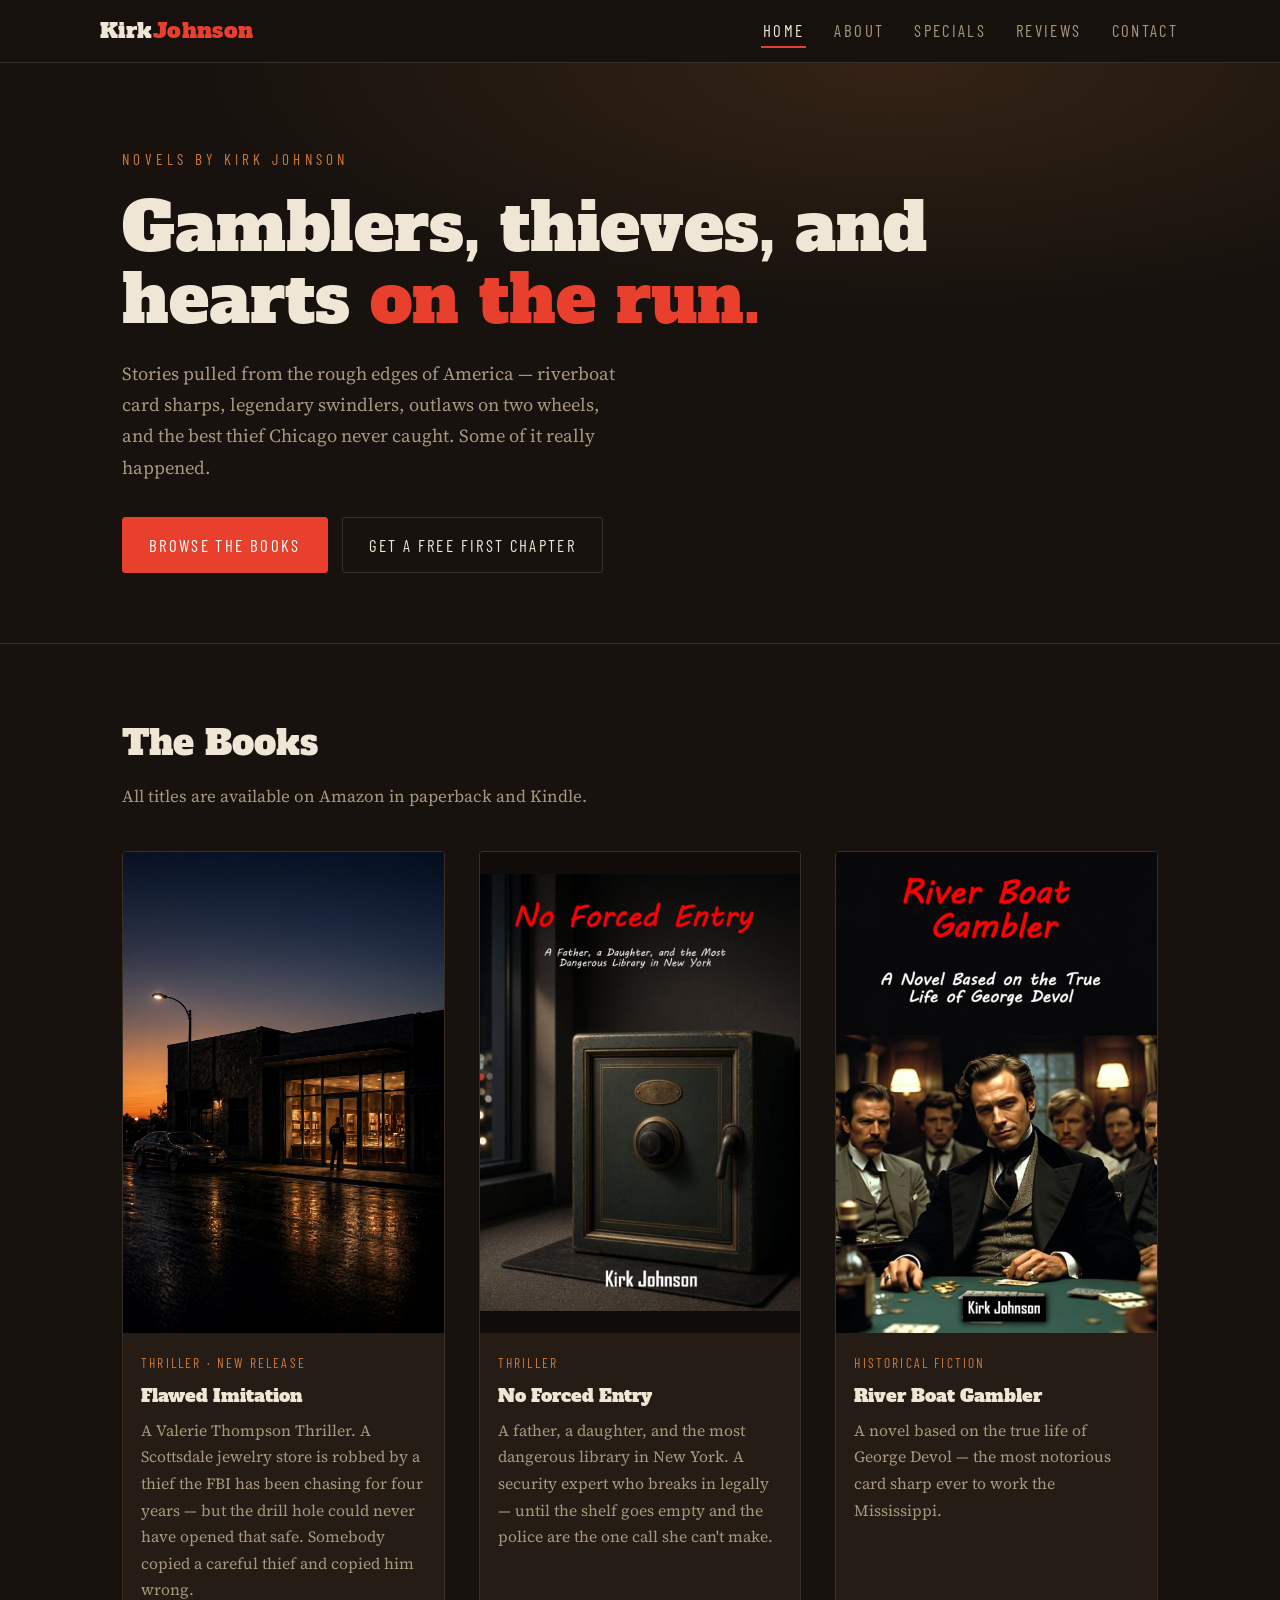
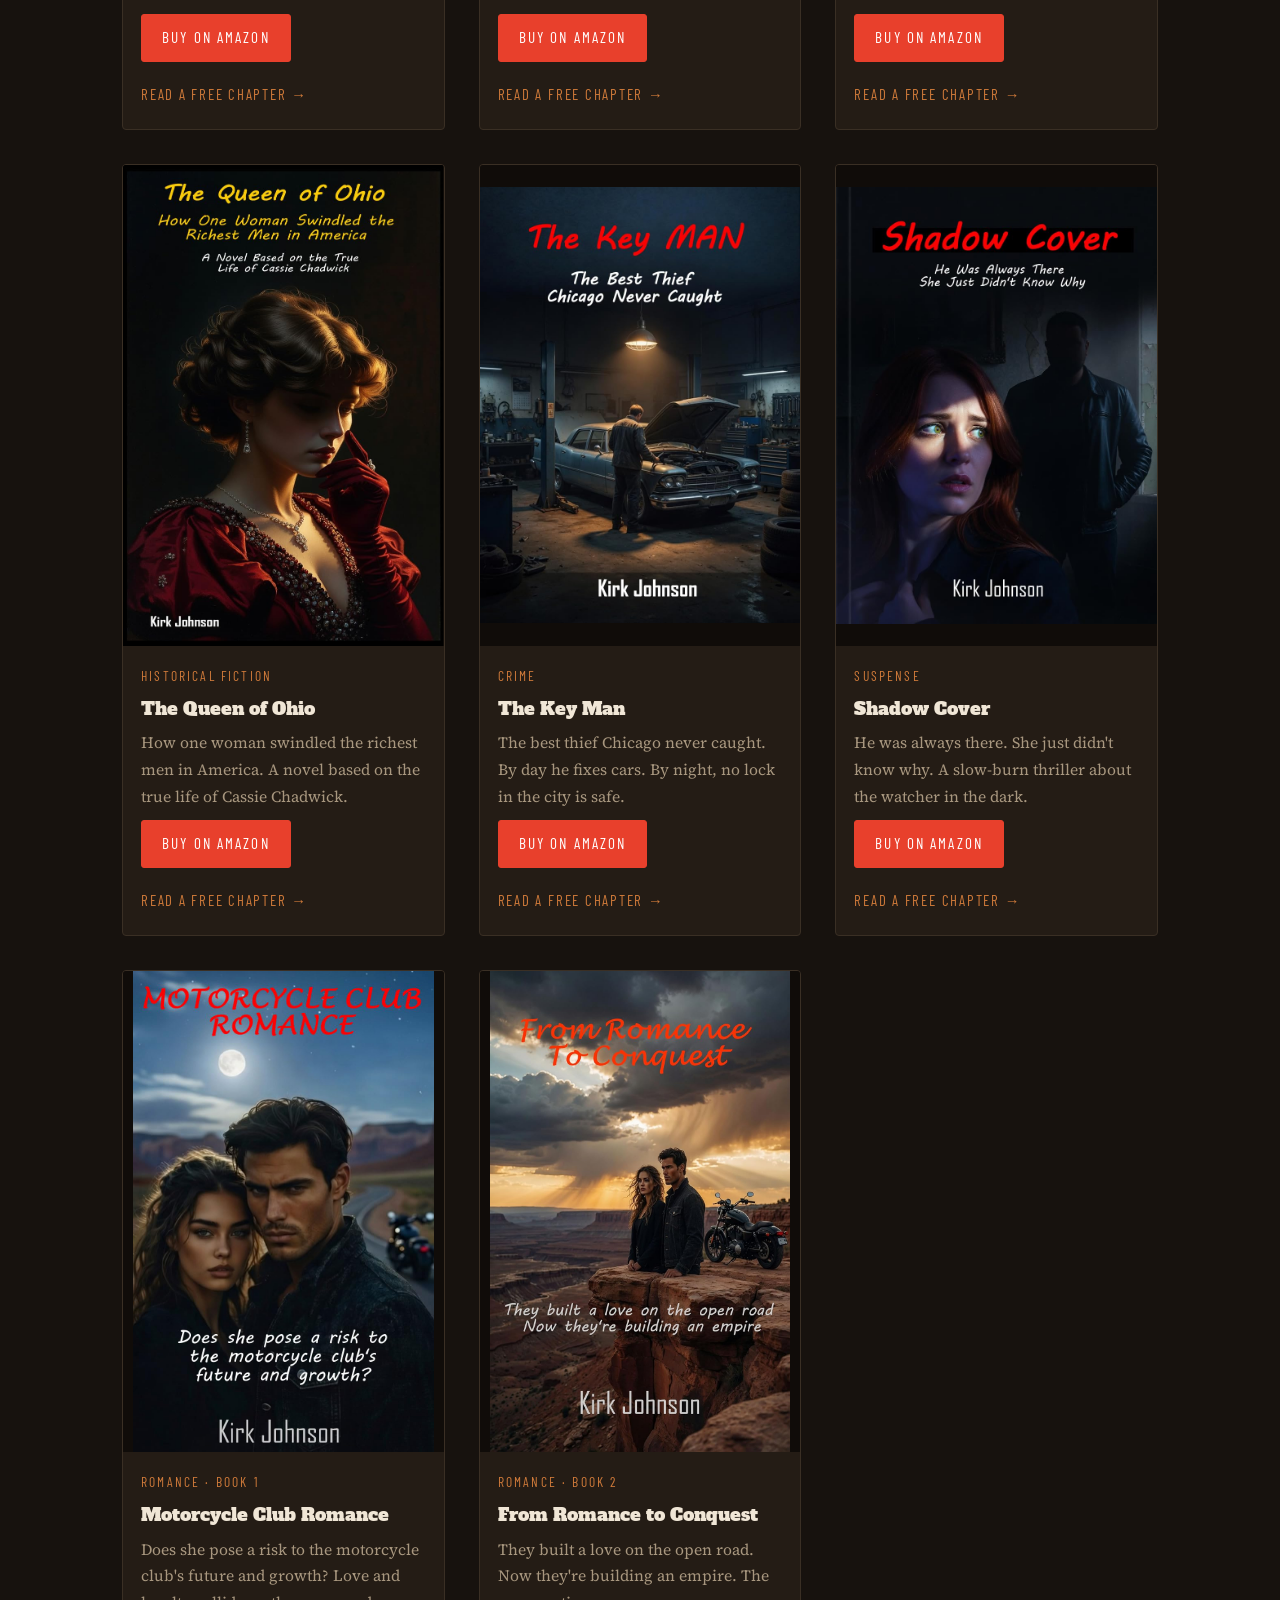
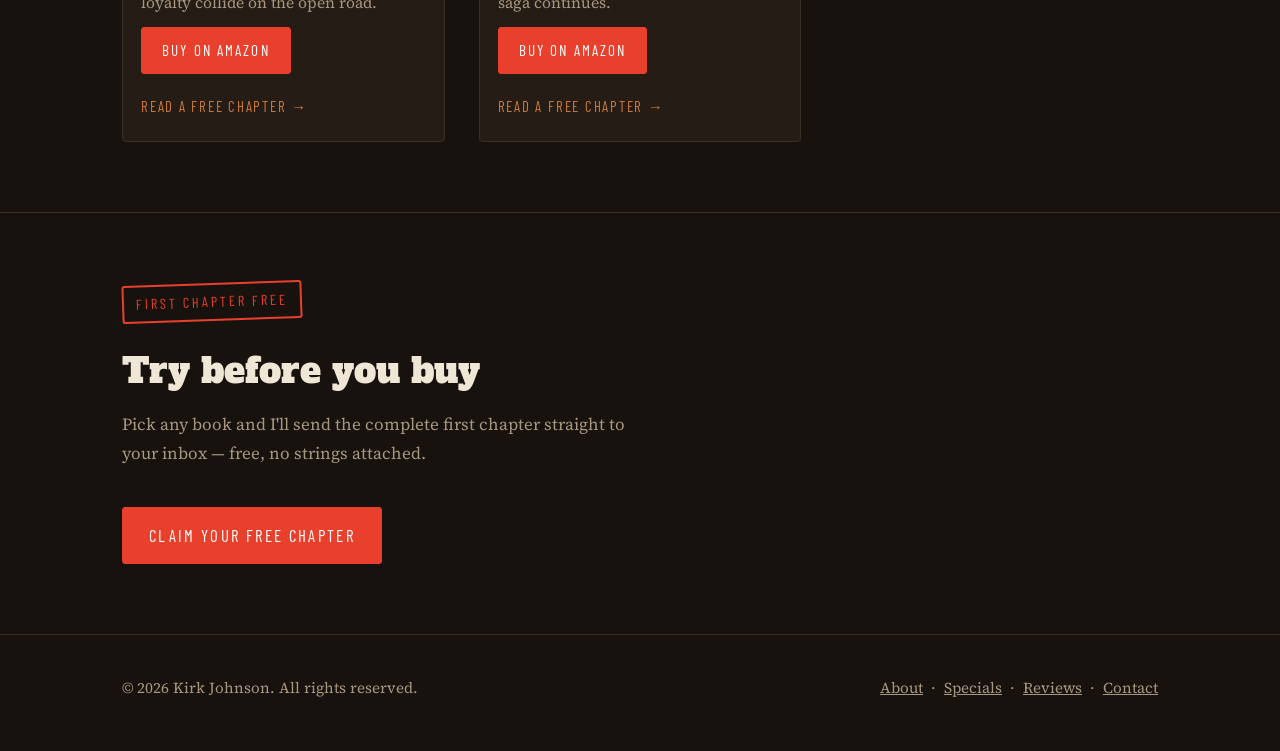
<file: index.html>
<!DOCTYPE html>
<html lang="en">
<head>
  <!-- Google tag (gtag.js) -->
  <script async src="https://www.googletagmanager.com/gtag/js?id=G-PL3GJ9SL2N"></script>
  <script>
    window.dataLayer = window.dataLayer || [];
    function gtag(){dataLayer.push(arguments);}
    gtag("js", new Date());
    gtag("config", "G-PL3GJ9SL2N");
  </script>
  <meta charset="UTF-8">
  <meta name="viewport" content="width=device-width, initial-scale=1.0">
  <title>Kirk Johnson — Author of Crime, Romance &amp; Historical Fiction</title>
  <meta name="description" content="Official site of author Kirk Johnson. Riverboat gamblers, con artists, motorcycle clubs, and thieves Chicago never caught. Get a free first chapter.">
  <link rel="preconnect" href="https://fonts.googleapis.com">
  <link rel="preconnect" href="https://fonts.gstatic.com" crossorigin>
  <link href="https://fonts.googleapis.com/css2?family=Alfa+Slab+One&family=Barlow+Condensed:wght@400;500&family=Source+Serif+4:ital,wght@0,400;0,600;1,400&display=swap" rel="stylesheet">
  <link rel="canonical" href="https://kirkjohnsonbooks.com/">
  <meta property="og:type" content="website">
  <meta property="og:site_name" content="Kirk Johnson Books">
  <meta property="og:title" content="Kirk Johnson — Author of Crime, Romance & Historical Fiction">
  <meta property="og:description" content="Riverboat gamblers, con artists, motorcycle clubs, and the best thief Chicago never caught. Some of it really happened. Get a free first chapter.">
  <meta property="og:url" content="https://kirkjohnsonbooks.com/">
  <meta property="og:image" content="https://kirkjohnsonbooks.com/images/gambler.jpg">
  <meta name="twitter:card" content="summary_large_image">
  <meta name="twitter:title" content="Kirk Johnson — Author of Crime, Romance & Historical Fiction">
  <meta name="twitter:description" content="Riverboat gamblers, con artists, motorcycle clubs, and the best thief Chicago never caught. Some of it really happened. Get a free first chapter.">
  <meta name="twitter:image" content="https://kirkjohnsonbooks.com/images/gambler.jpg">
  <link rel="stylesheet" href="css/style.css">
  <script type="application/ld+json">
{
  "@context": "https://schema.org",
  "@graph": [
    {
      "@type": "WebSite",
      "@id": "https://kirkjohnsonbooks.com/#website",
      "url": "https://kirkjohnsonbooks.com/",
      "name": "Kirk Johnson Books",
      "description": "Official site of author Kirk Johnson.",
      "publisher": {
        "@id": "https://kirkjohnsonbooks.com/#kirkjohnson"
      }
    },
    {
      "@type": "Person",
      "@id": "https://kirkjohnsonbooks.com/#kirkjohnson",
      "name": "Kirk Johnson",
      "url": "https://kirkjohnsonbooks.com/",
      "image": "https://kirkjohnsonbooks.com/images/kirk_johnson.jpg",
      "jobTitle": "Author",
      "description": "Author of crime, romance, and historical fiction, including novels based on the true lives of George Devol and Cassie Chadwick.",
      "address": {
        "@type": "PostalAddress",
        "addressLocality": "Phoenix",
        "addressRegion": "AZ",
        "addressCountry": "US"
      }
    },
    {
      "@type": "Book",
      "@id": "https://kirkjohnsonbooks.com/#B0H6R3XZB8",
      "name": "River Boat Gambler",
      "author": {
        "@id": "https://kirkjohnsonbooks.com/#kirkjohnson"
      },
      "description": "A novel based on the true life of George Devol, the most notorious card sharp ever to work the Mississippi riverboats.",
      "image": "https://kirkjohnsonbooks.com/images/gambler.jpg",
      "url": "https://www.amazon.com/dp/B0H6R3XZB8",
      "bookFormat": "https://schema.org/EBook",
      "inLanguage": "en",
      "offers": {
        "@type": "Offer",
        "availability": "https://schema.org/InStock",
        "url": "https://www.amazon.com/dp/B0H6R3XZB8"
      }
    },
    {
      "@type": "Book",
      "@id": "https://kirkjohnsonbooks.com/#B0H8FL5WJK",
      "name": "The Queen of Ohio",
      "author": {
        "@id": "https://kirkjohnsonbooks.com/#kirkjohnson"
      },
      "description": "How one woman swindled the richest men in America. A novel based on the true life of Cassie Chadwick.",
      "image": "https://kirkjohnsonbooks.com/images/the_queen.jpg",
      "url": "https://www.amazon.com/dp/B0H8FL5WJK",
      "bookFormat": "https://schema.org/EBook",
      "inLanguage": "en",
      "offers": {
        "@type": "Offer",
        "availability": "https://schema.org/InStock",
        "url": "https://www.amazon.com/dp/B0H8FL5WJK"
      }
    },
    {
      "@type": "Book",
      "@id": "https://kirkjohnsonbooks.com/#B0H8FMM6KW",
      "name": "The Key Man",
      "author": {
        "@id": "https://kirkjohnsonbooks.com/#kirkjohnson"
      },
      "description": "The best thief Chicago never caught. By day he fixes cars. By night, no lock in the city is safe.",
      "image": "https://kirkjohnsonbooks.com/images/the_key_man_cover.jpg",
      "url": "https://www.amazon.com/dp/B0H8FMM6KW",
      "bookFormat": "https://schema.org/EBook",
      "inLanguage": "en",
      "offers": {
        "@type": "Offer",
        "availability": "https://schema.org/InStock",
        "url": "https://www.amazon.com/dp/B0H8FMM6KW"
      }
    },
    {
      "@type": "Book",
      "@id": "https://kirkjohnsonbooks.com/#B0H8FTFB95",
      "name": "Shadow Cover",
      "author": {
        "@id": "https://kirkjohnsonbooks.com/#kirkjohnson"
      },
      "description": "He was always there. She just didn't know why. A slow-burn thriller about the watcher in the dark.",
      "image": "https://kirkjohnsonbooks.com/images/shadow.jpg",
      "url": "https://www.amazon.com/dp/B0H8FTFB95",
      "bookFormat": "https://schema.org/EBook",
      "inLanguage": "en",
      "offers": {
        "@type": "Offer",
        "availability": "https://schema.org/InStock",
        "url": "https://www.amazon.com/dp/B0H8FTFB95"
      }
    },
    {
      "@type": "Book",
      "@id": "https://kirkjohnsonbooks.com/#B0GNNN34G7",
      "name": "Motorcycle Club Romance",
      "author": {
        "@id": "https://kirkjohnsonbooks.com/#kirkjohnson"
      },
      "description": "Book one of the Motorcycle Romance series. Does she pose a risk to the club's future and growth? Love and loyalty collide on the open road.",
      "image": "https://kirkjohnsonbooks.com/images/motorcycle_club_romance.jpg",
      "url": "https://www.amazon.com/dp/B0GNNN34G7",
      "bookFormat": "https://schema.org/EBook",
      "inLanguage": "en",
      "offers": {
        "@type": "Offer",
        "availability": "https://schema.org/InStock",
        "url": "https://www.amazon.com/dp/B0GNNN34G7"
      },
      "isPartOf": {
        "@type": "BookSeries",
        "name": "Motorcycle Romance"
      },
      "position": 1
    },
    {
      "@type": "Book",
      "@id": "https://kirkjohnsonbooks.com/#B0GZY3W813",
      "name": "From Romance to Conquest",
      "author": {
        "@id": "https://kirkjohnsonbooks.com/#kirkjohnson"
      },
      "description": "Book two, and the sequel to Motorcycle Club Romance. They built a love on the open road — now they're building an empire.",
      "image": "https://kirkjohnsonbooks.com/images/from_romance_to_conquest.jpg",
      "url": "https://www.amazon.com/dp/B0GZY3W813",
      "bookFormat": "https://schema.org/EBook",
      "inLanguage": "en",
      "offers": {
        "@type": "Offer",
        "availability": "https://schema.org/InStock",
        "url": "https://www.amazon.com/dp/B0GZY3W813"
      },
      "isPartOf": {
        "@type": "BookSeries",
        "name": "Motorcycle Romance"
      },
      "position": 2
    }
  ]
}
  </script>
</head>
<body>

<header>
  <div class="wrap nav">
    <a class="brand" href="index.html">Kirk<span>Johnson</span></a>
    <nav aria-label="Main navigation">
      <ul>
        <li><a href="index.html" class="active">Home</a></li>
        <li><a href="about.html">About</a></li>
        <li><a href="specials.html">Specials</a></li>
        <li><a href="reviews.html">Reviews</a></li>
        <li><a href="contact.html">Contact</a></li>
      </ul>
    </nav>
  </div>
</header>

<main>

  <section class="hero">
    <div class="wrap">
      <p class="eyebrow">Novels by Kirk Johnson</p>
      <h1>Gamblers, thieves, and hearts <em>on the run.</em></h1>
      <p class="lede">
        Stories pulled from the rough edges of America — riverboat card sharps,
        legendary swindlers, outlaws on two wheels, and the best thief Chicago
        never caught. Some of it really happened.
      </p>
      <div class="btn-row">
        <a class="btn solid" href="#books">Browse the Books</a>
        <a data-track="Free Chapter" data-track-action="free_chapter_click" data-track-label="CTA button" class="btn ghost" href="specials.html">Get a Free First Chapter</a>
      </div>
    </div>
  </section>

  <section class="section" id="books">
    <div class="wrap">
      <h2 class="section-title">The Books</h2>
      <p class="section-sub">All titles are available on Amazon in paperback and Kindle.</p>

      <div class="shelf">

                        <article class="book">
          <div class="cover">
            <img src="images/flawed_imitation.jpg" alt="Flawed Imitation book cover — an FBI agent outside a jewelry store at night">
          </div>
          <div class="info">
            <span class="genre">Thriller · New Release</span>
            <h3><a href="flawed-imitation.html">Flawed Imitation</a></h3>
            <p>A Valerie Thompson Thriller. A Scottsdale jewelry store is robbed by a thief the FBI has been chasing for four years — but the drill hole could never have opened that safe. Somebody copied a careful thief and copied him wrong.</p>
            <a data-track="Buy on Amazon" data-track-action="buy_click" data-track-label="Flawed Imitation" class="btn solid" href="https://www.amazon.com/dp/B0HKPYWGZ5" target="_blank" rel="noopener">Buy on Amazon</a>
            <a class="lander-link" href="flawed-imitation.html">Read a free chapter &rarr;</a>
          </div>
        </article>

        <article class="book">
          <div class="cover">
            <img src="images/no_forced_entry.jpg" alt="No Forced Entry book cover — an old iron safe by a window at night with city lights beyond">
          </div>
          <div class="info">
            <span class="genre">Thriller</span>
            <h3><a href="no-forced-entry.html">No Forced Entry</a></h3>
            <p>A father, a daughter, and the most dangerous library in New York. A security expert who breaks in legally — until the shelf goes empty and the police are the one call she can't make.</p>
            <a data-track="Buy on Amazon" data-track-action="buy_click" data-track-label="No Forced Entry" class="btn solid" href="https://www.amazon.com/dp/B0HFTF84K3" target="_blank" rel="noopener">Buy on Amazon</a>
            <a class="lander-link" href="no-forced-entry.html">Read a free chapter &rarr;</a>
          </div>
        </article>
        <article class="book">
          <div class="cover">
            <img src="images/gambler.jpg" alt="River Boat Gambler book cover — a gambler in a black coat at a card table">
          </div>
          <div class="info">
            <span class="genre">Historical Fiction</span>
            <h3><a href="river-boat-gambler.html">River Boat Gambler</a></h3>
            <p>A novel based on the true life of George Devol — the most notorious card sharp ever to work the Mississippi.</p>
            <a data-track="Buy on Amazon" data-track-action="buy_click" data-track-label="River Boat Gambler" class="btn solid" href="https://www.amazon.com/dp/B0H6R3XZB8" target="_blank" rel="noopener">Buy on Amazon</a>
            <a class="lander-link" href="river-boat-gambler.html">Read a free chapter &rarr;</a>
          </div>
        </article>

        <article class="book">
          <div class="cover">
            <img src="images/the_queen.jpg" alt="The Queen of Ohio book cover — a woman in a red gown against a dark background">
          </div>
          <div class="info">
            <span class="genre">Historical Fiction</span>
            <h3><a href="the-queen-of-ohio.html">The Queen of Ohio</a></h3>
            <p>How one woman swindled the richest men in America. A novel based on the true life of Cassie Chadwick.</p>
            <a data-track="Buy on Amazon" data-track-action="buy_click" data-track-label="The Queen of Ohio" class="btn solid" href="https://www.amazon.com/dp/B0H8FL5WJK" target="_blank" rel="noopener">Buy on Amazon</a>
            <a class="lander-link" href="the-queen-of-ohio.html">Read a free chapter &rarr;</a>
          </div>
        </article>

        <article class="book">
          <div class="cover">
            <img src="images/the_key_man_cover.jpg" alt="The Key Man book cover — a man working under the hood of a car in a dim garage">
          </div>
          <div class="info">
            <span class="genre">Crime</span>
            <h3><a href="the-key-man.html">The Key Man</a></h3>
            <p>The best thief Chicago never caught. By day he fixes cars. By night, no lock in the city is safe.</p>
            <a data-track="Buy on Amazon" data-track-action="buy_click" data-track-label="The Key Man" class="btn solid" href="https://www.amazon.com/dp/B0H8FMM6KW" target="_blank" rel="noopener">Buy on Amazon</a>
            <a class="lander-link" href="the-key-man.html">Read a free chapter &rarr;</a>
          </div>
        </article>

        <article class="book">
          <div class="cover">
            <img src="images/shadow.jpg" alt="Shadow Cover book cover — a woman looking over her shoulder at a man in the shadows">
          </div>
          <div class="info">
            <span class="genre">Suspense</span>
            <h3><a href="shadow-cover.html">Shadow Cover</a></h3>
            <p>He was always there. She just didn't know why. A slow-burn thriller about the watcher in the dark.</p>
            <a data-track="Buy on Amazon" data-track-action="buy_click" data-track-label="Shadow Cover" class="btn solid" href="https://www.amazon.com/dp/B0H8FTFB95" target="_blank" rel="noopener">Buy on Amazon</a>
            <a class="lander-link" href="shadow-cover.html">Read a free chapter &rarr;</a>
          </div>
        </article>

        <article class="book">
          <div class="cover">
            <img src="images/motorcycle_club_romance.jpg" alt="Motorcycle Club Romance book cover — a couple under a full moon on a desert highway">
          </div>
          <div class="info">
            <span class="genre">Romance · Book 1</span>
            <h3><a href="motorcycle-club-romance.html">Motorcycle Club Romance</a></h3>
            <p>Does she pose a risk to the motorcycle club's future and growth? Love and loyalty collide on the open road.</p>
            <a data-track="Buy on Amazon" data-track-action="buy_click" data-track-label="Motorcycle Club Romance" class="btn solid" href="https://www.amazon.com/dp/B0GNNN34G7" target="_blank" rel="noopener">Buy on Amazon</a>
            <a class="lander-link" href="motorcycle-club-romance.html">Read a free chapter &rarr;</a>
          </div>
        </article>

        <article class="book">
          <div class="cover">
            <img src="images/from_romance_to_conquest.jpg" alt="From Romance to Conquest book cover — a couple on a canyon rim beside a motorcycle at sunset">
          </div>
          <div class="info">
            <span class="genre">Romance · Book 2</span>
            <h3><a href="from-romance-to-conquest.html">From Romance to Conquest</a></h3>
            <p>They built a love on the open road. Now they're building an empire. The saga continues.</p>
            <a data-track="Buy on Amazon" data-track-action="buy_click" data-track-label="From Romance to Conquest" class="btn solid" href="https://www.amazon.com/dp/B0GZY3W813" target="_blank" rel="noopener">Buy on Amazon</a>
            <a class="lander-link" href="from-romance-to-conquest.html">Read a free chapter &rarr;</a>
          </div>
        </article>

      </div>
    </div>
  </section>

  <section class="section">
    <div class="wrap">
      <span class="stamp">First Chapter Free</span>
      <h2 class="section-title">Try before you buy</h2>
      <p class="section-sub">
        Pick any book and I'll send the complete first chapter straight to your
        inbox — free, no strings attached.
      </p>
      <a data-track="Free Chapter" data-track-action="free_chapter_click" data-track-label="CTA button" class="btn solid" href="specials.html">Claim Your Free Chapter</a>
    </div>
  </section>

</main>

<footer>
  <div class="wrap footer-inner">
    <div>&copy; 2026 Kirk Johnson. All rights reserved.</div>
    <div>
      <a href="about.html">About</a> &nbsp;·&nbsp;
      <a href="specials.html">Specials</a> &nbsp;·&nbsp;
      <a href="reviews.html">Reviews</a> &nbsp;&middot;&nbsp;
      <a href="contact.html">Contact</a>
    </div>
  </div>
</footer>

  <script>
    document.addEventListener('click', function (e) {
      var a = e.target.closest('a[data-track]');
      if (!a || typeof gtag !== 'function') return;
      gtag('event', a.getAttribute('data-track-action') || 'click', {
        'event_category': a.getAttribute('data-track'),
        'event_label': a.getAttribute('data-track-label') || a.href
      });
    });
  </script>
</body>
</html>
</file>
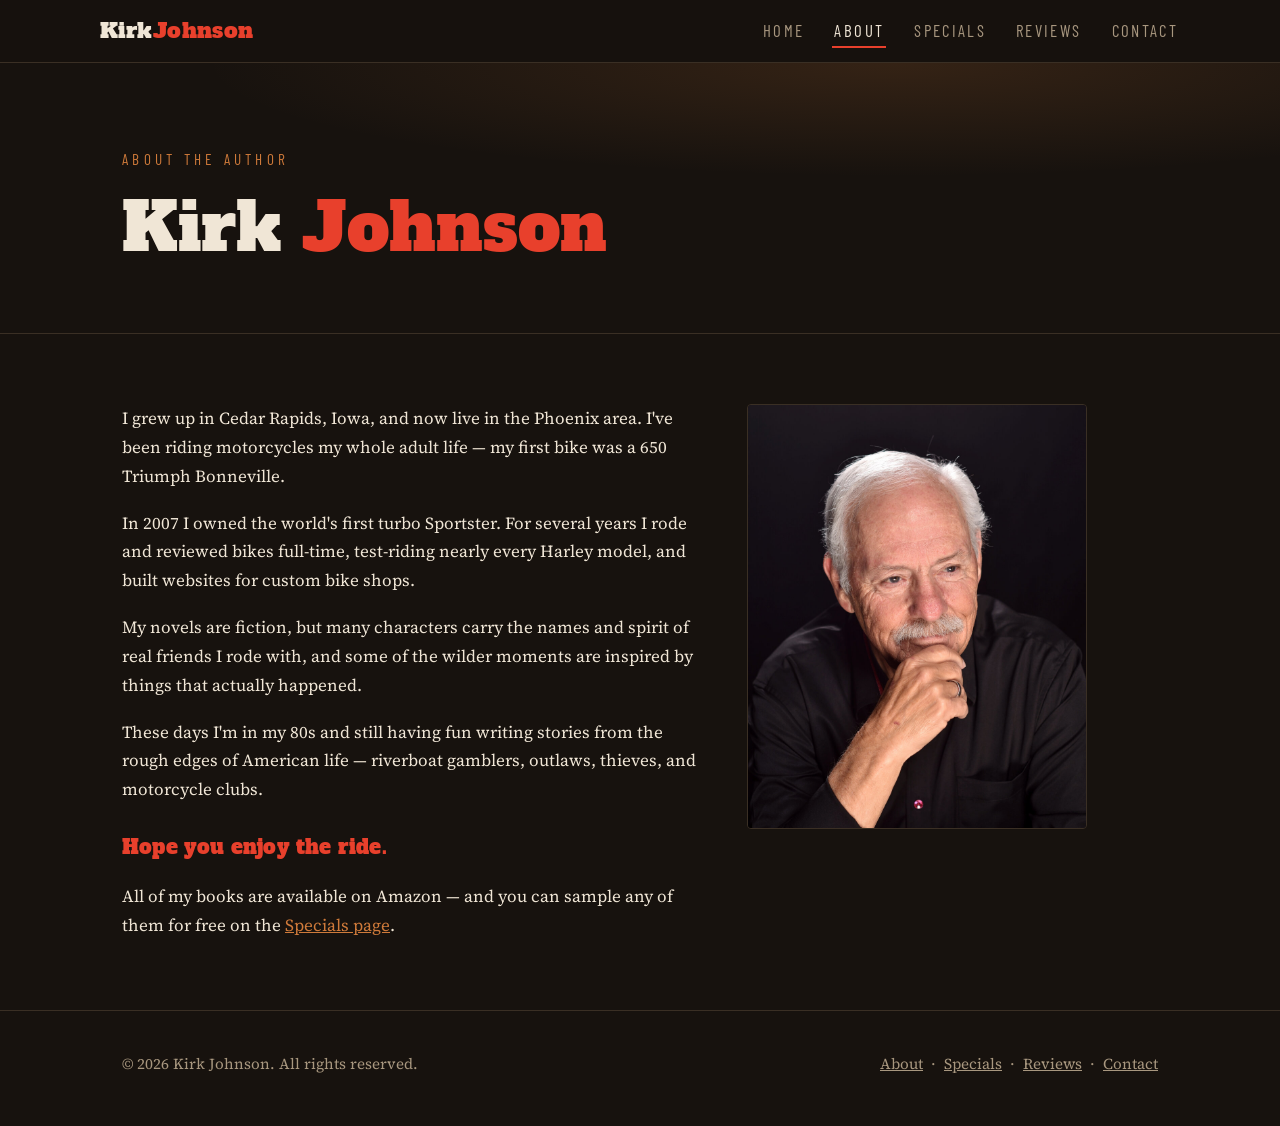
<file: about.html>
<!DOCTYPE html>
<html lang="en">
<head>
  <!-- Google tag (gtag.js) -->
  <script async src="https://www.googletagmanager.com/gtag/js?id=G-PL3GJ9SL2N"></script>
  <script>
    window.dataLayer = window.dataLayer || [];
    function gtag(){dataLayer.push(arguments);}
    gtag("js", new Date());
    gtag("config", "G-PL3GJ9SL2N");
  </script>
  <meta charset="UTF-8">
  <meta name="viewport" content="width=device-width, initial-scale=1.0">
  <title>About — Kirk Johnson, Author</title>
  <meta name="description" content="Iowa-raised, Phoenix-based, and riding since his first Triumph Bonneville. Kirk Johnson writes stories from the rough edges of American life — gamblers, outlaws, thieves, and motorcycle clubs.">
  <link rel="preconnect" href="https://fonts.googleapis.com">
  <link rel="preconnect" href="https://fonts.gstatic.com" crossorigin>
  <link href="https://fonts.googleapis.com/css2?family=Alfa+Slab+One&family=Barlow+Condensed:wght@400;500&family=Source+Serif+4:ital,wght@0,400;0,600;1,400&display=swap" rel="stylesheet">
  <link rel="canonical" href="https://kirkjohnsonbooks.com/about.html">
  <meta property="og:type" content="website">
  <meta property="og:site_name" content="Kirk Johnson Books">
  <meta property="og:title" content="About Kirk Johnson — Author">
  <meta property="og:description" content="Iowa-raised, Phoenix-based, and riding since his first Triumph Bonneville. Kirk Johnson writes stories from the rough edges of American life — gamblers, outlaws, thieves, and motorcycle clubs.">
  <meta property="og:url" content="https://kirkjohnsonbooks.com/about.html">
  <meta property="og:image" content="https://kirkjohnsonbooks.com/images/kirk_johnson.jpg">
  <meta name="twitter:card" content="summary_large_image">
  <meta name="twitter:title" content="About Kirk Johnson — Author">
  <meta name="twitter:description" content="Iowa-raised, Phoenix-based, and riding since his first Triumph Bonneville. Kirk Johnson writes stories from the rough edges of American life — gamblers, outlaws, thieves, and motorcycle clubs.">
  <meta name="twitter:image" content="https://kirkjohnsonbooks.com/images/kirk_johnson.jpg">
  <link rel="stylesheet" href="css/style.css">
</head>
<body>

<header>
  <div class="wrap nav">
    <a class="brand" href="index.html">Kirk<span>Johnson</span></a>
    <nav aria-label="Main navigation">
      <ul>
        <li><a href="index.html">Home</a></li>
        <li><a href="about.html" class="active">About</a></li>
        <li><a href="specials.html">Specials</a></li>
        <li><a href="reviews.html">Reviews</a></li>
        <li><a href="contact.html">Contact</a></li>
      </ul>
    </nav>
  </div>
</header>

<main>

  <section class="hero">
    <div class="wrap">
      <p class="eyebrow">About the Author</p>
      <h1>Kirk <em>Johnson</em></h1>
    </div>
  </section>

  <section class="section">
    <div class="wrap about-grid">

      <div class="about-copy">
        <p>
          I grew up in Cedar Rapids, Iowa, and now live in the Phoenix area.
          I've been riding motorcycles my whole adult life — my first bike was
          a 650 Triumph Bonneville.
        </p>
        <p>
          In 2007 I owned the world's first turbo Sportster. For several years
          I rode and reviewed bikes full-time, test-riding nearly every Harley
          model, and built websites for custom bike shops.
        </p>
        <p>
          My novels are fiction, but many characters carry the names and spirit
          of real friends I rode with, and some of the wilder moments are
          inspired by things that actually happened.
        </p>
        <p>
          These days I'm in my 80s and still having fun writing stories from
          the rough edges of American life — riverboat gamblers, outlaws,
          thieves, and motorcycle clubs.
        </p>
        <p class="signoff">Hope you enjoy the ride.</p>
        <p>
          All of my books are available on Amazon — and you can sample any of
          them for free on the <a href="specials.html">Specials page</a>.
        </p>
      </div>

      <div>
        <div class="portrait">
          <img src="images/kirk_johnson.jpg" alt="Author Kirk Johnson">
        </div>
      </div>

    </div>
  </section>

</main>

<footer>
  <div class="wrap footer-inner">
    <div>&copy; 2026 Kirk Johnson. All rights reserved.</div>
    <div>
      <a href="about.html">About</a> &nbsp;·&nbsp;
      <a href="specials.html">Specials</a> &nbsp;·&nbsp;
      <a href="reviews.html">Reviews</a> &nbsp;&middot;&nbsp;
      <a href="contact.html">Contact</a>
    </div>
  </div>
</footer>

  <script>
    document.addEventListener('click', function (e) {
      var a = e.target.closest('a[data-track]');
      if (!a || typeof gtag !== 'function') return;
      gtag('event', a.getAttribute('data-track-action') || 'click', {
        'event_category': a.getAttribute('data-track'),
        'event_label': a.getAttribute('data-track-label') || a.href
      });
    });
  </script>
</body>
</html>
</file>
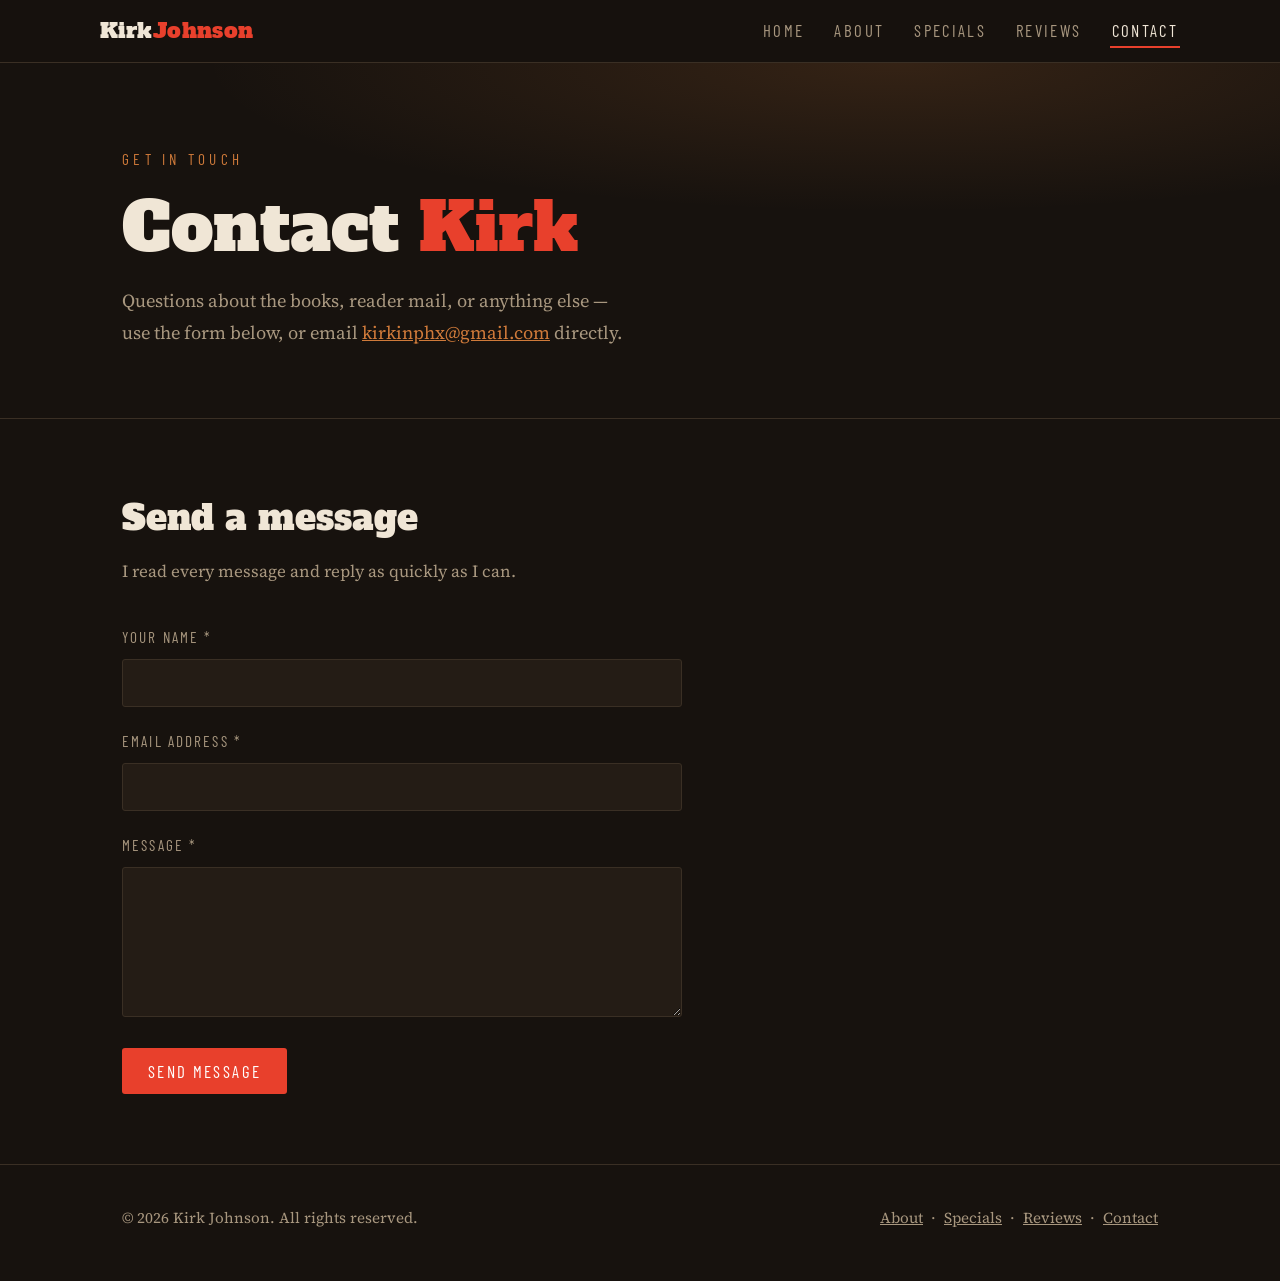
<file: contact.html>
<!DOCTYPE html>
<html lang="en">
<head>
  <!-- Google tag (gtag.js) -->
  <script async src="https://www.googletagmanager.com/gtag/js?id=G-PL3GJ9SL2N"></script>
  <script>
    window.dataLayer = window.dataLayer || [];
    function gtag(){dataLayer.push(arguments);}
    gtag("js", new Date());
    gtag("config", "G-PL3GJ9SL2N");
  </script>
  <meta charset="UTF-8">
  <meta name="viewport" content="width=device-width, initial-scale=1.0">
  <title>Contact — Kirk Johnson, Author</title>
  <meta name="description" content="Get in touch with author Kirk Johnson — questions about the books, reader mail, or anything else. Every message gets read.">
  <link rel="preconnect" href="https://fonts.googleapis.com">
  <link rel="preconnect" href="https://fonts.gstatic.com" crossorigin>
  <link href="https://fonts.googleapis.com/css2?family=Alfa+Slab+One&family=Barlow+Condensed:wght@400;500&family=Source+Serif+4:ital,wght@0,400;0,600;1,400&display=swap" rel="stylesheet">
  <link rel="canonical" href="https://kirkjohnsonbooks.com/contact.html">
  <meta property="og:type" content="website">
  <meta property="og:site_name" content="Kirk Johnson Books">
  <meta property="og:title" content="Contact Kirk Johnson — Author">
  <meta property="og:description" content="Questions about the books, reader mail, or anything else — get in touch with author Kirk Johnson.">
  <meta property="og:url" content="https://kirkjohnsonbooks.com/contact.html">
  <meta property="og:image" content="https://kirkjohnsonbooks.com/images/the_key_man_cover.jpg">
  <meta name="twitter:card" content="summary_large_image">
  <meta name="twitter:title" content="Contact Kirk Johnson — Author">
  <meta name="twitter:description" content="Questions about the books, reader mail, or anything else — get in touch with author Kirk Johnson.">
  <meta name="twitter:image" content="https://kirkjohnsonbooks.com/images/the_key_man_cover.jpg">
  <link rel="stylesheet" href="css/style.css">
</head>
<body>

<header>
  <div class="wrap nav">
    <a class="brand" href="index.html">Kirk<span>Johnson</span></a>
    <nav aria-label="Main navigation">
      <ul>
        <li><a href="index.html">Home</a></li>
        <li><a href="about.html">About</a></li>
        <li><a href="specials.html">Specials</a></li>
        <li><a href="reviews.html">Reviews</a></li>
        <li><a href="contact.html" class="active">Contact</a></li>
      </ul>
    </nav>
  </div>
</header>

<main>

  <section class="hero">
    <div class="wrap">
      <p class="eyebrow">Get in Touch</p>
      <h1>Contact <em>Kirk</em></h1>
      <p class="lede">
        Questions about the books, reader mail, or anything else — use the
        form below, or email
        <a href="mailto:kirkinphx@gmail.com">kirkinphx@gmail.com</a> directly.
      </p>
    </div>
  </section>

  <section class="section">
    <div class="wrap">
      <h2 class="section-title">Send a message</h2>
      <p class="section-sub">I read every message and reply as quickly as I can.</p>

      <!-- Netlify form: submissions appear in your Netlify dashboard
           under Forms > contact. -->
      <form name="contact" method="POST" action="/thanks.html"
            data-netlify="true" netlify-honeypot="bot-field">
        <input type="hidden" name="form-name" value="contact">
        <p style="display:none">
          <label>Don't fill this out if you're human: <input name="bot-field"></label>
        </p>

        <div class="field">
          <label for="name">Your name *</label>
          <input type="text" id="name" name="name" required autocomplete="name">
        </div>

        <div class="field">
          <label for="email">Email address *</label>
          <input type="email" id="email" name="email" required autocomplete="email">
        </div>

        <div class="field">
          <label for="message">Message *</label>
          <textarea id="message" name="message" required></textarea>
        </div>

        <button class="btn" type="submit">Send Message</button>
      </form>
    </div>
  </section>

</main>

<footer>
  <div class="wrap footer-inner">
    <div>&copy; 2026 Kirk Johnson. All rights reserved.</div>
    <div>
      <a href="about.html">About</a> &nbsp;·&nbsp;
      <a href="specials.html">Specials</a> &nbsp;·&nbsp;
      <a href="reviews.html">Reviews</a> &nbsp;&middot;&nbsp;
      <a href="contact.html">Contact</a>
    </div>
  </div>
</footer>

  <script>
    document.addEventListener('click', function (e) {
      var a = e.target.closest('a[data-track]');
      if (!a || typeof gtag !== 'function') return;
      gtag('event', a.getAttribute('data-track-action') || 'click', {
        'event_category': a.getAttribute('data-track'),
        'event_label': a.getAttribute('data-track-label') || a.href
      });
    });
  </script>
</body>
</html>
</file>
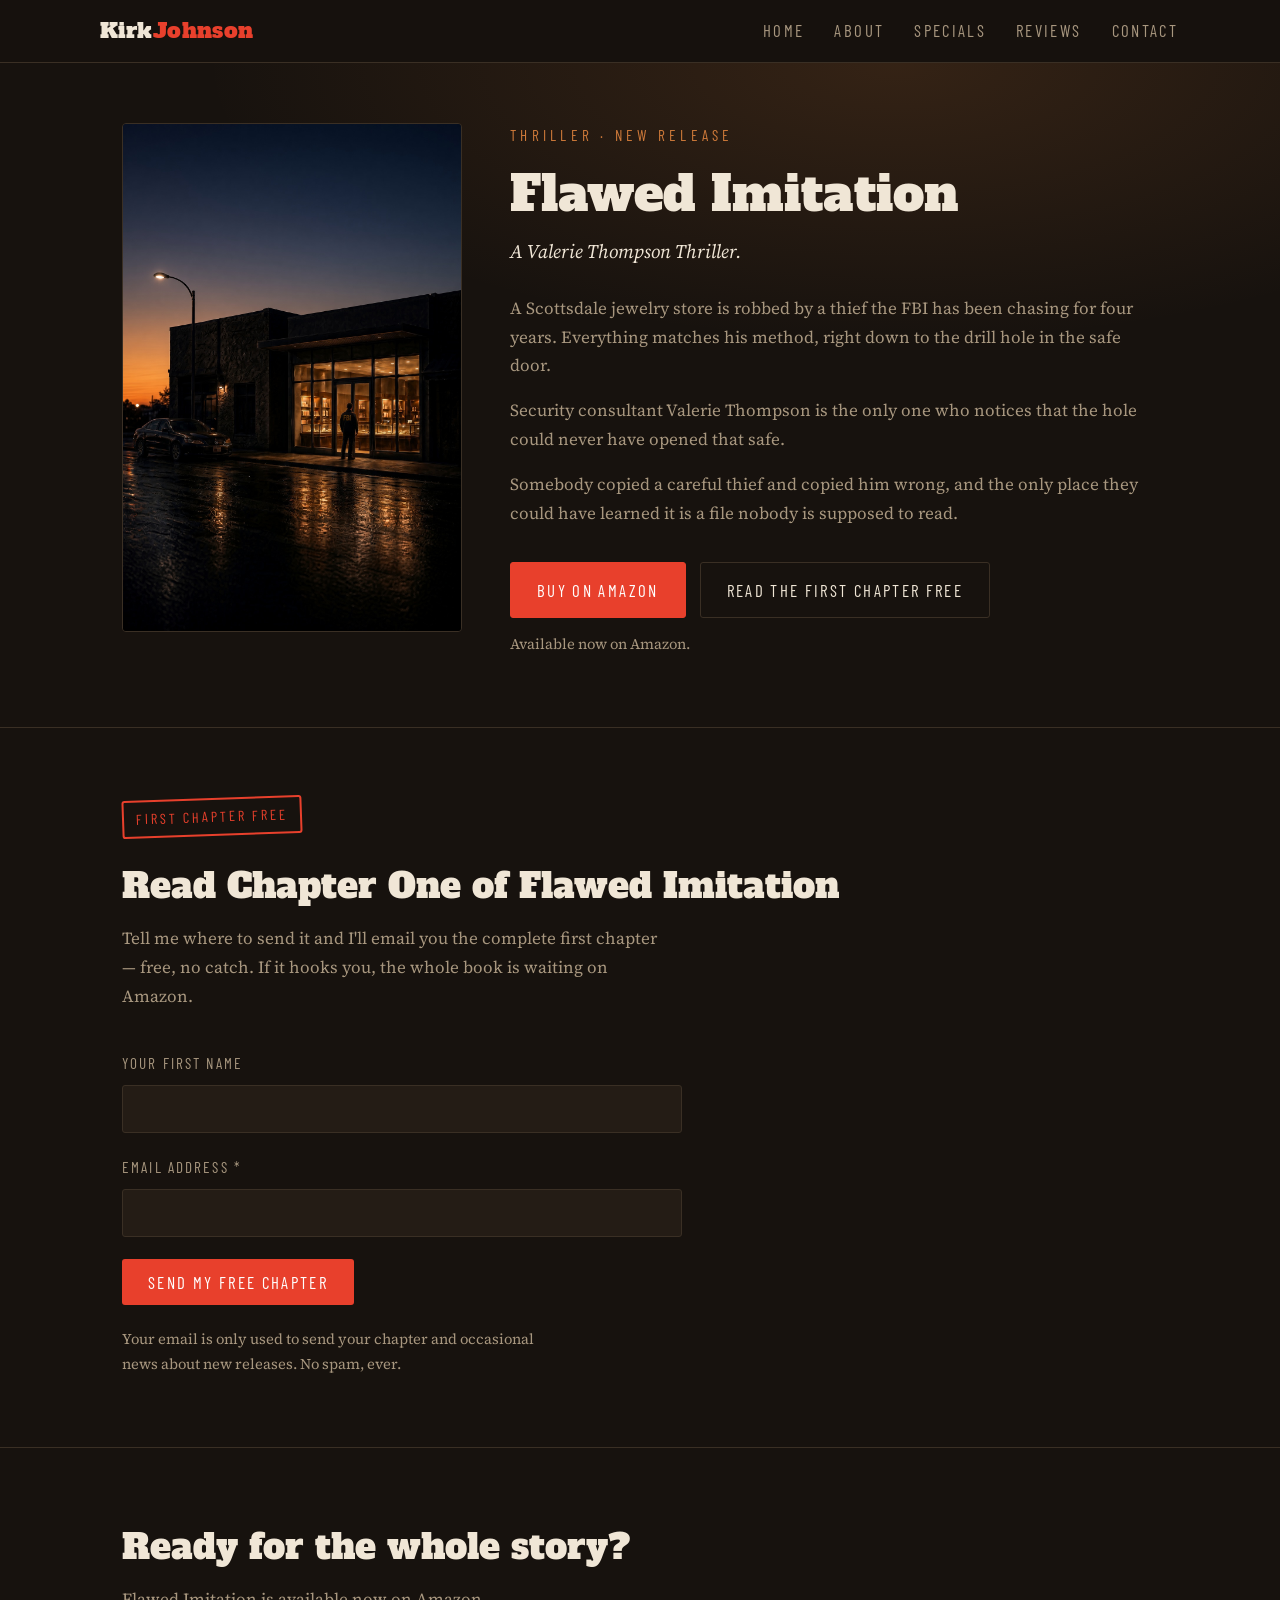
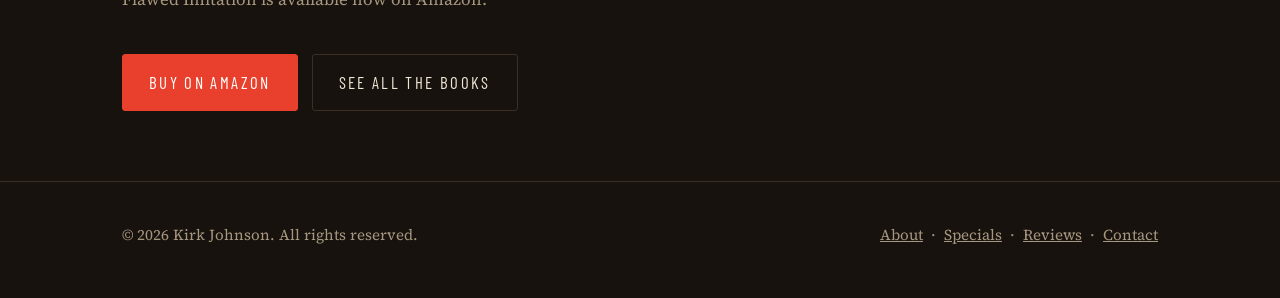
<file: flawed-imitation.html>
<!DOCTYPE html>
<html lang="en">
<head>
  <!-- Google tag (gtag.js) -->
  <script async src="https://www.googletagmanager.com/gtag/js?id=G-PL3GJ9SL2N"></script>
  <script>
    window.dataLayer = window.dataLayer || [];
    function gtag(){dataLayer.push(arguments);}
    gtag("js", new Date());
    gtag("config", "G-PL3GJ9SL2N");
  </script>

  <!-- Per-book config: change these 2 values on each page -->
  <script>
    window.BOOK_INFO = {
      title: "Flawed Imitation",
      asin:  "B0HKPYWGZ5"
    };
  </script>

  <!-- Reusable tracking script: identical on all pages -->
  <script>
  (function () {
    function track(eventName, extraParams) {
      if (typeof gtag !== "function") return;
      var params = {
        book_title: window.BOOK_INFO ? window.BOOK_INFO.title : "(unknown)",
        book_asin:  window.BOOK_INFO ? window.BOOK_INFO.asin  : "(unknown)"
      };
      for (var k in extraParams) { params[k] = extraParams[k]; }
      gtag("event", eventName, params);
    }
    document.addEventListener("DOMContentLoaded", function () {
      // Track clicks to Amazon
      document.querySelectorAll('a[href*="amazon."]').forEach(function (link) {
        link.addEventListener("click", function () {
          track("amazon_click", { link_url: link.href });
        });
      });
      // Track free-first-chapter form submission
      var form = document.querySelector("#chapter-form");
      if (form) {
        form.addEventListener("submit", function () {
          track("chapter_request", {});
        });
      }
    });
  })();
  </script>

  <meta charset="UTF-8">
  <meta name="viewport" content="width=device-width, initial-scale=1.0">
  <title>Flawed Imitation — Kirk Johnson</title>
  <meta name="description" content="A Valerie Thompson Thriller. A Scottsdale jewelry store is robbed by a thief the FBI has been chasing for four years — but the drill hole could never have opened that safe.">
  <link rel="canonical" href="https://kirkjohnsonbooks.com/flawed-imitation.html">
  <meta property="og:type" content="book">
  <meta property="og:site_name" content="Kirk Johnson Books">
  <meta property="og:title" content="Flawed Imitation — Kirk Johnson">
  <meta property="og:description" content="A Valerie Thompson Thriller. A Scottsdale jewelry store is robbed by a thief the FBI has been chasing for four years — but the drill hole could never have opened that safe.">
  <meta property="og:url" content="https://kirkjohnsonbooks.com/flawed-imitation.html">
  <meta property="og:image" content="https://kirkjohnsonbooks.com/images/flawed_imitation.jpg">
  <meta name="twitter:card" content="summary_large_image">
  <meta name="twitter:title" content="Flawed Imitation — Kirk Johnson">
  <meta name="twitter:description" content="A Valerie Thompson Thriller. A Scottsdale jewelry store is robbed by a thief the FBI has been chasing for four years — but the drill hole could never have opened that safe.">
  <meta name="twitter:image" content="https://kirkjohnsonbooks.com/images/flawed_imitation.jpg">
  <link rel="preconnect" href="https://fonts.googleapis.com">
  <link rel="preconnect" href="https://fonts.gstatic.com" crossorigin>
  <link href="https://fonts.googleapis.com/css2?family=Alfa+Slab+One&family=Barlow+Condensed:wght@400;500&family=Source+Serif+4:ital,wght@0,400;0,600;1,400&display=swap" rel="stylesheet">
  <link rel="stylesheet" href="css/style.css">
  <script type="application/ld+json">
  {
    "@context": "https://schema.org",
    "@type": "Book",
    "name": "Flawed Imitation",
    "author": { "@type": "Person", "name": "Kirk Johnson",
      "url": "https://kirkjohnsonbooks.com/" },
    "image": "https://kirkjohnsonbooks.com/images/flawed_imitation.jpg",
    "url": "https://kirkjohnsonbooks.com/flawed-imitation.html",
    "description": "A Valerie Thompson Thriller. A Scottsdale jewelry store is robbed by a thief the FBI has been chasing for four years — but the drill hole could never have opened that safe.",
    "bookFormat": "https://schema.org/Paperback",
    "inLanguage": "en",
    "offers": { "@type": "Offer", "url": "https://www.amazon.com/dp/B0HKPYWGZ5",
      "availability": "https://schema.org/InStock" }
  }
  </script>
</head>
<body>

<header>
  <div class="wrap nav">
    <a class="brand" href="index.html">Kirk<span>Johnson</span></a>
    <nav aria-label="Main navigation">
      <ul>
        <li><a href="index.html">Home</a></li>
        <li><a href="about.html">About</a></li>
        <li><a href="specials.html">Specials</a></li>
        <li><a href="reviews.html">Reviews</a></li>
        <li><a href="contact.html">Contact</a></li>
      </ul>
    </nav>
  </div>
</header>

<main>

  <section class="section book-hero">
    <div class="wrap book-lander">

      <div class="book-lander-cover">
        <img src="images/flawed_imitation.jpg" alt="Flawed Imitation book cover — an FBI agent outside a jewelry store at night">
      </div>

      <div class="book-lander-copy">
        <p class="eyebrow">Thriller · New Release</p>
        <h1>Flawed Imitation</h1>
        <p class="lede">A Valerie Thompson Thriller.</p>

        <div class="book-lander-desc">
          <p>A Scottsdale jewelry store is robbed by a thief the FBI has been chasing for four years. Everything matches his method, right down to the drill hole in the safe door.</p>
          <p>Security consultant Valerie Thompson is the only one who notices that the hole could never have opened that safe.</p>
          <p>Somebody copied a careful thief and copied him wrong, and the only place they could have learned it is a file nobody is supposed to read.</p>
        </div>

        <div class="btn-row">
          <a class="btn solid" href="https://www.amazon.com/dp/B0HKPYWGZ5" target="_blank" rel="noopener">Buy on Amazon</a>
          <a class="btn ghost" href="#free-chapter">Read the First Chapter Free</a>
        </div>
        <p class="fineprint">Available now on Amazon.</p>
      </div>

    </div>
  </section>

  <section class="section" id="free-chapter">
    <div class="wrap">
      <span class="stamp">First Chapter Free</span>
      <h2 class="section-title">Read Chapter One of Flawed Imitation</h2>
      <p class="section-sub">
        Tell me where to send it and I'll email you the complete first chapter —
        free, no catch. If it hooks you, the whole book is waiting on Amazon.
      </p>

      <form id="chapter-form" name="chapter-request" method="POST" action="/thanks.html"
            data-netlify="true" netlify-honeypot="bot-field">
        <input type="hidden" name="form-name" value="chapter-request">
        <input type="hidden" name="book" value="Flawed Imitation">
        <p style="display:none">
          <label>Don't fill this out if you're human: <input name="bot-field"></label>
        </p>

        <div class="field">
          <label for="name">Your first name</label>
          <input type="text" id="name" name="name" autocomplete="given-name">
        </div>

        <div class="field">
          <label for="email">Email address *</label>
          <input type="email" id="email" name="email" required autocomplete="email">
        </div>

        <button class="btn" type="submit">Send My Free Chapter</button>
      </form>

      <p class="fineprint" style="margin-top:22px; max-width:56ch;">
        Your email is only used to send your chapter and occasional news about new
        releases. No spam, ever.
      </p>
    </div>
  </section>

  <section class="section">
    <div class="wrap">
      <h2 class="section-title">Ready for the whole story?</h2>
      <p class="section-sub">
        Flawed Imitation is available now on Amazon.
      </p>
      <div class="btn-row">
        <a class="btn solid" href="https://www.amazon.com/dp/B0HKPYWGZ5" target="_blank" rel="noopener">Buy on Amazon</a>
        <a class="btn ghost" href="index.html#books">See All the Books</a>
      </div>
    </div>
  </section>

</main>

<footer>
  <div class="wrap footer-inner">
    <div>&copy; 2026 Kirk Johnson. All rights reserved.</div>
    <div>
      <a href="about.html">About</a> &nbsp;·&nbsp;
      <a href="specials.html">Specials</a> &nbsp;·&nbsp;
      <a href="reviews.html">Reviews</a> &nbsp;·&nbsp;
      <a href="contact.html">Contact</a>
    </div>
  </div>
</footer>

</body>
</html>
</file>
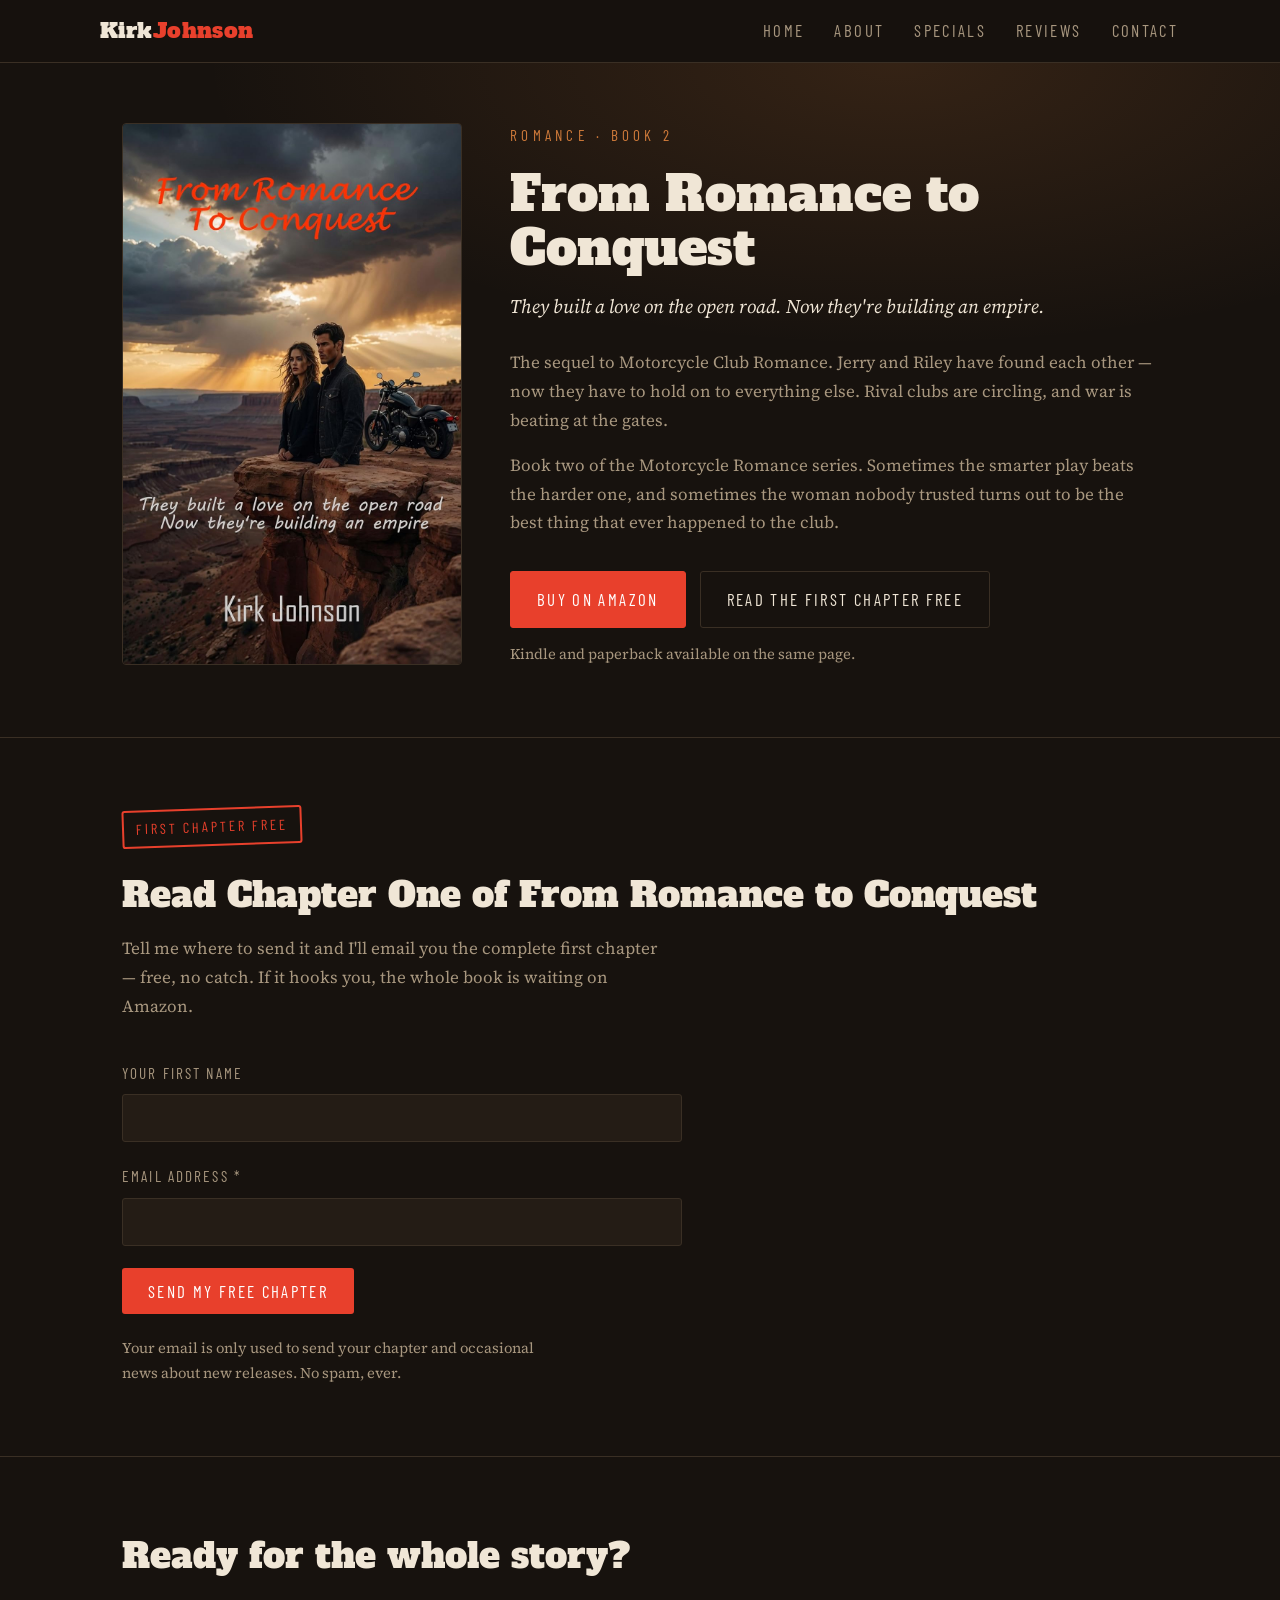
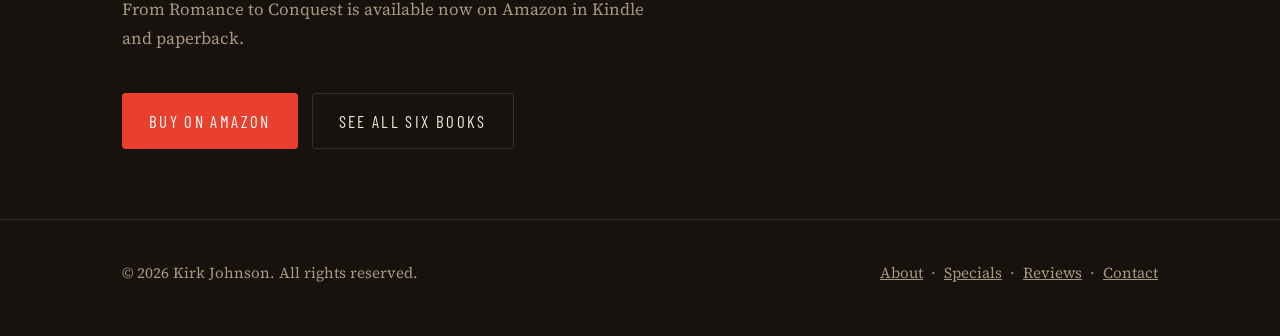
<file: from-romance-to-conquest.html>
<!DOCTYPE html>
<html lang="en">
<head>
  <!-- Google tag (gtag.js) -->
  <script async src="https://www.googletagmanager.com/gtag/js?id=G-PL3GJ9SL2N"></script>
  <script>
    window.dataLayer = window.dataLayer || [];
    function gtag(){dataLayer.push(arguments);}
    gtag("js", new Date());
    gtag("config", "G-PL3GJ9SL2N");
  </script>

  <!-- Per-book config: change these 2 values on each page -->
  <script>
    window.BOOK_INFO = {
      title: "From Romance to Conquest",
      asin:  "B0GZY3W813"
    };
  </script>

  <!-- Reusable tracking script: identical on all 6 pages -->
  <script>
  (function () {
    function track(eventName, extraParams) {
      if (typeof gtag !== "function") return;
      var params = {
        book_title: window.BOOK_INFO ? window.BOOK_INFO.title : "(unknown)",
        book_asin:  window.BOOK_INFO ? window.BOOK_INFO.asin  : "(unknown)"
      };
      for (var k in extraParams) { params[k] = extraParams[k]; }
      gtag("event", eventName, params);
    }
    document.addEventListener("DOMContentLoaded", function () {
      // Track clicks to Amazon
      document.querySelectorAll('a[href*="amazon."]').forEach(function (link) {
        link.addEventListener("click", function () {
          track("amazon_click", { link_url: link.href });
        });
      });
      // Track free-first-chapter form submission
      var form = document.querySelector("#chapter-form");
      if (form) {
        form.addEventListener("submit", function () {
          track("chapter_request", {});
        });
      }
    });
  })();
  </script>

  <meta charset="UTF-8">
  <meta name="viewport" content="width=device-width, initial-scale=1.0">
  <title>From Romance to Conquest — Kirk Johnson</title>
  <meta name="description" content="They built a love on the open road. Now they're building an empire. The sequel to Motorcycle Club Romance. Jerry and Riley have found each other — now they have to hold on to eve">
  <link rel="canonical" href="https://kirkjohnsonbooks.com/from-romance-to-conquest.html">
  <meta property="og:type" content="book">
  <meta property="og:site_name" content="Kirk Johnson Books">
  <meta property="og:title" content="From Romance to Conquest — Kirk Johnson">
  <meta property="og:description" content="They built a love on the open road. Now they're building an empire. The sequel to Motorcycle Club Romance. Jerry and Riley have found each other — now they have to hold on to eve">
  <meta property="og:url" content="https://kirkjohnsonbooks.com/from-romance-to-conquest.html">
  <meta property="og:image" content="https://kirkjohnsonbooks.com/images/from_romance_to_conquest.jpg">
  <meta name="twitter:card" content="summary_large_image">
  <meta name="twitter:title" content="From Romance to Conquest — Kirk Johnson">
  <meta name="twitter:description" content="They built a love on the open road. Now they're building an empire. The sequel to Motorcycle Club Romance. Jerry and Riley have found each other — now they have to hold on to eve">
  <meta name="twitter:image" content="https://kirkjohnsonbooks.com/images/from_romance_to_conquest.jpg">
  <link rel="preconnect" href="https://fonts.googleapis.com">
  <link rel="preconnect" href="https://fonts.gstatic.com" crossorigin>
  <link href="https://fonts.googleapis.com/css2?family=Alfa+Slab+One&family=Barlow+Condensed:wght@400;500&family=Source+Serif+4:ital,wght@0,400;0,600;1,400&display=swap" rel="stylesheet">
  <link rel="stylesheet" href="css/style.css">
  <script type="application/ld+json">
  {
    "@context": "https://schema.org",
    "@type": "Book",
    "name": "From Romance to Conquest",
    "author": { "@type": "Person", "name": "Kirk Johnson",
      "url": "https://kirkjohnsonbooks.com/" },
    "image": "https://kirkjohnsonbooks.com/images/from_romance_to_conquest.jpg",
    "url": "https://kirkjohnsonbooks.com/from-romance-to-conquest.html",
    "description": "They built a love on the open road. Now they're building an empire. The sequel to Motorcycle Club Romance. Jerry and Riley have found each other — now they have to hold on to eve",
    "bookFormat": "https://schema.org/EBook",
    "inLanguage": "en",
    "offers": { "@type": "Offer", "url": "https://www.amazon.com/dp/B0GZY3W813",
      "availability": "https://schema.org/InStock" }
  }
  </script>
</head>
<body>

<header>
  <div class="wrap nav">
    <a class="brand" href="index.html">Kirk<span>Johnson</span></a>
    <nav aria-label="Main navigation">
      <ul>
        <li><a href="index.html">Home</a></li>
        <li><a href="about.html">About</a></li>
        <li><a href="specials.html">Specials</a></li>
        <li><a href="reviews.html">Reviews</a></li>
        <li><a href="contact.html">Contact</a></li>
      </ul>
    </nav>
  </div>
</header>

<main>

  <section class="section book-hero">
    <div class="wrap book-lander">

      <div class="book-lander-cover">
        <img src="images/from_romance_to_conquest.jpg" alt="From Romance to Conquest book cover — a couple on a canyon rim beside a motorcycle at sunset">
      </div>

      <div class="book-lander-copy">
        <p class="eyebrow">Romance · Book 2</p>
        <h1>From Romance to Conquest</h1>
        <p class="lede">They built a love on the open road. Now they're building an empire.</p>

        <div class="book-lander-desc">
          <p>The sequel to Motorcycle Club Romance. Jerry and Riley have found each other — now they have to hold on to everything else. Rival clubs are circling, and war is beating at the gates.</p>
          <p>Book two of the Motorcycle Romance series. Sometimes the smarter play beats the harder one, and sometimes the woman nobody trusted turns out to be the best thing that ever happened to the club.</p>
        </div>

        <div class="btn-row">
          <a class="btn solid" href="https://www.amazon.com/dp/B0GZY3W813" target="_blank" rel="noopener">Buy on Amazon</a>
          <a class="btn ghost" href="#free-chapter">Read the First Chapter Free</a>
        </div>
        <p class="fineprint">Kindle and paperback available on the same page.</p>
      </div>

    </div>
  </section>

  <section class="section" id="free-chapter">
    <div class="wrap">
      <span class="stamp">First Chapter Free</span>
      <h2 class="section-title">Read Chapter One of From Romance to Conquest</h2>
      <p class="section-sub">
        Tell me where to send it and I'll email you the complete first chapter —
        free, no catch. If it hooks you, the whole book is waiting on Amazon.
      </p>

      <form id="chapter-form" name="chapter-request" method="POST" action="/thanks.html"
            data-netlify="true" netlify-honeypot="bot-field">
        <input type="hidden" name="form-name" value="chapter-request">
        <input type="hidden" name="book" value="From Romance to Conquest">
        <p style="display:none">
          <label>Don't fill this out if you're human: <input name="bot-field"></label>
        </p>

        <div class="field">
          <label for="name">Your first name</label>
          <input type="text" id="name" name="name" autocomplete="given-name">
        </div>

        <div class="field">
          <label for="email">Email address *</label>
          <input type="email" id="email" name="email" required autocomplete="email">
        </div>

        <button class="btn" type="submit">Send My Free Chapter</button>
      </form>

      <p class="fineprint" style="margin-top:22px; max-width:56ch;">
        Your email is only used to send your chapter and occasional news about new
        releases. No spam, ever.
      </p>
    </div>
  </section>

  <section class="section">
    <div class="wrap">
      <h2 class="section-title">Ready for the whole story?</h2>
      <p class="section-sub">
        From Romance to Conquest is available now on Amazon in Kindle and paperback.
      </p>
      <div class="btn-row">
        <a class="btn solid" href="https://www.amazon.com/dp/B0GZY3W813" target="_blank" rel="noopener">Buy on Amazon</a>
        <a class="btn ghost" href="index.html#books">See All Six Books</a>
      </div>
    </div>
  </section>

</main>

<footer>
  <div class="wrap footer-inner">
    <div>&copy; 2026 Kirk Johnson. All rights reserved.</div>
    <div>
      <a href="about.html">About</a> &nbsp;·&nbsp;
      <a href="specials.html">Specials</a> &nbsp;·&nbsp;
      <a href="reviews.html">Reviews</a> &nbsp;·&nbsp;
      <a href="contact.html">Contact</a>
    </div>
  </div>
</footer>

</body>
</html>
</file>
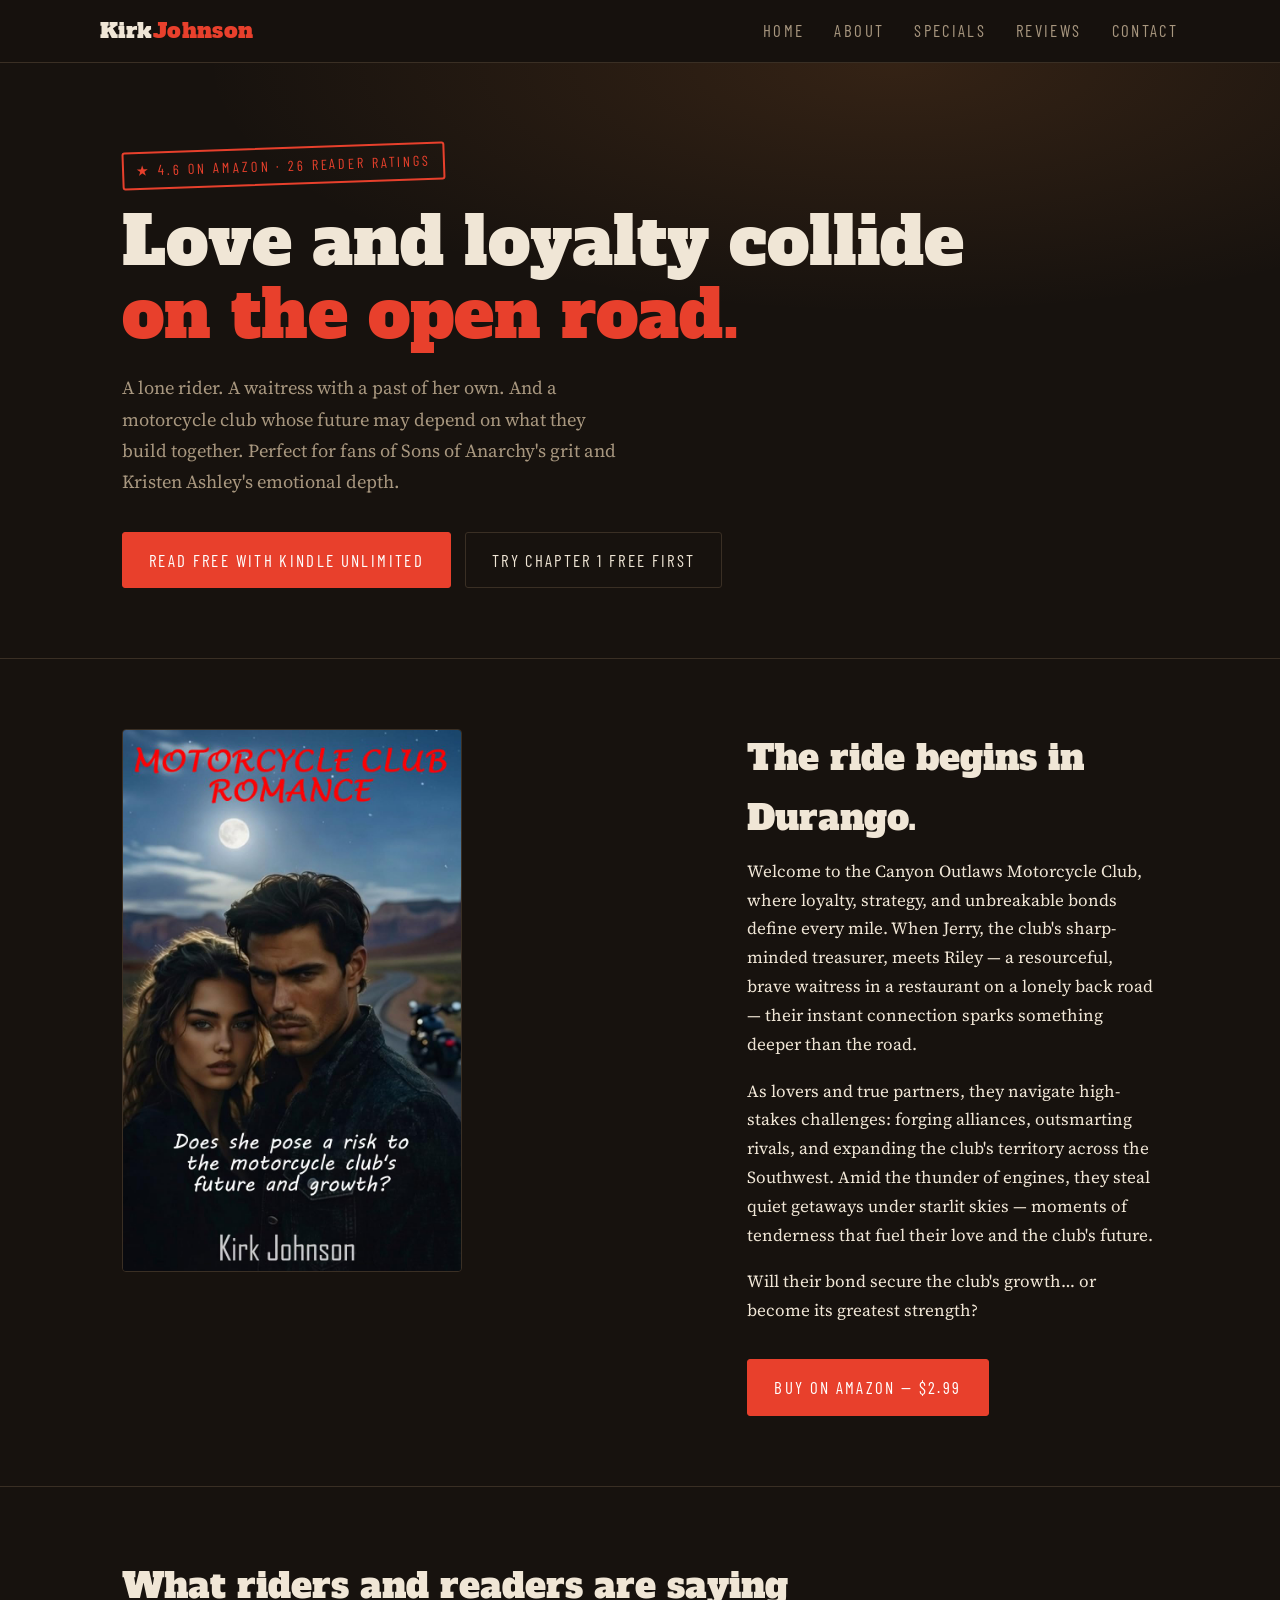
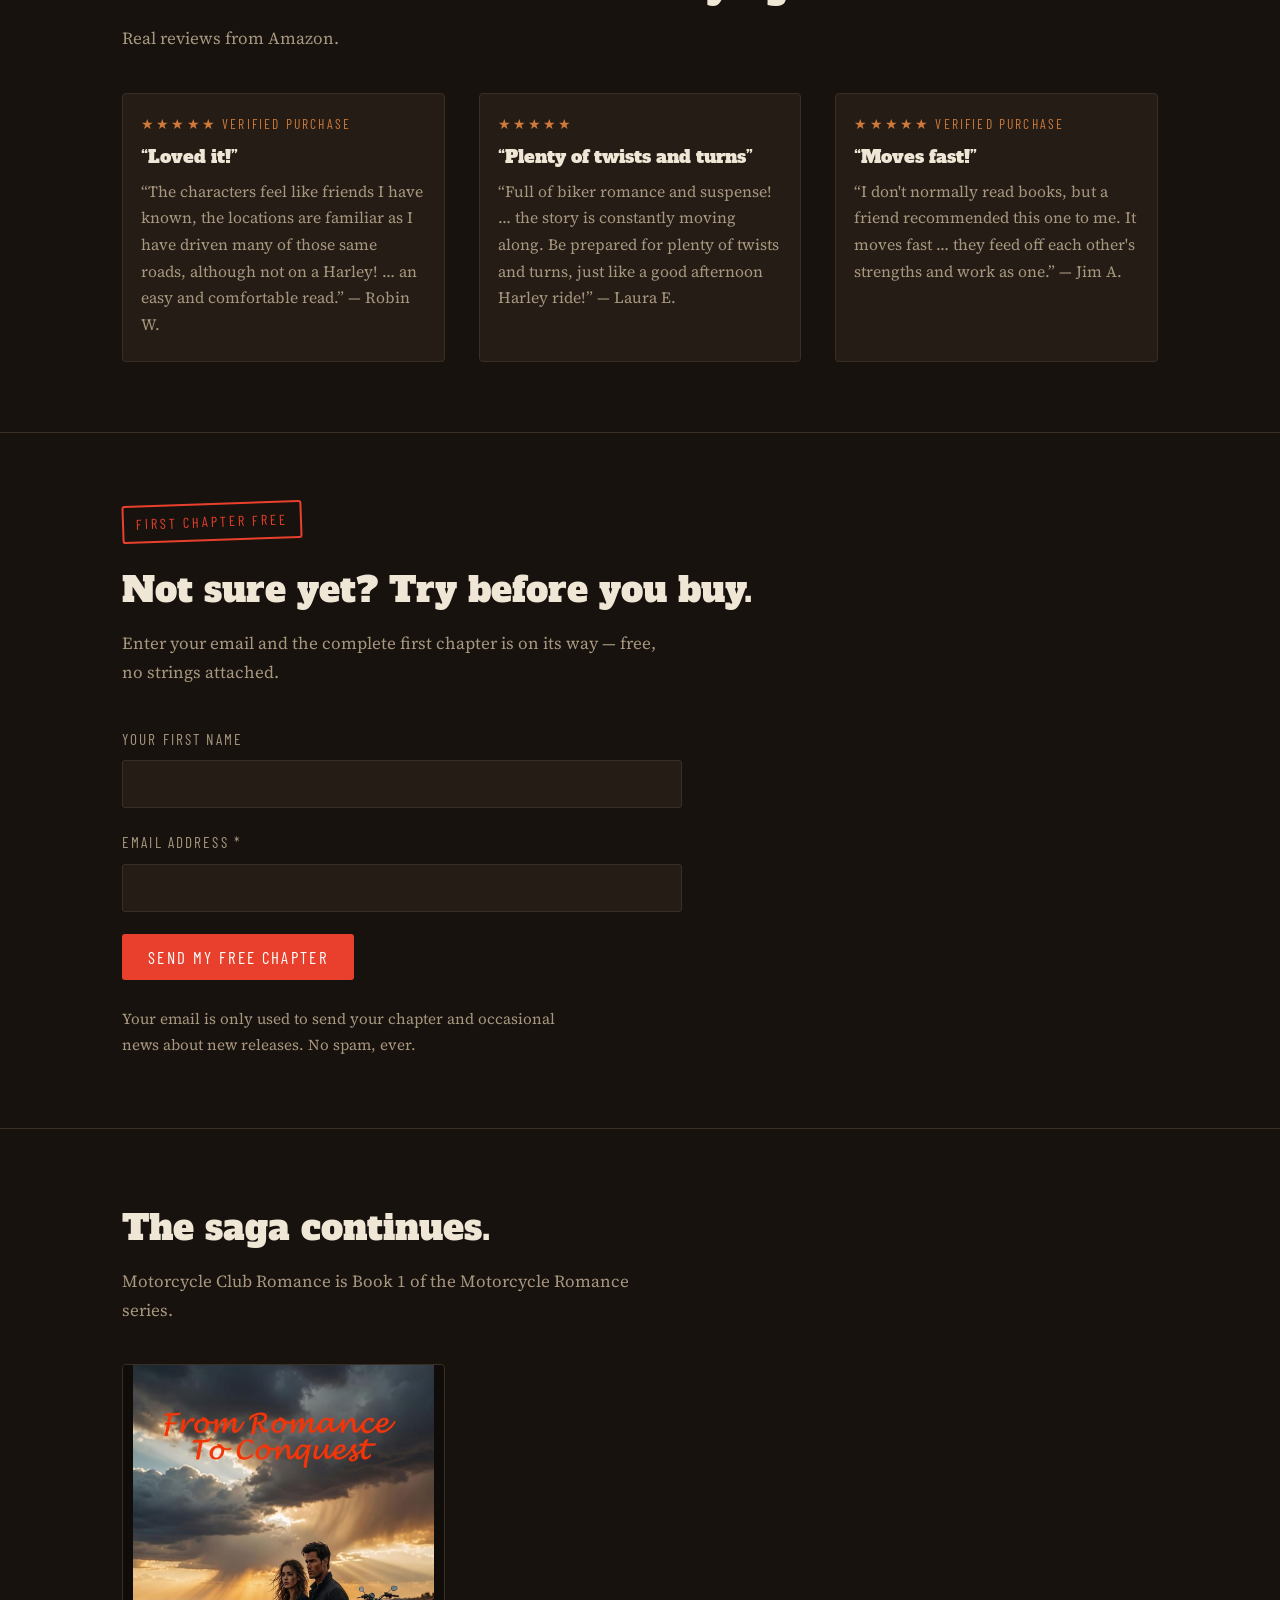
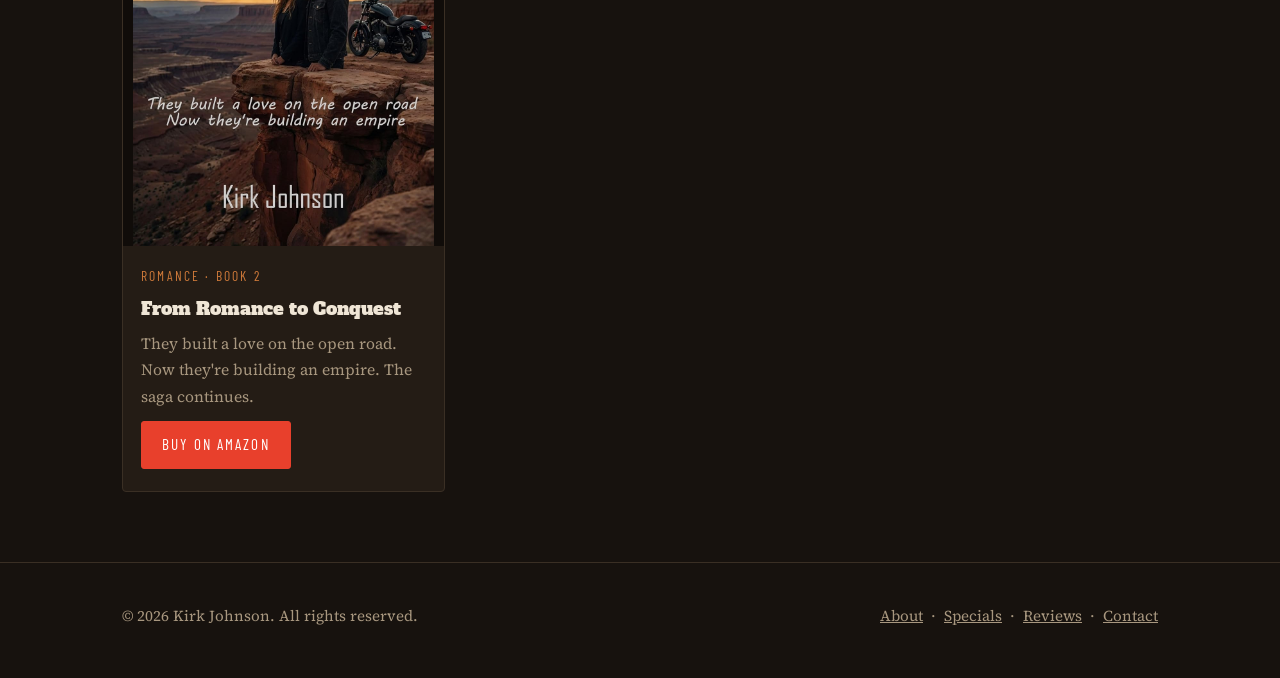
<file: motorcycle-club-romance.html>
<!DOCTYPE html>
<html lang="en">
<head>
  <!-- Google tag (gtag.js) -->
  <script async src="https://www.googletagmanager.com/gtag/js?id=G-PL3GJ9SL2N"></script>
  <script>
    window.dataLayer = window.dataLayer || [];
    function gtag(){dataLayer.push(arguments);}
    gtag("js", new Date());
    gtag("config", "G-PL3GJ9SL2N");
  </script>
  <meta charset="UTF-8">
  <meta name="viewport" content="width=device-width, initial-scale=1.0">
  <title>Motorcycle Club Romance — 4.6★ Biker Romance | Kirk Johnson</title>
  <meta name="description" content="Love and loyalty collide on the open road. 4.6 stars on Amazon. Read Motorcycle Club Romance by Kirk Johnson — free with Kindle Unlimited, or get the first chapter free.">
  <link rel="preconnect" href="https://fonts.googleapis.com">
  <link rel="preconnect" href="https://fonts.gstatic.com" crossorigin>
  <link href="https://fonts.googleapis.com/css2?family=Alfa+Slab+One&family=Barlow+Condensed:wght@400;500&family=Source+Serif+4:ital,wght@0,400;0,600;1,400&display=swap" rel="stylesheet">
  <link rel="canonical" href="https://kirkjohnsonbooks.com/motorcycle-club-romance.html">
  <meta property="og:type" content="book">
  <meta property="og:site_name" content="Kirk Johnson Books">
  <meta property="og:title" content="Motorcycle Club Romance — 4.6★ Biker Romance">
  <meta property="og:description" content="Love and loyalty collide on the open road. Perfect for fans of Sons of Anarchy's grit and Kristen Ashley's emotional depth. Free with Kindle Unlimited.">
  <meta property="og:url" content="https://kirkjohnsonbooks.com/motorcycle-club-romance.html">
  <meta property="og:image" content="https://kirkjohnsonbooks.com/images/motorcycle_club_romance.jpg">
  <meta name="twitter:card" content="summary_large_image">
  <meta name="twitter:title" content="Motorcycle Club Romance — 4.6★ Biker Romance">
  <meta name="twitter:description" content="Love and loyalty collide on the open road. Free with Kindle Unlimited, or get the first chapter free.">
  <meta name="twitter:image" content="https://kirkjohnsonbooks.com/images/motorcycle_club_romance.jpg">
  <link rel="stylesheet" href="css/style.css">
  <script type="application/ld+json">
{
  "@context": "https://schema.org",
  "@type": "Book",
  "@id": "https://kirkjohnsonbooks.com/motorcycle-club-romance.html#book",
  "name": "Motorcycle Club Romance",
  "author": {
    "@type": "Person",
    "name": "Kirk Johnson",
    "url": "https://kirkjohnsonbooks.com/"
  },
  "description": "Book one of the Motorcycle Romance series. Does she pose a risk to the club's future and growth? Love and loyalty collide on the open road.",
  "image": "https://kirkjohnsonbooks.com/images/motorcycle_club_romance.jpg",
  "url": "https://www.amazon.com/dp/B0GNNN34G7",
  "bookFormat": "https://schema.org/EBook",
  "inLanguage": "en",
  "numberOfPages": "224",
  "aggregateRating": {
    "@type": "AggregateRating",
    "ratingValue": "4.6",
    "ratingCount": "26",
    "bestRating": "5"
  },
  "offers": {
    "@type": "Offer",
    "price": "2.99",
    "priceCurrency": "USD",
    "availability": "https://schema.org/InStock",
    "url": "https://www.amazon.com/dp/B0GNNN34G7"
  }
}
  </script>
</head>
<body>

<header>
  <div class="wrap nav">
    <a class="brand" href="index.html">Kirk<span>Johnson</span></a>
    <nav aria-label="Main navigation">
      <ul>
        <li><a href="index.html">Home</a></li>
        <li><a href="about.html">About</a></li>
        <li><a href="specials.html">Specials</a></li>
        <li><a href="reviews.html">Reviews</a></li>
        <li><a href="contact.html">Contact</a></li>
      </ul>
    </nav>
  </div>
</header>

<main>

  <section class="hero">
    <div class="wrap">
      <span class="stamp">★ 4.6 on Amazon &middot; 26 reader ratings</span>
      <h1>Love and loyalty collide <em>on the open road.</em></h1>
      <p class="lede">
        A lone rider. A waitress with a past of her own. And a motorcycle club
        whose future may depend on what they build together. Perfect for fans
        of Sons of Anarchy's grit and Kristen Ashley's emotional depth.
      </p>
      <div class="btn-row">
        <a data-track="Buy on Amazon" data-track-action="buy_click" data-track-label="MCR Landing Hero" class="btn solid" href="https://www.amazon.com/dp/B0GNNN34G7" target="_blank" rel="noopener">Read Free with Kindle Unlimited</a>
        <a data-track="Free Chapter" data-track-action="free_chapter_click" data-track-label="MCR Landing Hero" class="btn ghost" href="#free-chapter">Try Chapter 1 Free First</a>
      </div>
    </div>
  </section>

  <section class="section">
    <div class="wrap about-grid">
      <div class="portrait">
        <img src="images/motorcycle_club_romance.jpg" alt="Motorcycle Club Romance book cover — a couple under a full moon on a desert highway">
      </div>
      <div class="about-copy">
        <h2 class="section-title">The ride begins in Durango.</h2>
        <p>
          Welcome to the Canyon Outlaws Motorcycle Club, where loyalty,
          strategy, and unbreakable bonds define every mile. When Jerry, the
          club's sharp-minded treasurer, meets Riley — a resourceful, brave
          waitress in a restaurant on a lonely back road — their instant
          connection sparks something deeper than the road.
        </p>
        <p>
          As lovers and true partners, they navigate high-stakes challenges:
          forging alliances, outsmarting rivals, and expanding the club's
          territory across the Southwest. Amid the thunder of engines, they
          steal quiet getaways under starlit skies — moments of tenderness
          that fuel their love and the club's future.
        </p>
        <p>
          Will their bond secure the club's growth&hellip; or become its
          greatest strength?
        </p>
        <div class="btn-row">
          <a data-track="Buy on Amazon" data-track-action="buy_click" data-track-label="MCR Landing Description" class="btn solid" href="https://www.amazon.com/dp/B0GNNN34G7" target="_blank" rel="noopener">Buy on Amazon — $2.99</a>
        </div>
      </div>
    </div>
  </section>

  <section class="section">
    <div class="wrap">
      <h2 class="section-title">What riders and readers are saying</h2>
      <p class="section-sub">Real reviews from Amazon.</p>

      <div class="shelf">
        <article class="book">
          <div class="info">
            <span class="genre">★★★★★ Verified Purchase</span>
            <h3>&ldquo;Loved it!&rdquo;</h3>
            <p>&ldquo;The characters feel like friends I have known, the
            locations are familiar as I have driven many of those same roads,
            although not on a Harley! &hellip; an easy and comfortable
            read.&rdquo; — Robin W.</p>
          </div>
        </article>
        <article class="book">
          <div class="info">
            <span class="genre">★★★★★</span>
            <h3>&ldquo;Plenty of twists and turns&rdquo;</h3>
            <p>&ldquo;Full of biker romance and suspense! &hellip; the story is
            constantly moving along. Be prepared for plenty of twists and
            turns, just like a good afternoon Harley ride!&rdquo; — Laura E.</p>
          </div>
        </article>
        <article class="book">
          <div class="info">
            <span class="genre">★★★★★ Verified Purchase</span>
            <h3>&ldquo;Moves fast!&rdquo;</h3>
            <p>&ldquo;I don't normally read books, but a friend recommended
            this one to me. It moves fast &hellip; they feed off each other's
            strengths and work as one.&rdquo; — Jim A.</p>
          </div>
        </article>
      </div>
    </div>
  </section>

  <section class="section" id="free-chapter">
    <div class="wrap">
      <span class="stamp">First Chapter Free</span>
      <h2 class="section-title">Not sure yet? Try before you buy.</h2>
      <p class="section-sub">Enter your email and the complete first chapter is on its way — free, no strings attached.</p>

      <form name="chapter-request" method="POST" action="/thanks.html"
            data-netlify="true" netlify-honeypot="bot-field">
        <input type="hidden" name="form-name" value="chapter-request">
        <input type="hidden" name="book" value="Motorcycle Club Romance">
        <p style="display:none">
          <label>Don't fill this out if you're human: <input name="bot-field"></label>
        </p>

        <div class="field">
          <label for="name">Your first name</label>
          <input type="text" id="name" name="name" autocomplete="given-name">
        </div>

        <div class="field">
          <label for="email">Email address *</label>
          <input type="email" id="email" name="email" required autocomplete="email">
        </div>

        <button class="btn" type="submit" onclick="if(typeof gtag==='function')gtag('event','free_chapter_submit',{event_category:'Free Chapter',event_label:'MCR Landing Page'});">Send My Free Chapter</button>
      </form>

      <p style="margin-top: 26px; color: var(--dust); max-width: 56ch; font-size: 0.95rem;">
        Your email is only used to send your chapter and occasional news about
        new releases. No spam, ever.
      </p>
    </div>
  </section>

  <section class="section">
    <div class="wrap">
      <h2 class="section-title">The saga continues.</h2>
      <p class="section-sub">Motorcycle Club Romance is Book 1 of the Motorcycle Romance series.</p>

      <div class="shelf">
        <article class="book">
          <div class="cover">
            <img src="images/from_romance_to_conquest.jpg" alt="From Romance to Conquest book cover">
          </div>
          <div class="info">
            <span class="genre">Romance &middot; Book 2</span>
            <h3>From Romance to Conquest</h3>
            <p>They built a love on the open road. Now they're building an
            empire. The saga continues.</p>
            <a data-track="Buy on Amazon" data-track-action="buy_click" data-track-label="MCR Landing Book 2" class="btn solid" href="https://www.amazon.com/dp/B0GZY3W813" target="_blank" rel="noopener">Buy on Amazon</a>
          </div>
        </article>
      </div>
    </div>
  </section>

</main>

<footer>
  <div class="wrap footer-inner">
    <div>&copy; 2026 Kirk Johnson. All rights reserved.</div>
    <div>
      <a href="about.html">About</a> &nbsp;&middot;&nbsp;
      <a href="specials.html">Specials</a> &nbsp;&middot;&nbsp;
      <a href="reviews.html">Reviews</a> &nbsp;&middot;&nbsp;
      <a href="contact.html">Contact</a>
    </div>
  </div>
</footer>

  <script>
    document.addEventListener('click', function (e) {
      var a = e.target.closest('a[data-track]');
      if (!a || typeof gtag !== 'function') return;
      gtag('event', a.getAttribute('data-track-action') || 'click', {
        'event_category': a.getAttribute('data-track'),
        'event_label': a.getAttribute('data-track-label') || a.href
      });
    });
  </script>
</body>
</html>
</file>
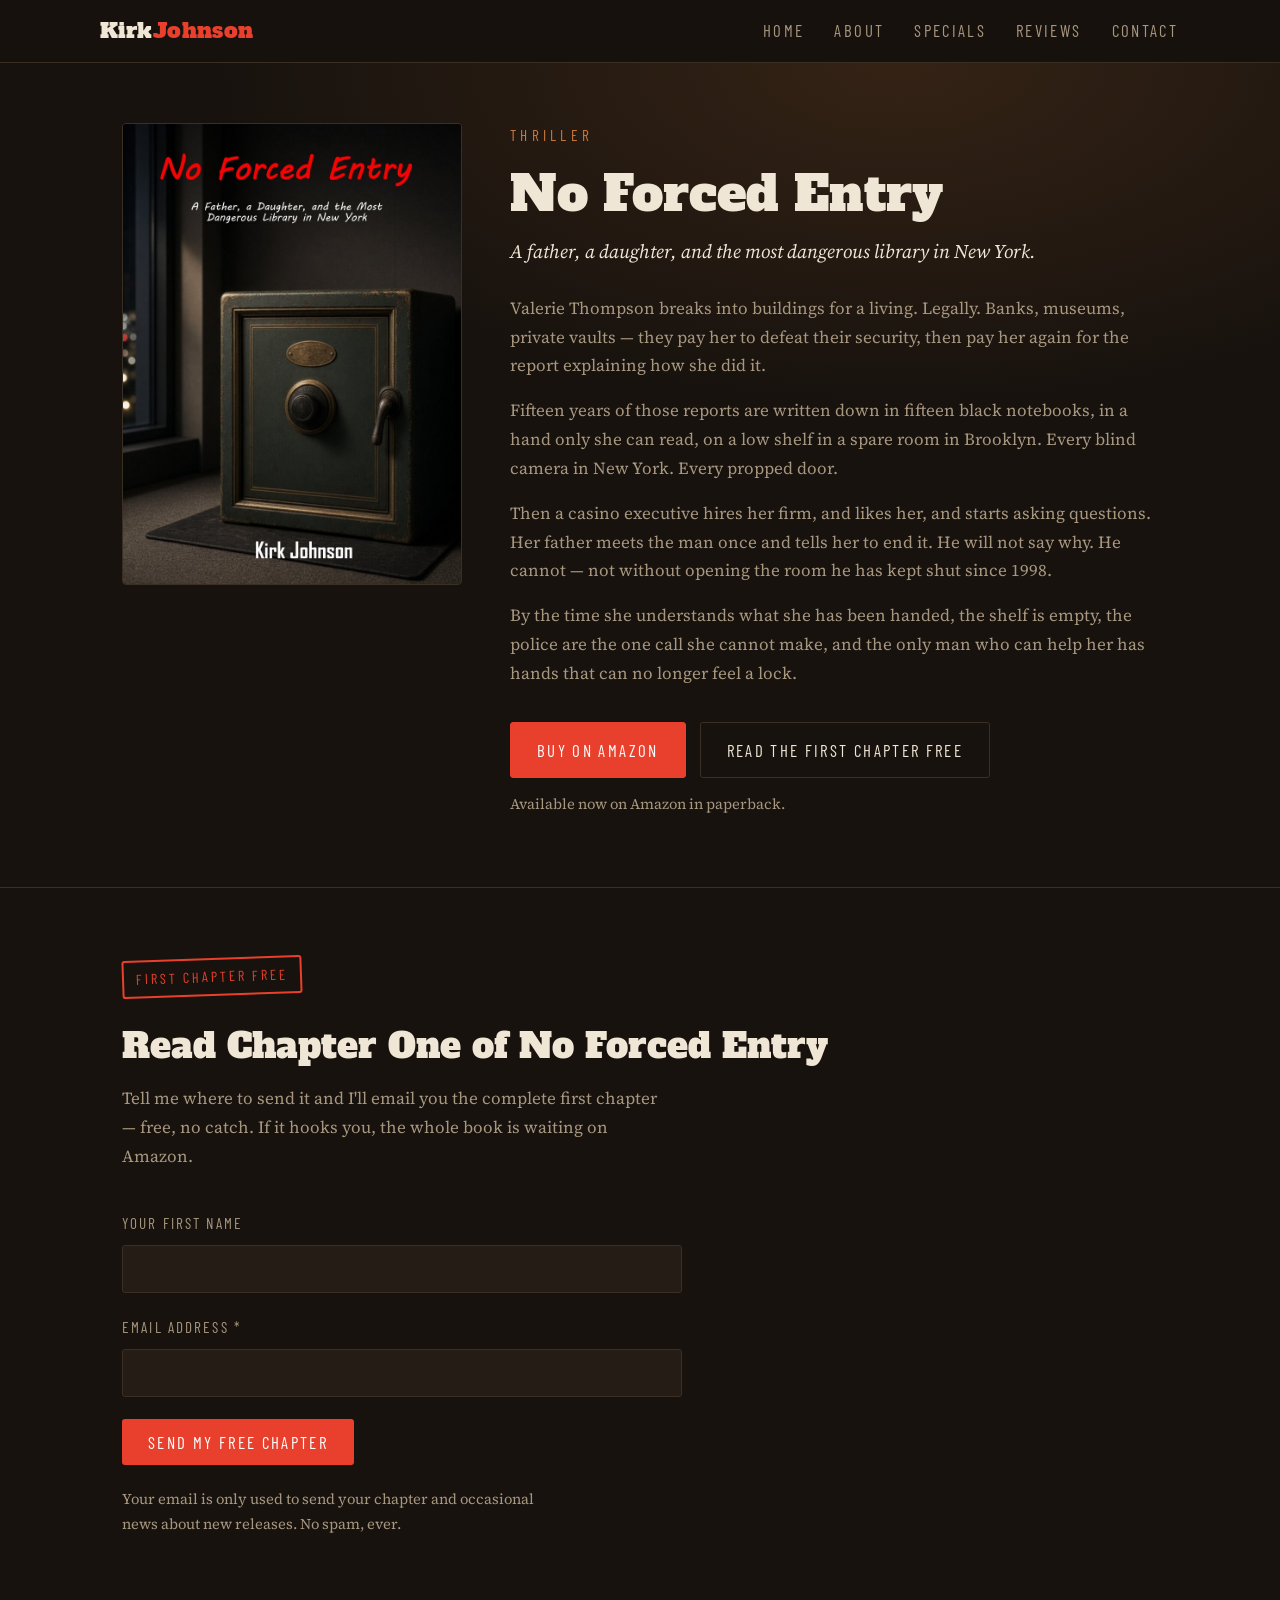
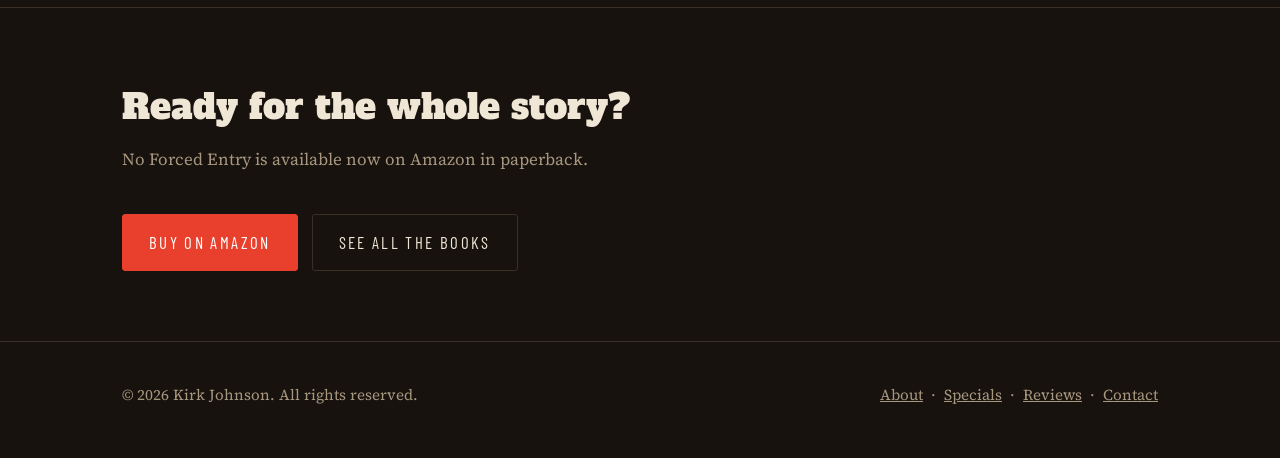
<file: no-forced-entry.html>
<!DOCTYPE html>
<html lang="en">
<head>
  <!-- Google tag (gtag.js) -->
  <script async src="https://www.googletagmanager.com/gtag/js?id=G-PL3GJ9SL2N"></script>
  <script>
    window.dataLayer = window.dataLayer || [];
    function gtag(){dataLayer.push(arguments);}
    gtag("js", new Date());
    gtag("config", "G-PL3GJ9SL2N");
  </script>

  <!-- Per-book config: change these 2 values on each page -->
  <script>
    window.BOOK_INFO = {
      title: "No Forced Entry",
      asin:  "B0HFTF84K3"
    };
  </script>

  <!-- Reusable tracking script: identical on all pages -->
  <script>
  (function () {
    function track(eventName, extraParams) {
      if (typeof gtag !== "function") return;
      var params = {
        book_title: window.BOOK_INFO ? window.BOOK_INFO.title : "(unknown)",
        book_asin:  window.BOOK_INFO ? window.BOOK_INFO.asin  : "(unknown)"
      };
      for (var k in extraParams) { params[k] = extraParams[k]; }
      gtag("event", eventName, params);
    }
    document.addEventListener("DOMContentLoaded", function () {
      // Track clicks to Amazon
      document.querySelectorAll('a[href*="amazon."]').forEach(function (link) {
        link.addEventListener("click", function () {
          track("amazon_click", { link_url: link.href });
        });
      });
      // Track free-first-chapter form submission
      var form = document.querySelector("#chapter-form");
      if (form) {
        form.addEventListener("submit", function () {
          track("chapter_request", {});
        });
      }
    });
  })();
  </script>

  <meta charset="UTF-8">
  <meta name="viewport" content="width=device-width, initial-scale=1.0">
  <title>No Forced Entry — Kirk Johnson</title>
  <meta name="description" content="A father, a daughter, and the most dangerous library in New York. Valerie Thompson breaks into buildings for a living. Legally — until the shelf goes empty.">
  <link rel="canonical" href="https://kirkjohnsonbooks.com/no-forced-entry.html">
  <meta property="og:type" content="book">
  <meta property="og:site_name" content="Kirk Johnson Books">
  <meta property="og:title" content="No Forced Entry — Kirk Johnson">
  <meta property="og:description" content="A father, a daughter, and the most dangerous library in New York. Valerie Thompson breaks into buildings for a living. Legally — until the shelf goes empty.">
  <meta property="og:url" content="https://kirkjohnsonbooks.com/no-forced-entry.html">
  <meta property="og:image" content="https://kirkjohnsonbooks.com/images/no_forced_entry.jpg">
  <meta name="twitter:card" content="summary_large_image">
  <meta name="twitter:title" content="No Forced Entry — Kirk Johnson">
  <meta name="twitter:description" content="A father, a daughter, and the most dangerous library in New York. Valerie Thompson breaks into buildings for a living. Legally — until the shelf goes empty.">
  <meta name="twitter:image" content="https://kirkjohnsonbooks.com/images/no_forced_entry.jpg">
  <link rel="preconnect" href="https://fonts.googleapis.com">
  <link rel="preconnect" href="https://fonts.gstatic.com" crossorigin>
  <link href="https://fonts.googleapis.com/css2?family=Alfa+Slab+One&family=Barlow+Condensed:wght@400;500&family=Source+Serif+4:ital,wght@0,400;0,600;1,400&display=swap" rel="stylesheet">
  <link rel="stylesheet" href="css/style.css">
  <script type="application/ld+json">
  {
    "@context": "https://schema.org",
    "@type": "Book",
    "name": "No Forced Entry",
    "author": { "@type": "Person", "name": "Kirk Johnson",
      "url": "https://kirkjohnsonbooks.com/" },
    "image": "https://kirkjohnsonbooks.com/images/no_forced_entry.jpg",
    "url": "https://kirkjohnsonbooks.com/no-forced-entry.html",
    "description": "A father, a daughter, and the most dangerous library in New York. Valerie Thompson breaks into buildings for a living. Legally — until the shelf goes empty.",
    "bookFormat": "https://schema.org/Paperback",
    "inLanguage": "en",
    "offers": { "@type": "Offer", "url": "https://www.amazon.com/dp/B0HFTF84K3",
      "availability": "https://schema.org/InStock" }
  }
  </script>
</head>
<body>

<header>
  <div class="wrap nav">
    <a class="brand" href="index.html">Kirk<span>Johnson</span></a>
    <nav aria-label="Main navigation">
      <ul>
        <li><a href="index.html">Home</a></li>
        <li><a href="about.html">About</a></li>
        <li><a href="specials.html">Specials</a></li>
        <li><a href="reviews.html">Reviews</a></li>
        <li><a href="contact.html">Contact</a></li>
      </ul>
    </nav>
  </div>
</header>

<main>

  <section class="section book-hero">
    <div class="wrap book-lander">

      <div class="book-lander-cover">
        <img src="images/no_forced_entry.jpg" alt="No Forced Entry book cover — an old iron safe by a window at night with city lights beyond">
      </div>

      <div class="book-lander-copy">
        <p class="eyebrow">Thriller</p>
        <h1>No Forced Entry</h1>
        <p class="lede">A father, a daughter, and the most dangerous library in New York.</p>

        <div class="book-lander-desc">
          <p>Valerie Thompson breaks into buildings for a living. Legally. Banks, museums, private vaults — they pay her to defeat their security, then pay her again for the report explaining how she did it.</p>
          <p>Fifteen years of those reports are written down in fifteen black notebooks, in a hand only she can read, on a low shelf in a spare room in Brooklyn. Every blind camera in New York. Every propped door.</p>
          <p>Then a casino executive hires her firm, and likes her, and starts asking questions. Her father meets the man once and tells her to end it. He will not say why. He cannot — not without opening the room he has kept shut since 1998.</p>
          <p>By the time she understands what she has been handed, the shelf is empty, the police are the one call she cannot make, and the only man who can help her has hands that can no longer feel a lock.</p>
        </div>

        <div class="btn-row">
          <a class="btn solid" href="https://www.amazon.com/dp/B0HFTF84K3" target="_blank" rel="noopener">Buy on Amazon</a>
          <a class="btn ghost" href="#free-chapter">Read the First Chapter Free</a>
        </div>
        <p class="fineprint">Available now on Amazon in paperback.</p>
      </div>

    </div>
  </section>

  <section class="section" id="free-chapter">
    <div class="wrap">
      <span class="stamp">First Chapter Free</span>
      <h2 class="section-title">Read Chapter One of No Forced Entry</h2>
      <p class="section-sub">
        Tell me where to send it and I'll email you the complete first chapter —
        free, no catch. If it hooks you, the whole book is waiting on Amazon.
      </p>

      <form id="chapter-form" name="chapter-request" method="POST" action="/thanks.html"
            data-netlify="true" netlify-honeypot="bot-field">
        <input type="hidden" name="form-name" value="chapter-request">
        <input type="hidden" name="book" value="No Forced Entry">
        <p style="display:none">
          <label>Don't fill this out if you're human: <input name="bot-field"></label>
        </p>

        <div class="field">
          <label for="name">Your first name</label>
          <input type="text" id="name" name="name" autocomplete="given-name">
        </div>

        <div class="field">
          <label for="email">Email address *</label>
          <input type="email" id="email" name="email" required autocomplete="email">
        </div>

        <button class="btn" type="submit">Send My Free Chapter</button>
      </form>

      <p class="fineprint" style="margin-top:22px; max-width:56ch;">
        Your email is only used to send your chapter and occasional news about new
        releases. No spam, ever.
      </p>
    </div>
  </section>

  <section class="section">
    <div class="wrap">
      <h2 class="section-title">Ready for the whole story?</h2>
      <p class="section-sub">
        No Forced Entry is available now on Amazon in paperback.
      </p>
      <div class="btn-row">
        <a class="btn solid" href="https://www.amazon.com/dp/B0HFTF84K3" target="_blank" rel="noopener">Buy on Amazon</a>
        <a class="btn ghost" href="index.html#books">See All the Books</a>
      </div>
    </div>
  </section>

</main>

<footer>
  <div class="wrap footer-inner">
    <div>&copy; 2026 Kirk Johnson. All rights reserved.</div>
    <div>
      <a href="about.html">About</a> &nbsp;·&nbsp;
      <a href="specials.html">Specials</a> &nbsp;·&nbsp;
      <a href="reviews.html">Reviews</a> &nbsp;·&nbsp;
      <a href="contact.html">Contact</a>
    </div>
  </div>
</footer>

</body>
</html>
</file>
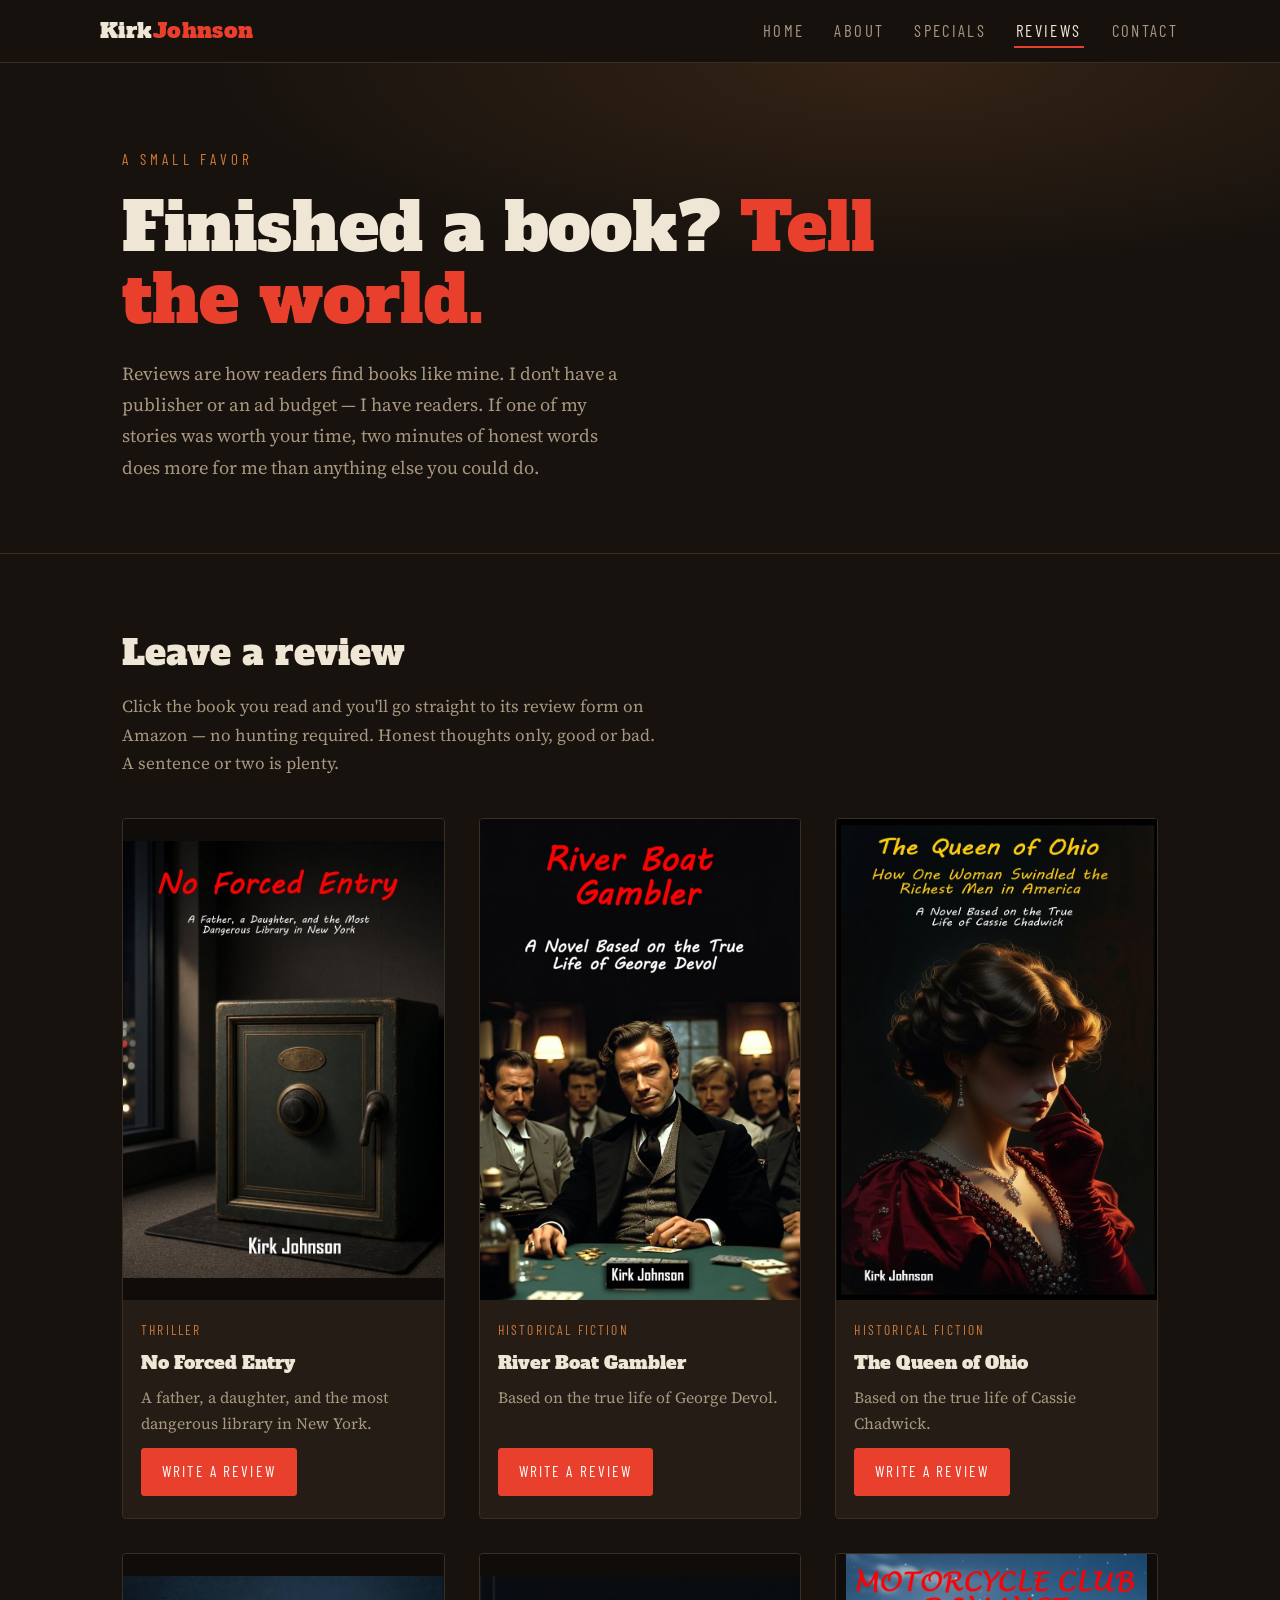
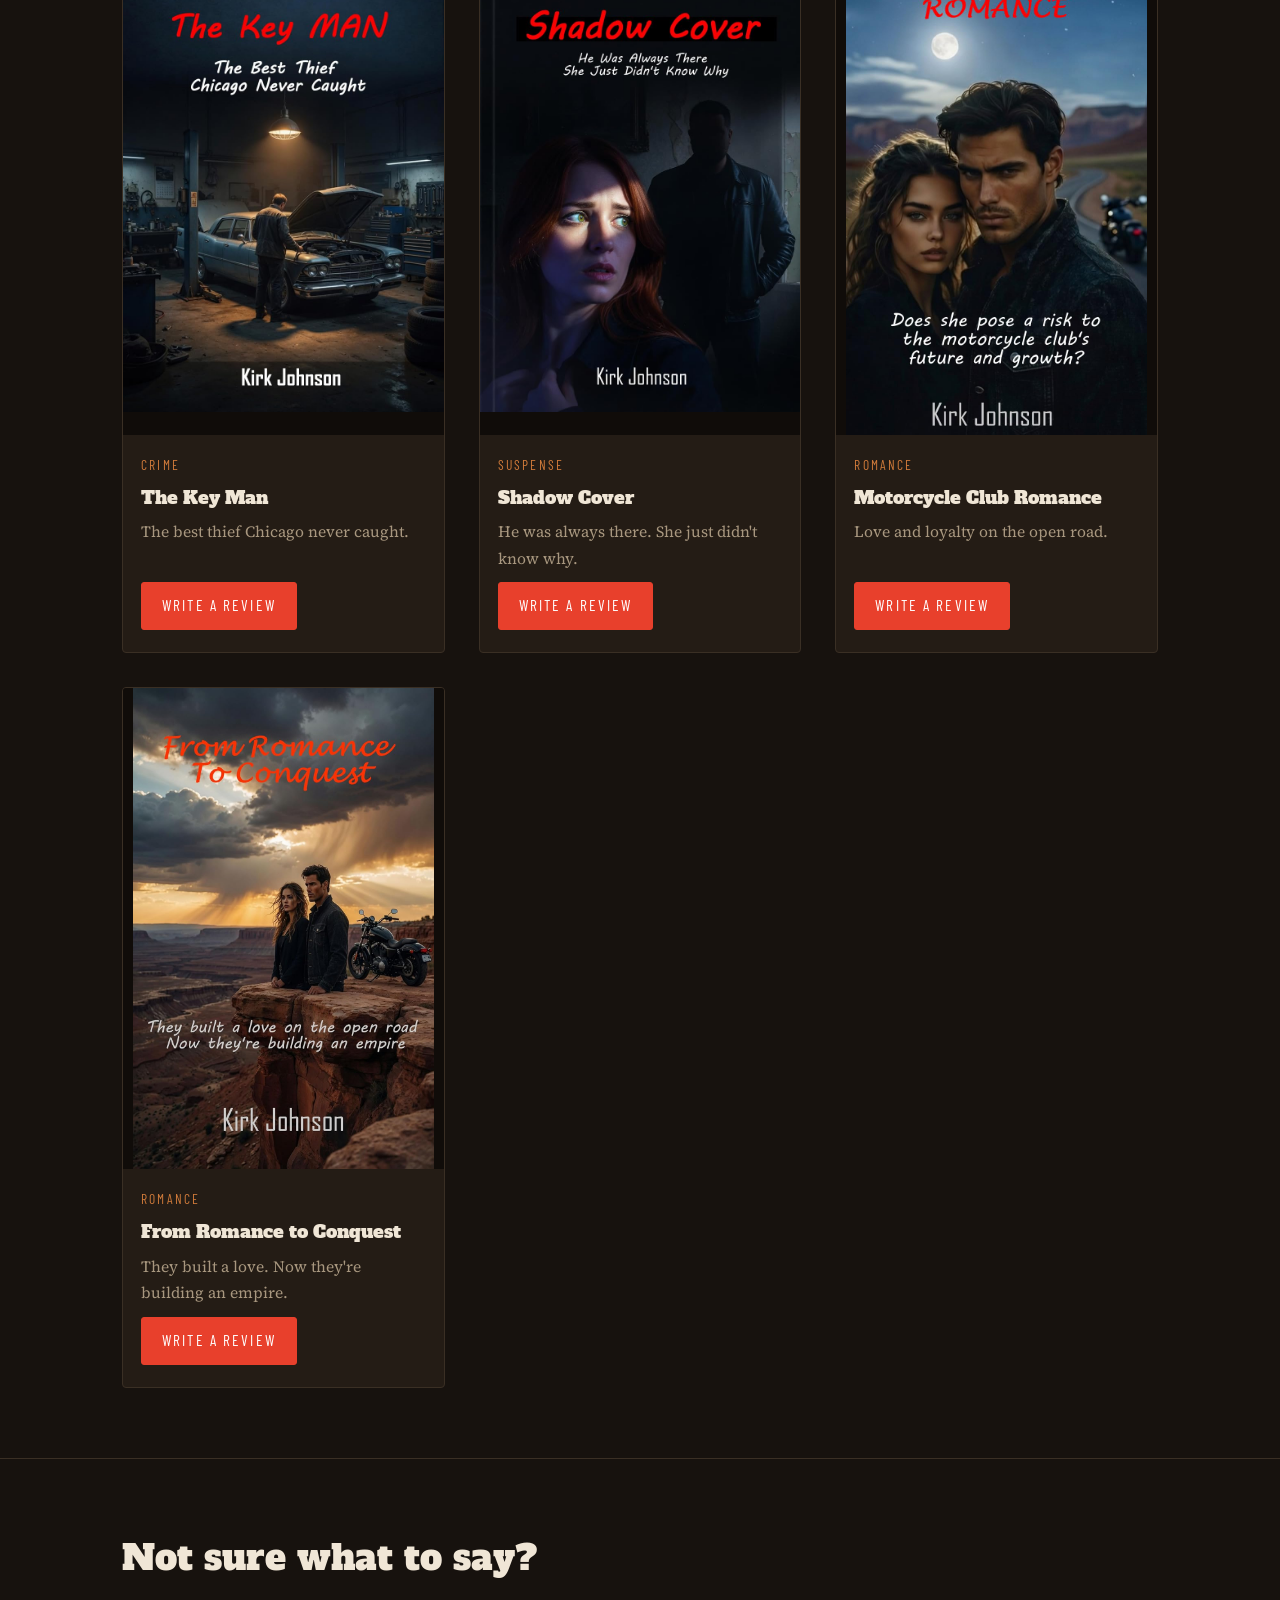
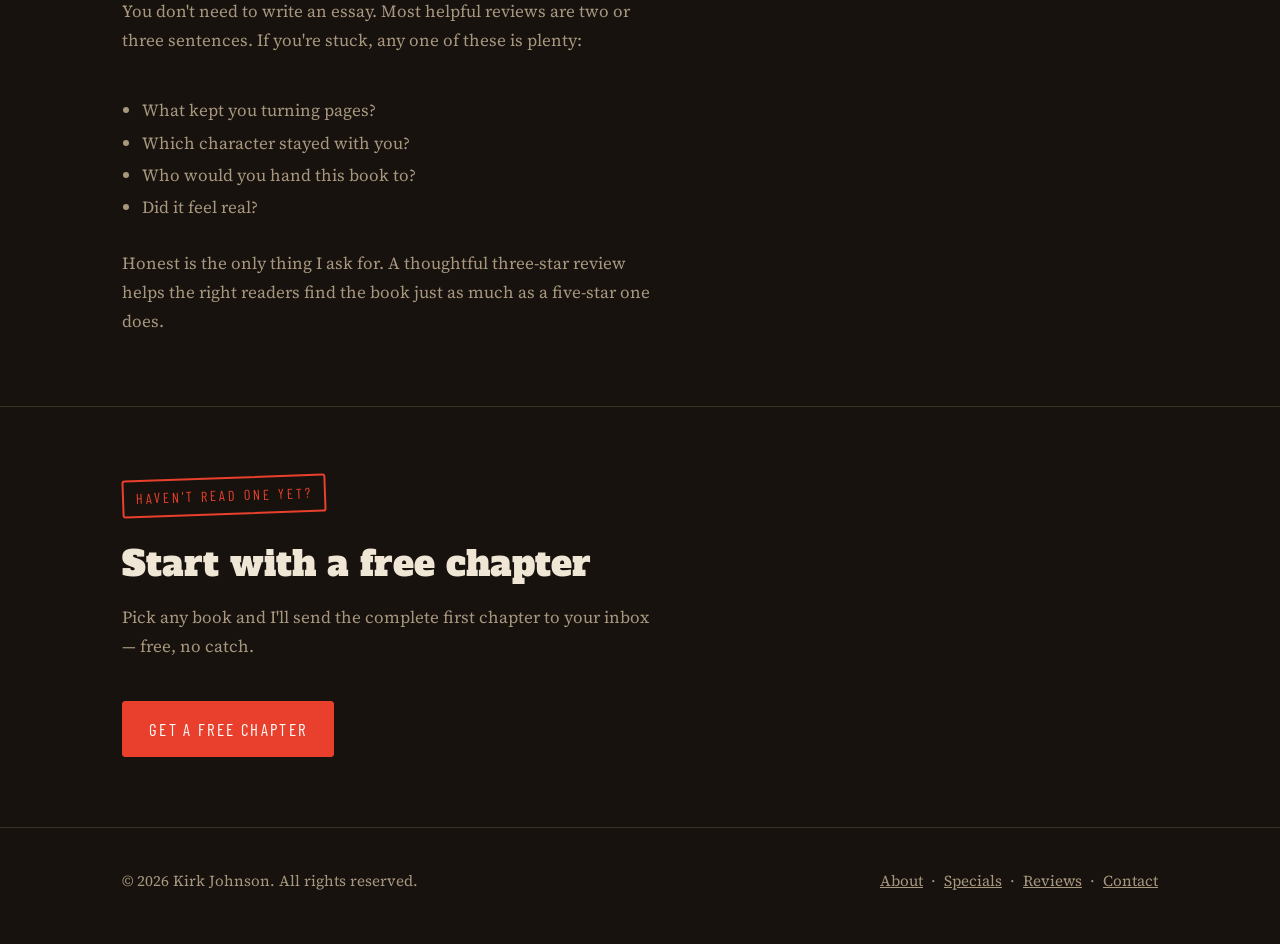
<file: reviews.html>
<!DOCTYPE html>
<html lang="en">
<head>
  <!-- Google tag (gtag.js) -->
  <script async src="https://www.googletagmanager.com/gtag/js?id=G-PL3GJ9SL2N"></script>
  <script>
    window.dataLayer = window.dataLayer || [];
    function gtag(){dataLayer.push(arguments);}
    gtag("js", new Date());
    gtag("config", "G-PL3GJ9SL2N");
  </script>
  <meta charset="UTF-8">
  <meta name="viewport" content="width=device-width, initial-scale=1.0">
  <title>Leave a Review — Kirk Johnson, Author</title>
  <meta name="description" content="Finished one of my books? Leave an honest review on Amazon — it takes two minutes and makes a real difference.">
  <link rel="preconnect" href="https://fonts.googleapis.com">
  <link rel="preconnect" href="https://fonts.gstatic.com" crossorigin>
  <link href="https://fonts.googleapis.com/css2?family=Alfa+Slab+One&family=Barlow+Condensed:wght@400;500&family=Source+Serif+4:ital,wght@0,400;0,600;1,400&display=swap" rel="stylesheet">
  <link rel="canonical" href="https://kirkjohnsonbooks.com/reviews.html">
  <meta property="og:type" content="website">
  <meta property="og:site_name" content="Kirk Johnson Books">
  <meta property="og:title" content="Leave a Review — Kirk Johnson">
  <meta property="og:description" content="Finished one of my books? An honest review on Amazon takes two minutes and helps readers find these stories.">
  <meta property="og:url" content="https://kirkjohnsonbooks.com/reviews.html">
  <meta property="og:image" content="https://kirkjohnsonbooks.com/images/shadow.jpg">
  <meta name="twitter:card" content="summary_large_image">
  <meta name="twitter:title" content="Leave a Review — Kirk Johnson">
  <meta name="twitter:description" content="Finished one of my books? An honest review on Amazon takes two minutes and helps readers find these stories.">
  <meta name="twitter:image" content="https://kirkjohnsonbooks.com/images/shadow.jpg">
  <link rel="stylesheet" href="css/style.css">
</head>
<body>

<header>
  <div class="wrap nav">
    <a class="brand" href="index.html">Kirk<span>Johnson</span></a>
    <nav aria-label="Main navigation">
      <ul>
        <li><a href="index.html">Home</a></li>
        <li><a href="about.html">About</a></li>
        <li><a href="specials.html">Specials</a></li>
        <li><a href="reviews.html" class="active">Reviews</a></li>
        <li><a href="contact.html">Contact</a></li>
      </ul>
    </nav>
  </div>
</header>

<main>

  <section class="hero">
    <div class="wrap">
      <p class="eyebrow">A Small Favor</p>
      <h1>Finished a book? <em>Tell the world.</em></h1>
      <p class="lede">
        Reviews are how readers find books like mine. I don't have a publisher
        or an ad budget — I have readers. If one of my stories was worth your
        time, two minutes of honest words does more for me than anything else
        you could do.
      </p>
    </div>
  </section>

  <section class="section">
    <div class="wrap">
      <h2 class="section-title">Leave a review</h2>
      <p class="section-sub">
        Click the book you read and you'll go straight to its review form on
        Amazon — no hunting required. Honest thoughts only, good or bad. A
        sentence or two is plenty.
      </p>

      <div class="shelf">

                <article class="book">
          <div class="cover">
            <img src="images/no_forced_entry.jpg" alt="No Forced Entry book cover">
          </div>
          <div class="info">
            <span class="genre">Thriller</span>
            <h3>No Forced Entry</h3>
            <p>A father, a daughter, and the most dangerous library in New York.</p>
            <a data-track="Write a Review" data-track-action="review_click" data-track-label="No Forced Entry" class="btn solid" href="https://www.amazon.com/review/create-review?asin=B0HFTF84K3" target="_blank" rel="noopener">Write a Review</a>
          </div>
        </article>

        <article class="book">
          <div class="cover">
            <img src="images/gambler.jpg" alt="River Boat Gambler book cover">
          </div>
          <div class="info">
            <span class="genre">Historical Fiction</span>
            <h3>River Boat Gambler</h3>
            <p>Based on the true life of George Devol.</p>
            <a data-track="Write a Review" data-track-action="review_click" data-track-label="River Boat Gambler" class="btn solid" href="https://www.amazon.com/review/create-review?asin=B0H6R3XZB8" target="_blank" rel="noopener">Write a Review</a>
          </div>
        </article>

        <article class="book">
          <div class="cover">
            <img src="images/the_queen.jpg" alt="The Queen of Ohio book cover">
          </div>
          <div class="info">
            <span class="genre">Historical Fiction</span>
            <h3>The Queen of Ohio</h3>
            <p>Based on the true life of Cassie Chadwick.</p>
            <a data-track="Write a Review" data-track-action="review_click" data-track-label="The Queen of Ohio" class="btn solid" href="https://www.amazon.com/review/create-review?asin=B0H8FL5WJK" target="_blank" rel="noopener">Write a Review</a>
          </div>
        </article>

        <article class="book">
          <div class="cover">
            <img src="images/the_key_man_cover.jpg" alt="The Key Man book cover">
          </div>
          <div class="info">
            <span class="genre">Crime</span>
            <h3>The Key Man</h3>
            <p>The best thief Chicago never caught.</p>
            <a data-track="Write a Review" data-track-action="review_click" data-track-label="The Key Man" class="btn solid" href="https://www.amazon.com/review/create-review?asin=B0H8FMM6KW" target="_blank" rel="noopener">Write a Review</a>
          </div>
        </article>

        <article class="book">
          <div class="cover">
            <img src="images/shadow.jpg" alt="Shadow Cover book cover">
          </div>
          <div class="info">
            <span class="genre">Suspense</span>
            <h3>Shadow Cover</h3>
            <p>He was always there. She just didn't know why.</p>
            <a data-track="Write a Review" data-track-action="review_click" data-track-label="Shadow Cover" class="btn solid" href="https://www.amazon.com/review/create-review?asin=B0H8FTFB95" target="_blank" rel="noopener">Write a Review</a>
          </div>
        </article>

        <article class="book">
          <div class="cover">
            <img src="images/motorcycle_club_romance.jpg" alt="Motorcycle Club Romance book cover">
          </div>
          <div class="info">
            <span class="genre">Romance</span>
            <h3>Motorcycle Club Romance</h3>
            <p>Love and loyalty on the open road.</p>
            <a data-track="Write a Review" data-track-action="review_click" data-track-label="Motorcycle Club Romance" class="btn solid" href="https://www.amazon.com/review/create-review?asin=B0GNNN34G7" target="_blank" rel="noopener">Write a Review</a>
          </div>
        </article>

        <article class="book">
          <div class="cover">
            <img src="images/from_romance_to_conquest.jpg" alt="From Romance to Conquest book cover">
          </div>
          <div class="info">
            <span class="genre">Romance</span>
            <h3>From Romance to Conquest</h3>
            <p>They built a love. Now they're building an empire.</p>
            <a data-track="Write a Review" data-track-action="review_click" data-track-label="From Romance to Conquest" class="btn solid" href="https://www.amazon.com/review/create-review?asin=B0GZY3W813" target="_blank" rel="noopener">Write a Review</a>
          </div>
        </article>

      </div>
    </div>
  </section>

  <section class="section">
    <div class="wrap">
      <h2 class="section-title">Not sure what to say?</h2>
      <p class="section-sub">
        You don't need to write an essay. Most helpful reviews are two or three
        sentences. If you're stuck, any one of these is plenty:
      </p>
      <ul style="color: var(--dust); max-width: 60ch; padding-left: 1.2em; line-height: 1.9;">
        <li>What kept you turning pages?</li>
        <li>Which character stayed with you?</li>
        <li>Who would you hand this book to?</li>
        <li>Did it feel real?</li>
      </ul>
      <p style="margin-top: 26px; color: var(--dust); max-width: 60ch;">
        Honest is the only thing I ask for. A thoughtful three-star review helps
        the right readers find the book just as much as a five-star one does.
      </p>
    </div>
  </section>

  <section class="section">
    <div class="wrap">
      <span class="stamp">Haven't Read One Yet?</span>
      <h2 class="section-title">Start with a free chapter</h2>
      <p class="section-sub">
        Pick any book and I'll send the complete first chapter to your inbox —
        free, no catch.
      </p>
      <a data-track="Free Chapter" data-track-action="free_chapter_click" data-track-label="CTA button" class="btn solid" href="specials.html">Get a Free Chapter</a>
    </div>
  </section>

</main>

<footer>
  <div class="wrap footer-inner">
    <div>&copy; 2026 Kirk Johnson. All rights reserved.</div>
    <div>
      <a href="about.html">About</a> &nbsp;·&nbsp;
      <a href="specials.html">Specials</a> &nbsp;·&nbsp;
      <a href="reviews.html">Reviews</a> &nbsp;·&nbsp;
      <a href="contact.html">Contact</a>
    </div>
  </div>
</footer>

  <script>
    document.addEventListener('click', function (e) {
      var a = e.target.closest('a[data-track]');
      if (!a || typeof gtag !== 'function') return;
      gtag('event', a.getAttribute('data-track-action') || 'click', {
        'event_category': a.getAttribute('data-track'),
        'event_label': a.getAttribute('data-track-label') || a.href
      });
    });
  </script>
</body>
</html>
</file>
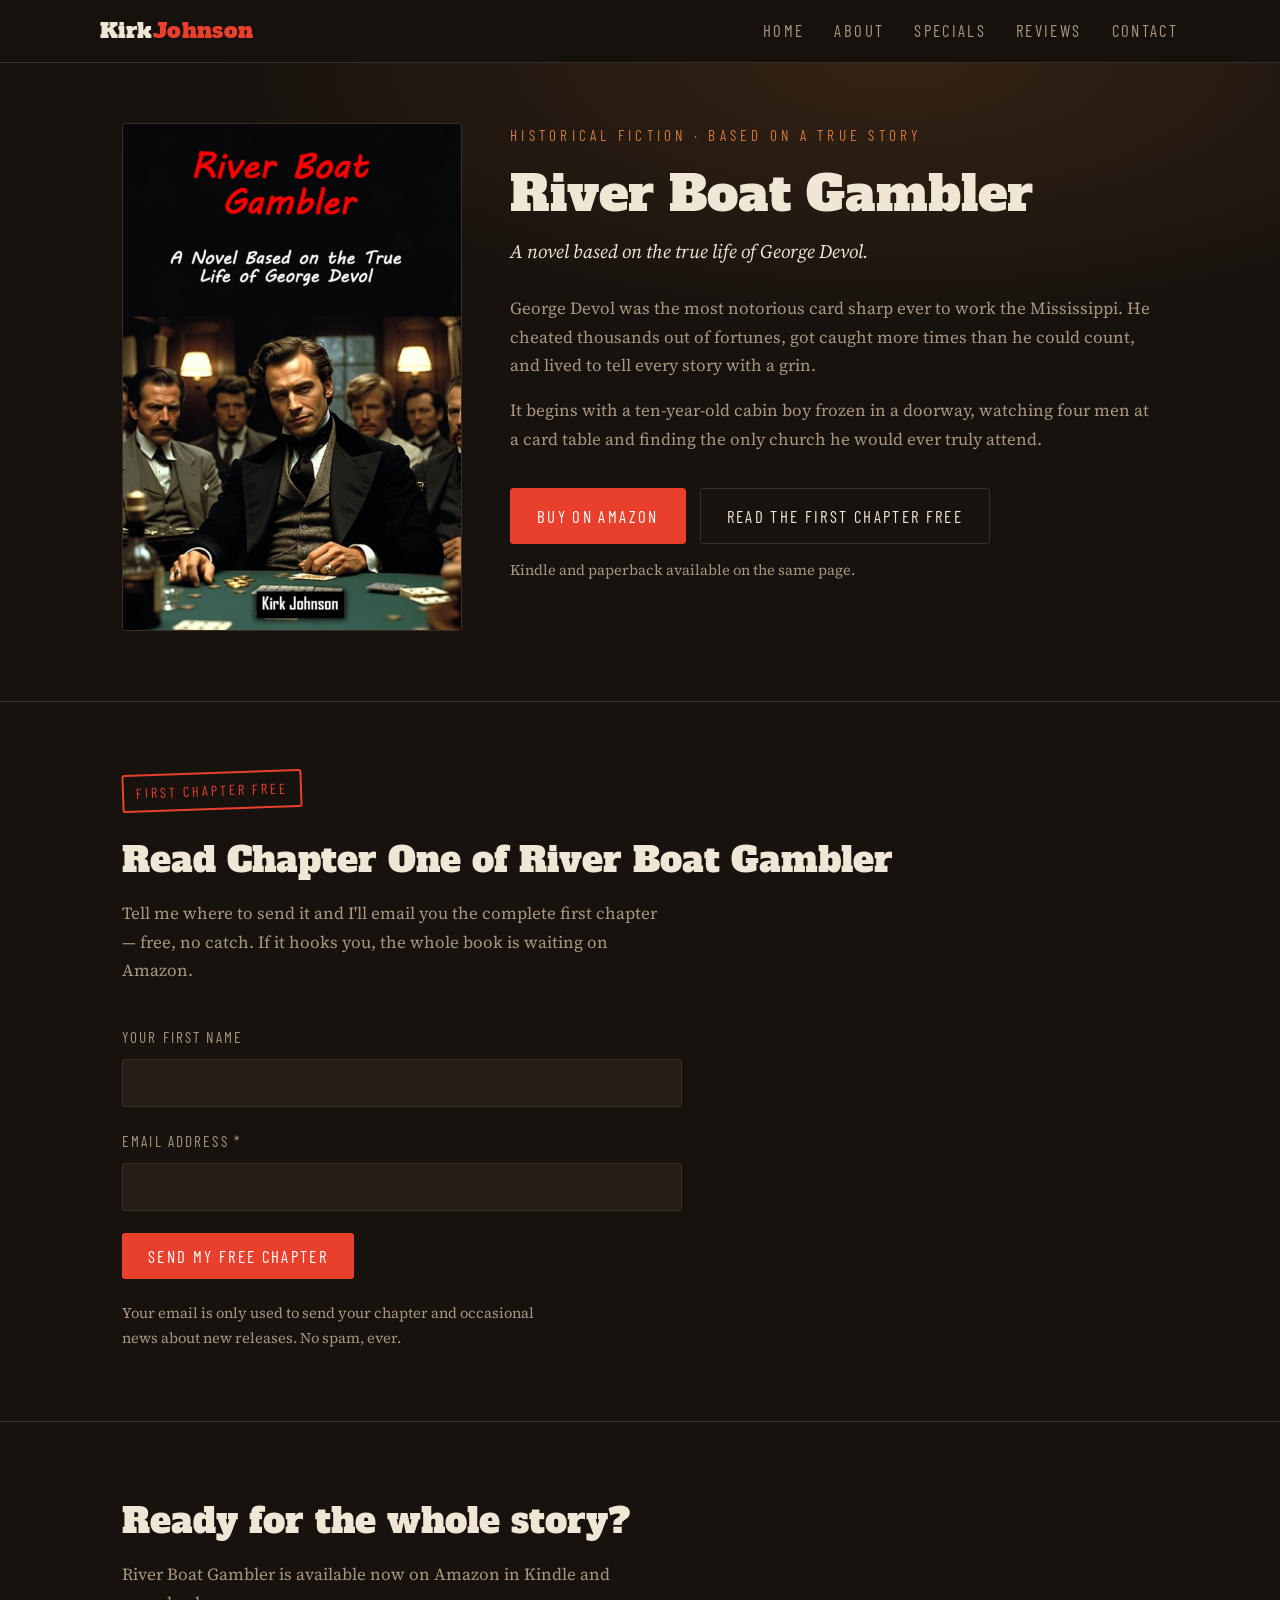
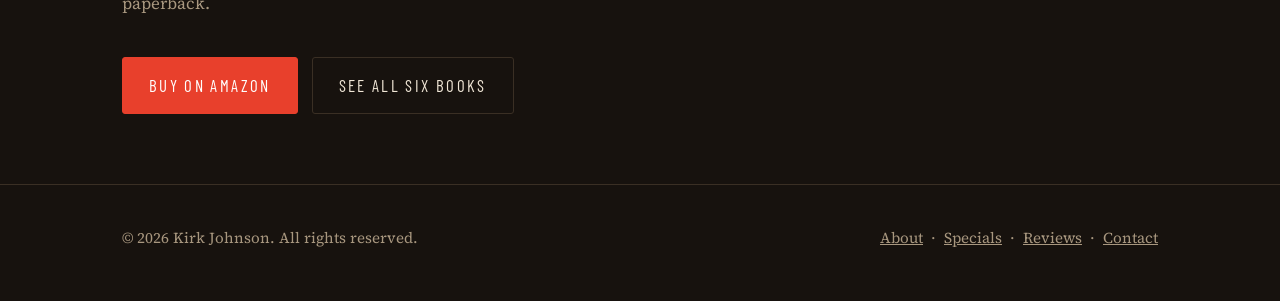
<file: river-boat-gambler.html>
<!DOCTYPE html>
<html lang="en">
<head>
  <!-- Google tag (gtag.js) -->
  <script async src="https://www.googletagmanager.com/gtag/js?id=G-PL3GJ9SL2N"></script>
  <script>
    window.dataLayer = window.dataLayer || [];
    function gtag(){dataLayer.push(arguments);}
    gtag("js", new Date());
    gtag("config", "G-PL3GJ9SL2N");
  </script>

  <!-- Per-book config: change these 2 values on each page -->
  <script>
    window.BOOK_INFO = {
      title: "River Boat Gambler",
      asin:  "B0H6R3XZB8"
    };
  </script>

  <!-- Reusable tracking script: identical on all 6 pages -->
  <script>
  (function () {
    function track(eventName, extraParams) {
      if (typeof gtag !== "function") return;
      var params = {
        book_title: window.BOOK_INFO ? window.BOOK_INFO.title : "(unknown)",
        book_asin:  window.BOOK_INFO ? window.BOOK_INFO.asin  : "(unknown)"
      };
      for (var k in extraParams) { params[k] = extraParams[k]; }
      gtag("event", eventName, params);
    }
    document.addEventListener("DOMContentLoaded", function () {
      // Track clicks to Amazon
      document.querySelectorAll('a[href*="amazon."]').forEach(function (link) {
        link.addEventListener("click", function () {
          track("amazon_click", { link_url: link.href });
        });
      });
      // Track free-first-chapter form submission
      var form = document.querySelector("#chapter-form");
      if (form) {
        form.addEventListener("submit", function () {
          track("chapter_request", {});
        });
      }
    });
  })();
  </script>

  <meta charset="UTF-8">
  <meta name="viewport" content="width=device-width, initial-scale=1.0">
  <title>River Boat Gambler — Kirk Johnson</title>
  <meta name="description" content="A novel based on the true life of George Devol. George Devol was the most notorious card sharp ever to work the Mississippi. He cheated thousands out of fortu">
  <link rel="canonical" href="https://kirkjohnsonbooks.com/river-boat-gambler.html">
  <meta property="og:type" content="book">
  <meta property="og:site_name" content="Kirk Johnson Books">
  <meta property="og:title" content="River Boat Gambler — Kirk Johnson">
  <meta property="og:description" content="A novel based on the true life of George Devol. George Devol was the most notorious card sharp ever to work the Mississippi. He cheated thousands out of fortu">
  <meta property="og:url" content="https://kirkjohnsonbooks.com/river-boat-gambler.html">
  <meta property="og:image" content="https://kirkjohnsonbooks.com/images/gambler.jpg">
  <meta name="twitter:card" content="summary_large_image">
  <meta name="twitter:title" content="River Boat Gambler — Kirk Johnson">
  <meta name="twitter:description" content="A novel based on the true life of George Devol. George Devol was the most notorious card sharp ever to work the Mississippi. He cheated thousands out of fortu">
  <meta name="twitter:image" content="https://kirkjohnsonbooks.com/images/gambler.jpg">
  <link rel="preconnect" href="https://fonts.googleapis.com">
  <link rel="preconnect" href="https://fonts.gstatic.com" crossorigin>
  <link href="https://fonts.googleapis.com/css2?family=Alfa+Slab+One&family=Barlow+Condensed:wght@400;500&family=Source+Serif+4:ital,wght@0,400;0,600;1,400&display=swap" rel="stylesheet">
  <link rel="stylesheet" href="css/style.css">
  <script type="application/ld+json">
  {
    "@context": "https://schema.org",
    "@type": "Book",
    "name": "River Boat Gambler",
    "author": { "@type": "Person", "name": "Kirk Johnson",
      "url": "https://kirkjohnsonbooks.com/" },
    "image": "https://kirkjohnsonbooks.com/images/gambler.jpg",
    "url": "https://kirkjohnsonbooks.com/river-boat-gambler.html",
    "description": "A novel based on the true life of George Devol. George Devol was the most notorious card sharp ever to work the Mississippi. He cheated thousands out of fortu",
    "bookFormat": "https://schema.org/EBook",
    "inLanguage": "en",
    "offers": { "@type": "Offer", "url": "https://www.amazon.com/dp/B0H6R3XZB8",
      "availability": "https://schema.org/InStock" }
  }
  </script>
</head>
<body>

<header>
  <div class="wrap nav">
    <a class="brand" href="index.html">Kirk<span>Johnson</span></a>
    <nav aria-label="Main navigation">
      <ul>
        <li><a href="index.html">Home</a></li>
        <li><a href="about.html">About</a></li>
        <li><a href="specials.html">Specials</a></li>
        <li><a href="reviews.html">Reviews</a></li>
        <li><a href="contact.html">Contact</a></li>
      </ul>
    </nav>
  </div>
</header>

<main>

  <section class="section book-hero">
    <div class="wrap book-lander">

      <div class="book-lander-cover">
        <img src="images/gambler.jpg" alt="River Boat Gambler book cover — a gambler in a black coat at a card table">
      </div>

      <div class="book-lander-copy">
        <p class="eyebrow">Historical Fiction · Based on a true story</p>
        <h1>River Boat Gambler</h1>
        <p class="lede">A novel based on the true life of George Devol.</p>

        <div class="book-lander-desc">
          <p>George Devol was the most notorious card sharp ever to work the Mississippi. He cheated thousands out of fortunes, got caught more times than he could count, and lived to tell every story with a grin.</p>
          <p>It begins with a ten-year-old cabin boy frozen in a doorway, watching four men at a card table and finding the only church he would ever truly attend.</p>
        </div>

        <div class="btn-row">
          <a class="btn solid" href="https://www.amazon.com/dp/B0H6R3XZB8" target="_blank" rel="noopener">Buy on Amazon</a>
          <a class="btn ghost" href="#free-chapter">Read the First Chapter Free</a>
        </div>
        <p class="fineprint">Kindle and paperback available on the same page.</p>
      </div>

    </div>
  </section>

  <section class="section" id="free-chapter">
    <div class="wrap">
      <span class="stamp">First Chapter Free</span>
      <h2 class="section-title">Read Chapter One of River Boat Gambler</h2>
      <p class="section-sub">
        Tell me where to send it and I'll email you the complete first chapter —
        free, no catch. If it hooks you, the whole book is waiting on Amazon.
      </p>

      <form id="chapter-form" name="chapter-request" method="POST" action="/thanks.html"
            data-netlify="true" netlify-honeypot="bot-field">
        <input type="hidden" name="form-name" value="chapter-request">
        <input type="hidden" name="book" value="River Boat Gambler">
        <p style="display:none">
          <label>Don't fill this out if you're human: <input name="bot-field"></label>
        </p>

        <div class="field">
          <label for="name">Your first name</label>
          <input type="text" id="name" name="name" autocomplete="given-name">
        </div>

        <div class="field">
          <label for="email">Email address *</label>
          <input type="email" id="email" name="email" required autocomplete="email">
        </div>

        <button class="btn" type="submit">Send My Free Chapter</button>
      </form>

      <p class="fineprint" style="margin-top:22px; max-width:56ch;">
        Your email is only used to send your chapter and occasional news about new
        releases. No spam, ever.
      </p>
    </div>
  </section>

  <section class="section">
    <div class="wrap">
      <h2 class="section-title">Ready for the whole story?</h2>
      <p class="section-sub">
        River Boat Gambler is available now on Amazon in Kindle and paperback.
      </p>
      <div class="btn-row">
        <a class="btn solid" href="https://www.amazon.com/dp/B0H6R3XZB8" target="_blank" rel="noopener">Buy on Amazon</a>
        <a class="btn ghost" href="index.html#books">See All Six Books</a>
      </div>
    </div>
  </section>

</main>

<footer>
  <div class="wrap footer-inner">
    <div>&copy; 2026 Kirk Johnson. All rights reserved.</div>
    <div>
      <a href="about.html">About</a> &nbsp;·&nbsp;
      <a href="specials.html">Specials</a> &nbsp;·&nbsp;
      <a href="reviews.html">Reviews</a> &nbsp;·&nbsp;
      <a href="contact.html">Contact</a>
    </div>
  </div>
</footer>

</body>
</html>
</file>
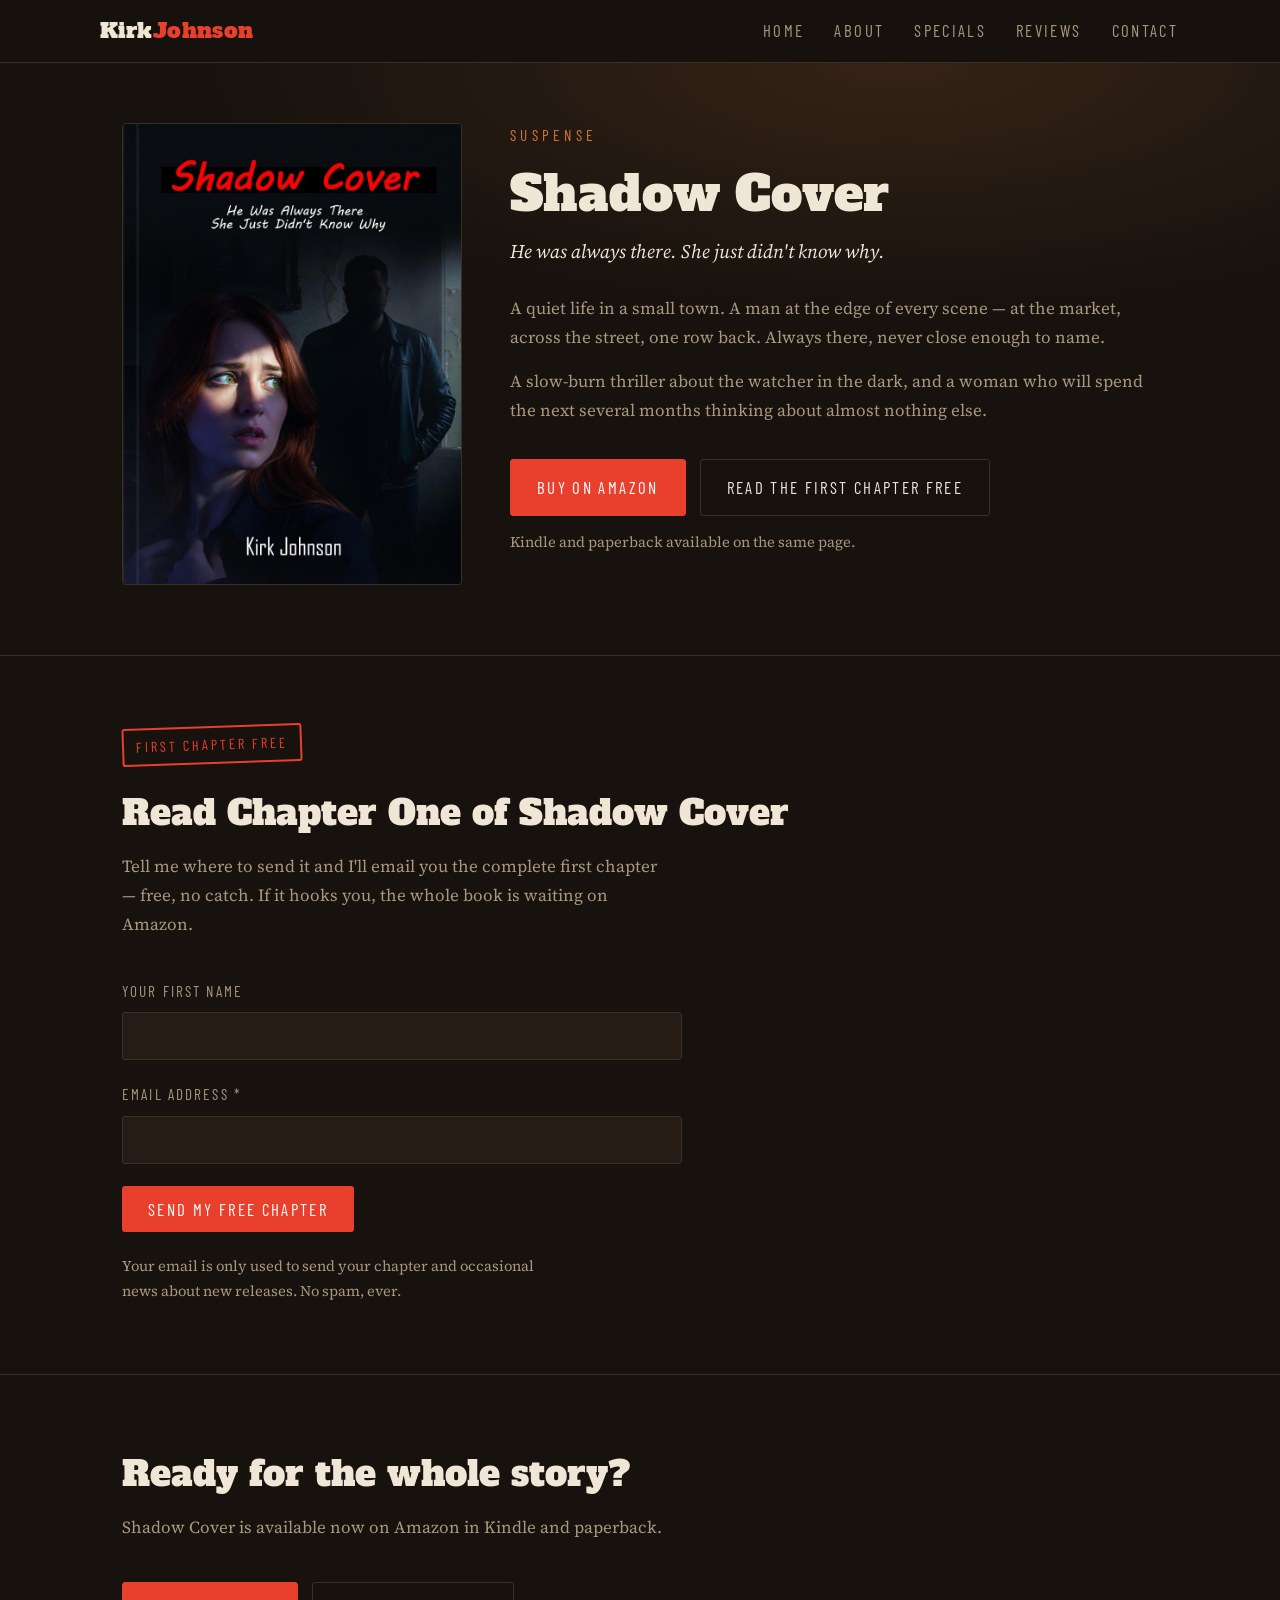
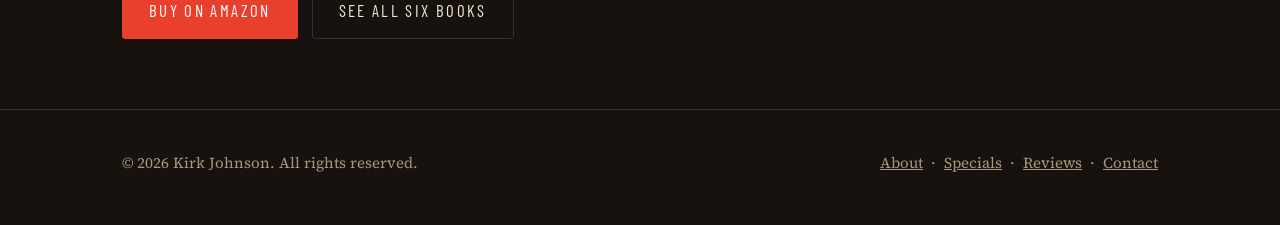
<file: shadow-cover.html>
<!DOCTYPE html>
<html lang="en">
<head>
  <!-- Google tag (gtag.js) -->
  <script async src="https://www.googletagmanager.com/gtag/js?id=G-PL3GJ9SL2N"></script>
  <script>
    window.dataLayer = window.dataLayer || [];
    function gtag(){dataLayer.push(arguments);}
    gtag("js", new Date());
    gtag("config", "G-PL3GJ9SL2N");
  </script>

  <!-- Per-book config: change these 2 values on each page -->
  <script>
    window.BOOK_INFO = {
      title: "Shadow Cover",
      asin:  "B0H8FTFB95"
    };
  </script>

  <!-- Reusable tracking script: identical on all 6 pages -->
  <script>
  (function () {
    function track(eventName, extraParams) {
      if (typeof gtag !== "function") return;
      var params = {
        book_title: window.BOOK_INFO ? window.BOOK_INFO.title : "(unknown)",
        book_asin:  window.BOOK_INFO ? window.BOOK_INFO.asin  : "(unknown)"
      };
      for (var k in extraParams) { params[k] = extraParams[k]; }
      gtag("event", eventName, params);
    }
    document.addEventListener("DOMContentLoaded", function () {
      // Track clicks to Amazon
      document.querySelectorAll('a[href*="amazon."]').forEach(function (link) {
        link.addEventListener("click", function () {
          track("amazon_click", { link_url: link.href });
        });
      });
      // Track free-first-chapter form submission
      var form = document.querySelector("#chapter-form");
      if (form) {
        form.addEventListener("submit", function () {
          track("chapter_request", {});
        });
      }
    });
  })();
  </script>

  <meta charset="UTF-8">
  <meta name="viewport" content="width=device-width, initial-scale=1.0">
  <title>Shadow Cover — Kirk Johnson</title>
  <meta name="description" content="He was always there. She just didn't know why. A quiet life in a small town. A man at the edge of every scene — at the market, across the street, one row bac">
  <link rel="canonical" href="https://kirkjohnsonbooks.com/shadow-cover.html">
  <meta property="og:type" content="book">
  <meta property="og:site_name" content="Kirk Johnson Books">
  <meta property="og:title" content="Shadow Cover — Kirk Johnson">
  <meta property="og:description" content="He was always there. She just didn't know why. A quiet life in a small town. A man at the edge of every scene — at the market, across the street, one row bac">
  <meta property="og:url" content="https://kirkjohnsonbooks.com/shadow-cover.html">
  <meta property="og:image" content="https://kirkjohnsonbooks.com/images/shadow.jpg">
  <meta name="twitter:card" content="summary_large_image">
  <meta name="twitter:title" content="Shadow Cover — Kirk Johnson">
  <meta name="twitter:description" content="He was always there. She just didn't know why. A quiet life in a small town. A man at the edge of every scene — at the market, across the street, one row bac">
  <meta name="twitter:image" content="https://kirkjohnsonbooks.com/images/shadow.jpg">
  <link rel="preconnect" href="https://fonts.googleapis.com">
  <link rel="preconnect" href="https://fonts.gstatic.com" crossorigin>
  <link href="https://fonts.googleapis.com/css2?family=Alfa+Slab+One&family=Barlow+Condensed:wght@400;500&family=Source+Serif+4:ital,wght@0,400;0,600;1,400&display=swap" rel="stylesheet">
  <link rel="stylesheet" href="css/style.css">
  <script type="application/ld+json">
  {
    "@context": "https://schema.org",
    "@type": "Book",
    "name": "Shadow Cover",
    "author": { "@type": "Person", "name": "Kirk Johnson",
      "url": "https://kirkjohnsonbooks.com/" },
    "image": "https://kirkjohnsonbooks.com/images/shadow.jpg",
    "url": "https://kirkjohnsonbooks.com/shadow-cover.html",
    "description": "He was always there. She just didn't know why. A quiet life in a small town. A man at the edge of every scene — at the market, across the street, one row bac",
    "bookFormat": "https://schema.org/EBook",
    "inLanguage": "en",
    "offers": { "@type": "Offer", "url": "https://www.amazon.com/dp/B0H8FTFB95",
      "availability": "https://schema.org/InStock" }
  }
  </script>
</head>
<body>

<header>
  <div class="wrap nav">
    <a class="brand" href="index.html">Kirk<span>Johnson</span></a>
    <nav aria-label="Main navigation">
      <ul>
        <li><a href="index.html">Home</a></li>
        <li><a href="about.html">About</a></li>
        <li><a href="specials.html">Specials</a></li>
        <li><a href="reviews.html">Reviews</a></li>
        <li><a href="contact.html">Contact</a></li>
      </ul>
    </nav>
  </div>
</header>

<main>

  <section class="section book-hero">
    <div class="wrap book-lander">

      <div class="book-lander-cover">
        <img src="images/shadow.jpg" alt="Shadow Cover book cover — a woman looking over her shoulder at a man in the shadows">
      </div>

      <div class="book-lander-copy">
        <p class="eyebrow">Suspense</p>
        <h1>Shadow Cover</h1>
        <p class="lede">He was always there. She just didn't know why.</p>

        <div class="book-lander-desc">
          <p>A quiet life in a small town. A man at the edge of every scene — at the market, across the street, one row back. Always there, never close enough to name.</p>
          <p>A slow-burn thriller about the watcher in the dark, and a woman who will spend the next several months thinking about almost nothing else.</p>
        </div>

        <div class="btn-row">
          <a class="btn solid" href="https://www.amazon.com/dp/B0H8FTFB95" target="_blank" rel="noopener">Buy on Amazon</a>
          <a class="btn ghost" href="#free-chapter">Read the First Chapter Free</a>
        </div>
        <p class="fineprint">Kindle and paperback available on the same page.</p>
      </div>

    </div>
  </section>

  <section class="section" id="free-chapter">
    <div class="wrap">
      <span class="stamp">First Chapter Free</span>
      <h2 class="section-title">Read Chapter One of Shadow Cover</h2>
      <p class="section-sub">
        Tell me where to send it and I'll email you the complete first chapter —
        free, no catch. If it hooks you, the whole book is waiting on Amazon.
      </p>

      <form id="chapter-form" name="chapter-request" method="POST" action="/thanks.html"
            data-netlify="true" netlify-honeypot="bot-field">
        <input type="hidden" name="form-name" value="chapter-request">
        <input type="hidden" name="book" value="Shadow Cover">
        <p style="display:none">
          <label>Don't fill this out if you're human: <input name="bot-field"></label>
        </p>

        <div class="field">
          <label for="name">Your first name</label>
          <input type="text" id="name" name="name" autocomplete="given-name">
        </div>

        <div class="field">
          <label for="email">Email address *</label>
          <input type="email" id="email" name="email" required autocomplete="email">
        </div>

        <button class="btn" type="submit">Send My Free Chapter</button>
      </form>

      <p class="fineprint" style="margin-top:22px; max-width:56ch;">
        Your email is only used to send your chapter and occasional news about new
        releases. No spam, ever.
      </p>
    </div>
  </section>

  <section class="section">
    <div class="wrap">
      <h2 class="section-title">Ready for the whole story?</h2>
      <p class="section-sub">
        Shadow Cover is available now on Amazon in Kindle and paperback.
      </p>
      <div class="btn-row">
        <a class="btn solid" href="https://www.amazon.com/dp/B0H8FTFB95" target="_blank" rel="noopener">Buy on Amazon</a>
        <a class="btn ghost" href="index.html#books">See All Six Books</a>
      </div>
    </div>
  </section>

</main>

<footer>
  <div class="wrap footer-inner">
    <div>&copy; 2026 Kirk Johnson. All rights reserved.</div>
    <div>
      <a href="about.html">About</a> &nbsp;·&nbsp;
      <a href="specials.html">Specials</a> &nbsp;·&nbsp;
      <a href="reviews.html">Reviews</a> &nbsp;·&nbsp;
      <a href="contact.html">Contact</a>
    </div>
  </div>
</footer>

</body>
</html>
</file>
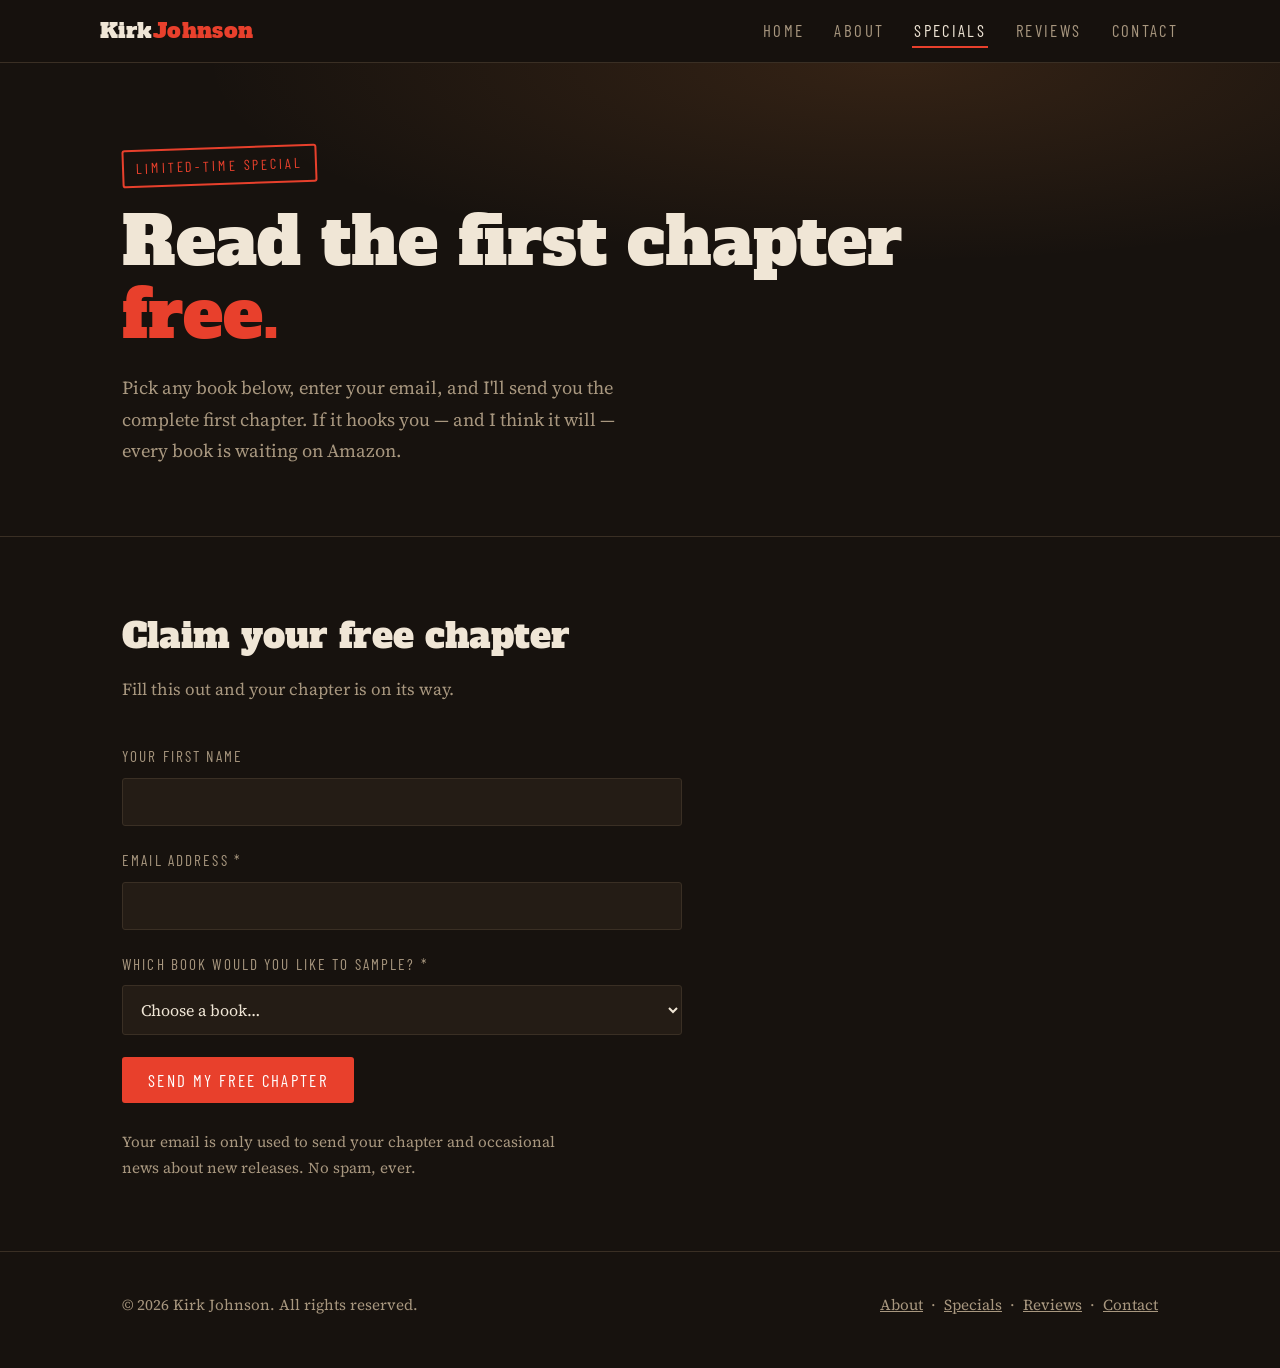
<file: specials.html>
<!DOCTYPE html>
<html lang="en">
<head>
  <!-- Google tag (gtag.js) -->
  <script async src="https://www.googletagmanager.com/gtag/js?id=G-PL3GJ9SL2N"></script>
  <script>
    window.dataLayer = window.dataLayer || [];
    function gtag(){dataLayer.push(arguments);}
    gtag("js", new Date());
    gtag("config", "G-PL3GJ9SL2N");
  </script>
  <meta charset="UTF-8">
  <meta name="viewport" content="width=device-width, initial-scale=1.0">
  <title>Specials — Free First Chapter | Kirk Johnson</title>
  <meta name="description" content="Get the first chapter of any Kirk Johnson novel free, delivered by email.">
  <link rel="preconnect" href="https://fonts.googleapis.com">
  <link rel="preconnect" href="https://fonts.gstatic.com" crossorigin>
  <link href="https://fonts.googleapis.com/css2?family=Alfa+Slab+One&family=Barlow+Condensed:wght@400;500&family=Source+Serif+4:ital,wght@0,400;0,600;1,400&display=swap" rel="stylesheet">
  <link rel="canonical" href="https://kirkjohnsonbooks.com/specials.html">
  <meta property="og:type" content="website">
  <meta property="og:site_name" content="Kirk Johnson Books">
  <meta property="og:title" content="Free First Chapter — Kirk Johnson">
  <meta property="og:description" content="Pick any Kirk Johnson novel and get the complete first chapter free, delivered straight to your inbox. No catch.">
  <meta property="og:url" content="https://kirkjohnsonbooks.com/specials.html">
  <meta property="og:image" content="https://kirkjohnsonbooks.com/images/the_queen.jpg">
  <meta name="twitter:card" content="summary_large_image">
  <meta name="twitter:title" content="Free First Chapter — Kirk Johnson">
  <meta name="twitter:description" content="Pick any Kirk Johnson novel and get the complete first chapter free, delivered straight to your inbox. No catch.">
  <meta name="twitter:image" content="https://kirkjohnsonbooks.com/images/the_queen.jpg">
  <link rel="stylesheet" href="css/style.css">
</head>
<body>

<header>
  <div class="wrap nav">
    <a class="brand" href="index.html">Kirk<span>Johnson</span></a>
    <nav aria-label="Main navigation">
      <ul>
        <li><a href="index.html">Home</a></li>
        <li><a href="about.html">About</a></li>
        <li><a href="specials.html" class="active">Specials</a></li>
        <li><a href="reviews.html">Reviews</a></li>
        <li><a href="contact.html">Contact</a></li>
      </ul>
    </nav>
  </div>
</header>

<main>

  <section class="hero">
    <div class="wrap">
      <span class="stamp">Limited-Time Special</span>
      <h1>Read the first chapter <em>free.</em></h1>
      <p class="lede">
        Pick any book below, enter your email, and I'll send you the complete
        first chapter. If it hooks you — and I think it will — every book is
        waiting on Amazon.
      </p>
    </div>
  </section>

  <section class="section">
    <div class="wrap">
      <h2 class="section-title">Claim your free chapter</h2>
      <p class="section-sub">Fill this out and your chapter is on its way.</p>

      <!-- Netlify form: submissions appear in your Netlify dashboard
           under Forms > chapter-request. -->
      <form name="chapter-request" method="POST" action="/thanks.html"
            data-netlify="true" netlify-honeypot="bot-field">
        <input type="hidden" name="form-name" value="chapter-request">
        <p style="display:none">
          <label>Don't fill this out if you're human: <input name="bot-field"></label>
        </p>

        <div class="field">
          <label for="name">Your first name</label>
          <input type="text" id="name" name="name" autocomplete="given-name">
        </div>

        <div class="field">
          <label for="email">Email address *</label>
          <input type="email" id="email" name="email" required autocomplete="email">
        </div>

        <div class="field">
          <label for="book">Which book would you like to sample? *</label>
          <select id="book" name="book" required>
            <option value="" disabled selected>Choose a book…</option>
            <option>Flawed Imitation</option>
            <option>No Forced Entry</option>
            <option>River Boat Gambler</option>
            <option>The Queen of Ohio</option>
            <option>The Key Man</option>
            <option>Shadow Cover</option>
            <option>Motorcycle Club Romance</option>
            <option>From Romance to Conquest</option>
          </select>
        </div>

        <button class="btn" type="submit" onclick="if(typeof gtag==='function')gtag('event','free_chapter_submit',{event_category:'Free Chapter',event_label:'Form submitted'});">Send My Free Chapter</button>
      </form>

      <p style="margin-top: 26px; color: var(--dust); max-width: 56ch; font-size: 0.95rem;">
        Your email is only used to send your chapter and occasional news about
        new releases. No spam, ever.
      </p>
    </div>
  </section>

</main>

<footer>
  <div class="wrap footer-inner">
    <div>&copy; 2026 Kirk Johnson. All rights reserved.</div>
    <div>
      <a href="about.html">About</a> &nbsp;·&nbsp;
      <a href="specials.html">Specials</a> &nbsp;·&nbsp;
      <a href="reviews.html">Reviews</a> &nbsp;&middot;&nbsp;
      <a href="contact.html">Contact</a>
    </div>
  </div>
</footer>

  <script>
    document.addEventListener('click', function (e) {
      var a = e.target.closest('a[data-track]');
      if (!a || typeof gtag !== 'function') return;
      gtag('event', a.getAttribute('data-track-action') || 'click', {
        'event_category': a.getAttribute('data-track'),
        'event_label': a.getAttribute('data-track-label') || a.href
      });
    });
  </script>
</body>
</html>
</file>
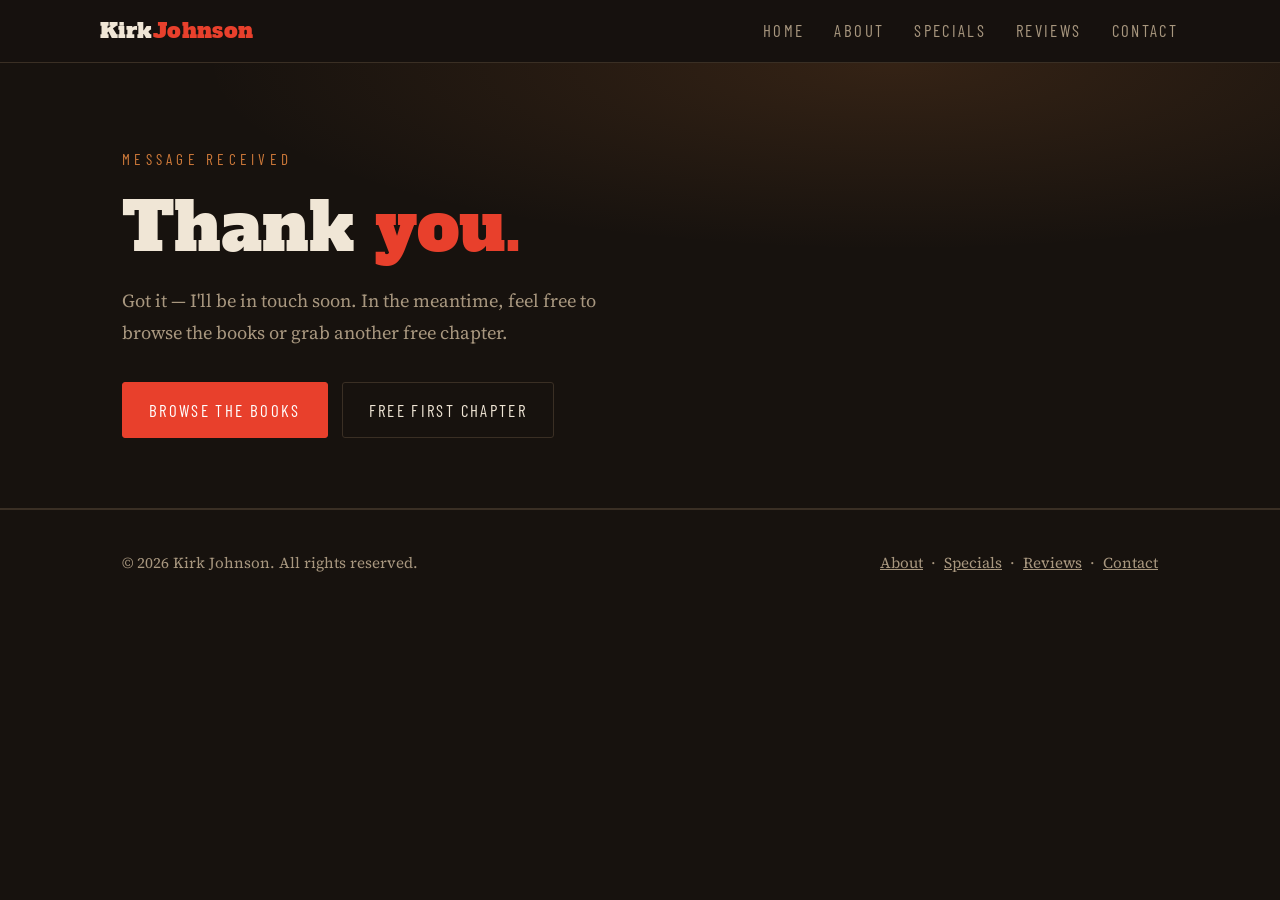
<file: thanks.html>
<!DOCTYPE html>
<html lang="en">
<head>
  <!-- Google tag (gtag.js) -->
  <script async src="https://www.googletagmanager.com/gtag/js?id=G-PL3GJ9SL2N"></script>
  <script>
    window.dataLayer = window.dataLayer || [];
    function gtag(){dataLayer.push(arguments);}
    gtag("js", new Date());
    gtag("config", "G-PL3GJ9SL2N");
  </script>
  <meta charset="UTF-8">
  <meta name="viewport" content="width=device-width, initial-scale=1.0">
  <title>Thank You — Kirk Johnson, Author</title>
  <meta name="description" content="Thanks for getting in touch. Browse the books or grab another free first chapter from author Kirk Johnson.">
  <link rel="preconnect" href="https://fonts.googleapis.com">
  <link rel="preconnect" href="https://fonts.gstatic.com" crossorigin>
  <link href="https://fonts.googleapis.com/css2?family=Alfa+Slab+One&family=Barlow+Condensed:wght@400;500&family=Source+Serif+4:ital,wght@0,400;0,600;1,400&display=swap" rel="stylesheet">
  <link rel="canonical" href="https://kirkjohnsonbooks.com/thanks.html">
  <meta property="og:type" content="website">
  <meta property="og:site_name" content="Kirk Johnson Books">
  <meta property="og:title" content="Thank You — Kirk Johnson">
  <meta property="og:description" content="Thanks for getting in touch. Browse the books or grab another free first chapter.">
  <meta property="og:url" content="https://kirkjohnsonbooks.com/thanks.html">
  <meta property="og:image" content="https://kirkjohnsonbooks.com/images/gambler.jpg">
  <meta name="twitter:card" content="summary_large_image">
  <meta name="twitter:title" content="Thank You — Kirk Johnson">
  <meta name="twitter:description" content="Thanks for getting in touch. Browse the books or grab another free first chapter.">
  <meta name="twitter:image" content="https://kirkjohnsonbooks.com/images/gambler.jpg">
  <link rel="stylesheet" href="css/style.css">
</head>
<body>

<header>
  <div class="wrap nav">
    <a class="brand" href="index.html">Kirk<span>Johnson</span></a>
    <nav aria-label="Main navigation">
      <ul>
        <li><a href="index.html">Home</a></li>
        <li><a href="about.html">About</a></li>
        <li><a href="specials.html">Specials</a></li>
        <li><a href="reviews.html">Reviews</a></li>
        <li><a href="contact.html">Contact</a></li>
      </ul>
    </nav>
  </div>
</header>

<main>

  <section class="hero">
    <div class="wrap">
      <p class="eyebrow">Message Received</p>
      <h1>Thank <em>you.</em></h1>
      <p class="lede">
        Got it — I'll be in touch soon. In the meantime, feel free to browse
        the books or grab another free chapter.
      </p>
      <div class="btn-row">
        <a class="btn solid" href="index.html#books">Browse the Books</a>
        <a data-track="Free Chapter" data-track-action="free_chapter_click" data-track-label="CTA button" class="btn ghost" href="specials.html">Free First Chapter</a>
      </div>
    </div>
  </section>

</main>

<footer>
  <div class="wrap footer-inner">
    <div>&copy; 2026 Kirk Johnson. All rights reserved.</div>
    <div>
      <a href="about.html">About</a> &nbsp;·&nbsp;
      <a href="specials.html">Specials</a> &nbsp;·&nbsp;
      <a href="reviews.html">Reviews</a> &nbsp;&middot;&nbsp;
      <a href="contact.html">Contact</a>
    </div>
  </div>
</footer>

  <script>
    document.addEventListener('click', function (e) {
      var a = e.target.closest('a[data-track]');
      if (!a || typeof gtag !== 'function') return;
      gtag('event', a.getAttribute('data-track-action') || 'click', {
        'event_category': a.getAttribute('data-track'),
        'event_label': a.getAttribute('data-track-label') || a.href
      });
    });
  </script>
</body>
</html>
</file>
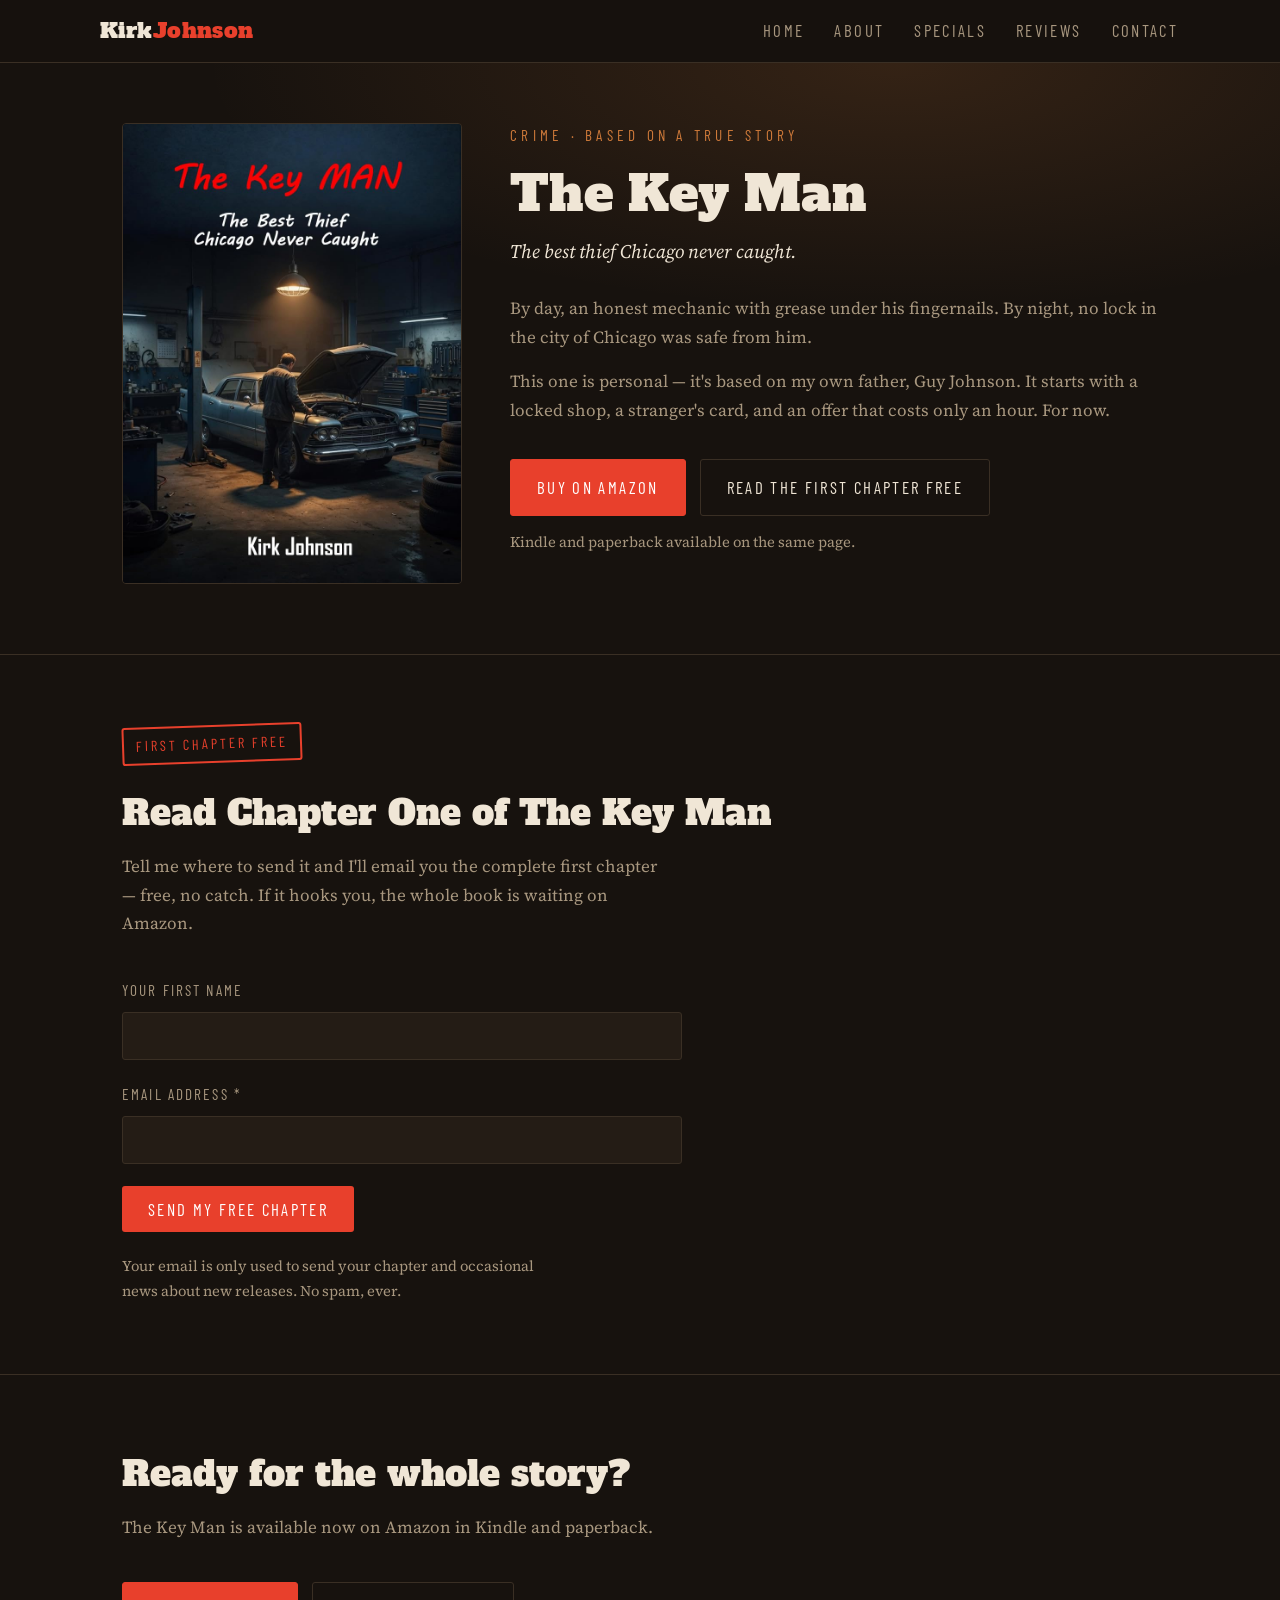
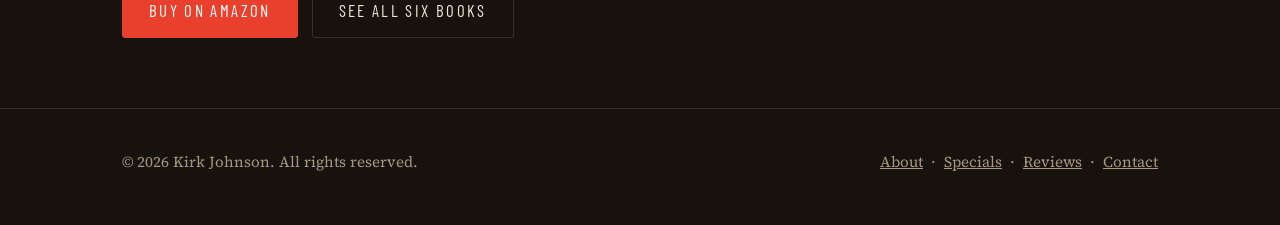
<file: the-key-man.html>
<!DOCTYPE html>
<html lang="en">
<head>
  <!-- Google tag (gtag.js) -->
  <script async src="https://www.googletagmanager.com/gtag/js?id=G-PL3GJ9SL2N"></script>
  <script>
    window.dataLayer = window.dataLayer || [];
    function gtag(){dataLayer.push(arguments);}
    gtag("js", new Date());
    gtag("config", "G-PL3GJ9SL2N");
  </script>

  <!-- Per-book config: change these 2 values on each page -->
  <script>
    window.BOOK_INFO = {
      title: "The Key Man",
      asin:  "B0H8FMM6KW"
    };
  </script>

  <!-- Reusable tracking script: identical on all 6 pages -->
  <script>
  (function () {
    function track(eventName, extraParams) {
      if (typeof gtag !== "function") return;
      var params = {
        book_title: window.BOOK_INFO ? window.BOOK_INFO.title : "(unknown)",
        book_asin:  window.BOOK_INFO ? window.BOOK_INFO.asin  : "(unknown)"
      };
      for (var k in extraParams) { params[k] = extraParams[k]; }
      gtag("event", eventName, params);
    }
    document.addEventListener("DOMContentLoaded", function () {
      // Track clicks to Amazon
      document.querySelectorAll('a[href*="amazon."]').forEach(function (link) {
        link.addEventListener("click", function () {
          track("amazon_click", { link_url: link.href });
        });
      });
      // Track free-first-chapter form submission
      var form = document.querySelector("#chapter-form");
      if (form) {
        form.addEventListener("submit", function () {
          track("chapter_request", {});
        });
      }
    });
  })();
  </script>

  <meta charset="UTF-8">
  <meta name="viewport" content="width=device-width, initial-scale=1.0">
  <title>The Key Man — Kirk Johnson</title>
  <meta name="description" content="The best thief Chicago never caught. By day, an honest mechanic with grease under his fingernails. By night, no lock in the city of Chicago was saf">
  <link rel="canonical" href="https://kirkjohnsonbooks.com/the-key-man.html">
  <meta property="og:type" content="book">
  <meta property="og:site_name" content="Kirk Johnson Books">
  <meta property="og:title" content="The Key Man — Kirk Johnson">
  <meta property="og:description" content="The best thief Chicago never caught. By day, an honest mechanic with grease under his fingernails. By night, no lock in the city of Chicago was saf">
  <meta property="og:url" content="https://kirkjohnsonbooks.com/the-key-man.html">
  <meta property="og:image" content="https://kirkjohnsonbooks.com/images/the_key_man_cover.jpg">
  <meta name="twitter:card" content="summary_large_image">
  <meta name="twitter:title" content="The Key Man — Kirk Johnson">
  <meta name="twitter:description" content="The best thief Chicago never caught. By day, an honest mechanic with grease under his fingernails. By night, no lock in the city of Chicago was saf">
  <meta name="twitter:image" content="https://kirkjohnsonbooks.com/images/the_key_man_cover.jpg">
  <link rel="preconnect" href="https://fonts.googleapis.com">
  <link rel="preconnect" href="https://fonts.gstatic.com" crossorigin>
  <link href="https://fonts.googleapis.com/css2?family=Alfa+Slab+One&family=Barlow+Condensed:wght@400;500&family=Source+Serif+4:ital,wght@0,400;0,600;1,400&display=swap" rel="stylesheet">
  <link rel="stylesheet" href="css/style.css">
  <script type="application/ld+json">
  {
    "@context": "https://schema.org",
    "@type": "Book",
    "name": "The Key Man",
    "author": { "@type": "Person", "name": "Kirk Johnson",
      "url": "https://kirkjohnsonbooks.com/" },
    "image": "https://kirkjohnsonbooks.com/images/the_key_man_cover.jpg",
    "url": "https://kirkjohnsonbooks.com/the-key-man.html",
    "description": "The best thief Chicago never caught. By day, an honest mechanic with grease under his fingernails. By night, no lock in the city of Chicago was saf",
    "bookFormat": "https://schema.org/EBook",
    "inLanguage": "en",
    "offers": { "@type": "Offer", "url": "https://www.amazon.com/dp/B0H8FMM6KW",
      "availability": "https://schema.org/InStock" }
  }
  </script>
</head>
<body>

<header>
  <div class="wrap nav">
    <a class="brand" href="index.html">Kirk<span>Johnson</span></a>
    <nav aria-label="Main navigation">
      <ul>
        <li><a href="index.html">Home</a></li>
        <li><a href="about.html">About</a></li>
        <li><a href="specials.html">Specials</a></li>
        <li><a href="reviews.html">Reviews</a></li>
        <li><a href="contact.html">Contact</a></li>
      </ul>
    </nav>
  </div>
</header>

<main>

  <section class="section book-hero">
    <div class="wrap book-lander">

      <div class="book-lander-cover">
        <img src="images/the_key_man_cover.jpg" alt="The Key Man book cover — a man working under the hood of a car in a dim garage">
      </div>

      <div class="book-lander-copy">
        <p class="eyebrow">Crime · Based on a true story</p>
        <h1>The Key Man</h1>
        <p class="lede">The best thief Chicago never caught.</p>

        <div class="book-lander-desc">
          <p>By day, an honest mechanic with grease under his fingernails. By night, no lock in the city of Chicago was safe from him.</p>
          <p>This one is personal — it's based on my own father, Guy Johnson. It starts with a locked shop, a stranger's card, and an offer that costs only an hour. For now.</p>
        </div>

        <div class="btn-row">
          <a class="btn solid" href="https://www.amazon.com/dp/B0H8FMM6KW" target="_blank" rel="noopener">Buy on Amazon</a>
          <a class="btn ghost" href="#free-chapter">Read the First Chapter Free</a>
        </div>
        <p class="fineprint">Kindle and paperback available on the same page.</p>
      </div>

    </div>
  </section>

  <section class="section" id="free-chapter">
    <div class="wrap">
      <span class="stamp">First Chapter Free</span>
      <h2 class="section-title">Read Chapter One of The Key Man</h2>
      <p class="section-sub">
        Tell me where to send it and I'll email you the complete first chapter —
        free, no catch. If it hooks you, the whole book is waiting on Amazon.
      </p>

      <form id="chapter-form" name="chapter-request" method="POST" action="/thanks.html"
            data-netlify="true" netlify-honeypot="bot-field">
        <input type="hidden" name="form-name" value="chapter-request">
        <input type="hidden" name="book" value="The Key Man">
        <p style="display:none">
          <label>Don't fill this out if you're human: <input name="bot-field"></label>
        </p>

        <div class="field">
          <label for="name">Your first name</label>
          <input type="text" id="name" name="name" autocomplete="given-name">
        </div>

        <div class="field">
          <label for="email">Email address *</label>
          <input type="email" id="email" name="email" required autocomplete="email">
        </div>

        <button class="btn" type="submit">Send My Free Chapter</button>
      </form>

      <p class="fineprint" style="margin-top:22px; max-width:56ch;">
        Your email is only used to send your chapter and occasional news about new
        releases. No spam, ever.
      </p>
    </div>
  </section>

  <section class="section">
    <div class="wrap">
      <h2 class="section-title">Ready for the whole story?</h2>
      <p class="section-sub">
        The Key Man is available now on Amazon in Kindle and paperback.
      </p>
      <div class="btn-row">
        <a class="btn solid" href="https://www.amazon.com/dp/B0H8FMM6KW" target="_blank" rel="noopener">Buy on Amazon</a>
        <a class="btn ghost" href="index.html#books">See All Six Books</a>
      </div>
    </div>
  </section>

</main>

<footer>
  <div class="wrap footer-inner">
    <div>&copy; 2026 Kirk Johnson. All rights reserved.</div>
    <div>
      <a href="about.html">About</a> &nbsp;·&nbsp;
      <a href="specials.html">Specials</a> &nbsp;·&nbsp;
      <a href="reviews.html">Reviews</a> &nbsp;·&nbsp;
      <a href="contact.html">Contact</a>
    </div>
  </div>
</footer>

</body>
</html>
</file>
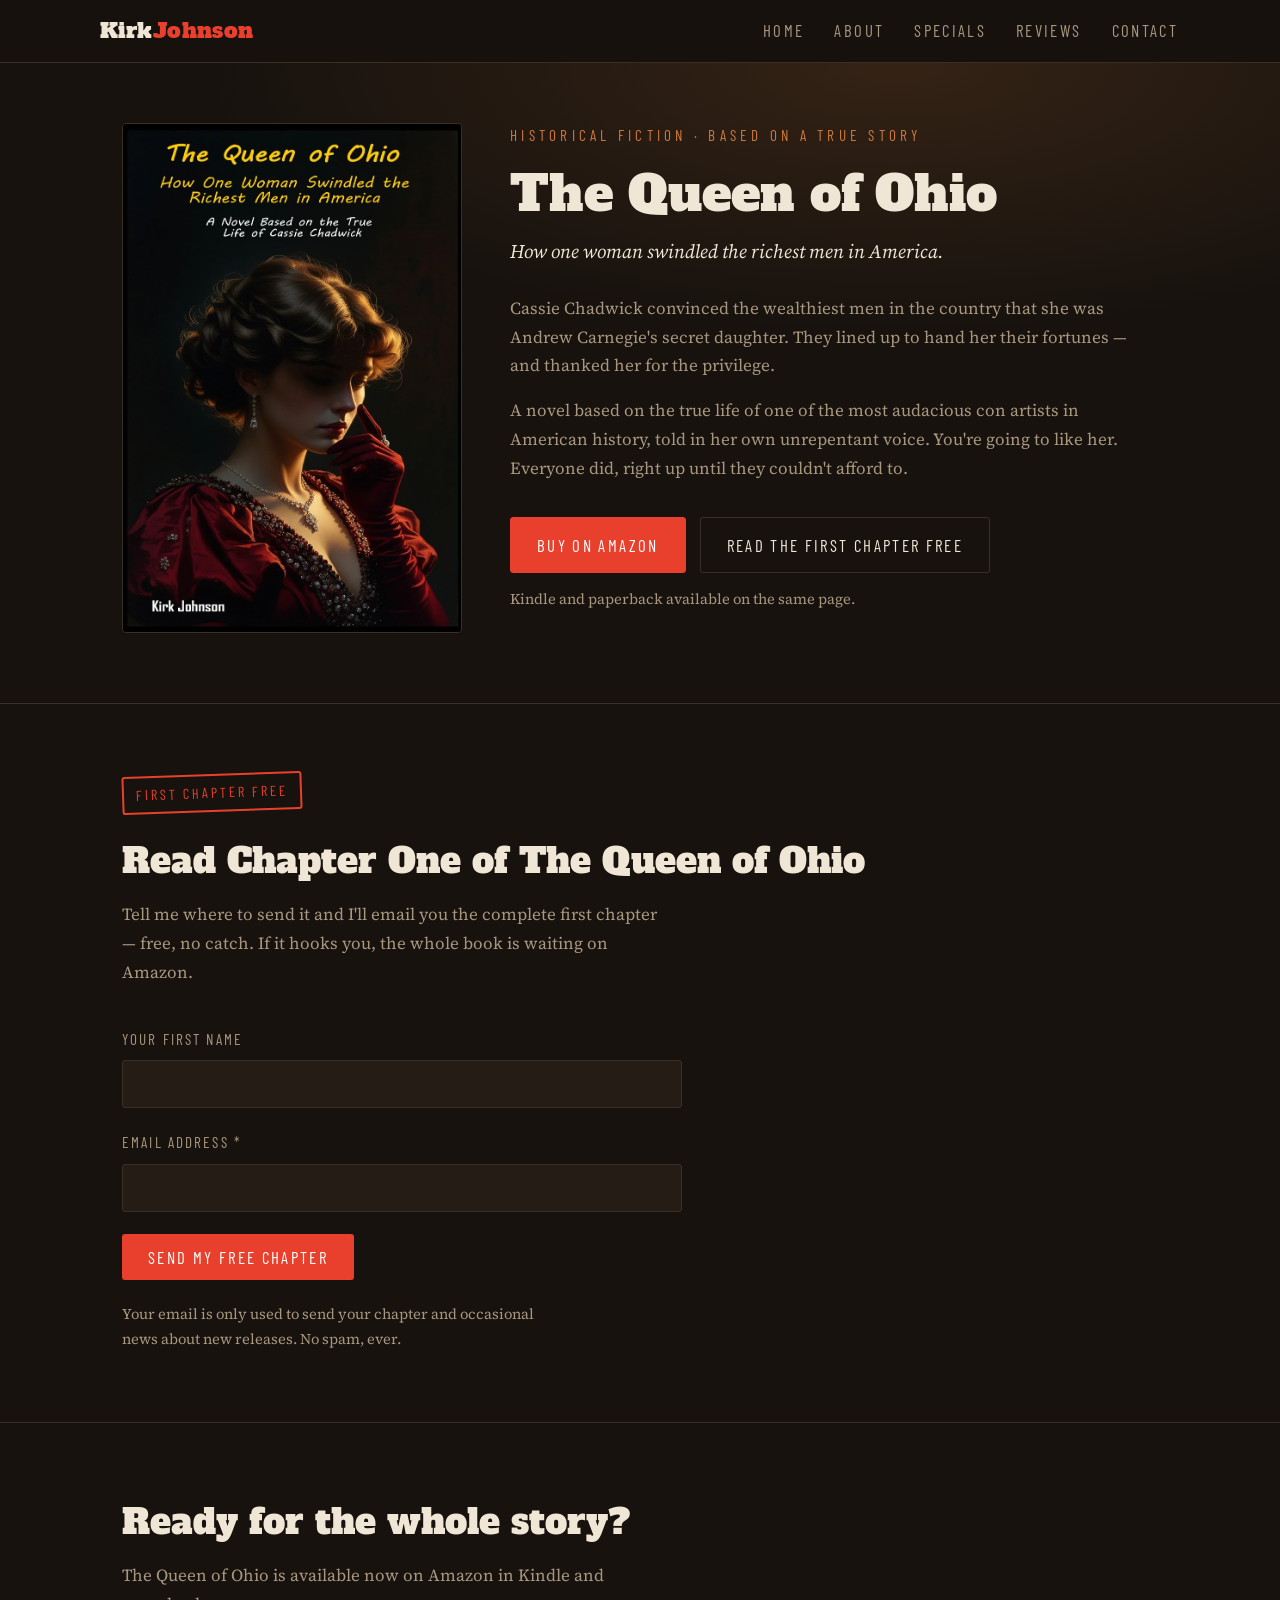
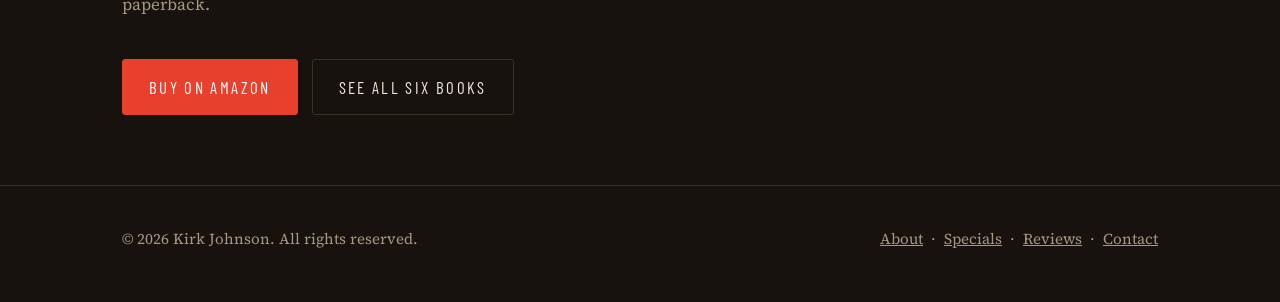
<file: the-queen-of-ohio.html>
<!DOCTYPE html>
<html lang="en">
<head>
  <!-- Google tag (gtag.js) -->
  <script async src="https://www.googletagmanager.com/gtag/js?id=G-PL3GJ9SL2N"></script>
  <script>
    window.dataLayer = window.dataLayer || [];
    function gtag(){dataLayer.push(arguments);}
    gtag("js", new Date());
    gtag("config", "G-PL3GJ9SL2N");
  </script>

  <!-- Per-book config: change these 2 values on each page -->
  <script>
    window.BOOK_INFO = {
      title: "The Queen of Ohio",
      asin:  "B0H8FL5WJK"
    };
  </script>

  <!-- Reusable tracking script: identical on all 6 pages -->
  <script>
  (function () {
    function track(eventName, extraParams) {
      if (typeof gtag !== "function") return;
      var params = {
        book_title: window.BOOK_INFO ? window.BOOK_INFO.title : "(unknown)",
        book_asin:  window.BOOK_INFO ? window.BOOK_INFO.asin  : "(unknown)"
      };
      for (var k in extraParams) { params[k] = extraParams[k]; }
      gtag("event", eventName, params);
    }
    document.addEventListener("DOMContentLoaded", function () {
      // Track clicks to Amazon
      document.querySelectorAll('a[href*="amazon."]').forEach(function (link) {
        link.addEventListener("click", function () {
          track("amazon_click", { link_url: link.href });
        });
      });
      // Track free-first-chapter form submission
      var form = document.querySelector("#chapter-form");
      if (form) {
        form.addEventListener("submit", function () {
          track("chapter_request", {});
        });
      }
    });
  })();
  </script>

  <meta charset="UTF-8">
  <meta name="viewport" content="width=device-width, initial-scale=1.0">
  <title>The Queen of Ohio — Kirk Johnson</title>
  <meta name="description" content="How one woman swindled the richest men in America. Cassie Chadwick convinced the wealthiest men in the country that she was Andrew Carnegie's secret daughter. Th">
  <link rel="canonical" href="https://kirkjohnsonbooks.com/the-queen-of-ohio.html">
  <meta property="og:type" content="book">
  <meta property="og:site_name" content="Kirk Johnson Books">
  <meta property="og:title" content="The Queen of Ohio — Kirk Johnson">
  <meta property="og:description" content="How one woman swindled the richest men in America. Cassie Chadwick convinced the wealthiest men in the country that she was Andrew Carnegie's secret daughter. Th">
  <meta property="og:url" content="https://kirkjohnsonbooks.com/the-queen-of-ohio.html">
  <meta property="og:image" content="https://kirkjohnsonbooks.com/images/the_queen.jpg">
  <meta name="twitter:card" content="summary_large_image">
  <meta name="twitter:title" content="The Queen of Ohio — Kirk Johnson">
  <meta name="twitter:description" content="How one woman swindled the richest men in America. Cassie Chadwick convinced the wealthiest men in the country that she was Andrew Carnegie's secret daughter. Th">
  <meta name="twitter:image" content="https://kirkjohnsonbooks.com/images/the_queen.jpg">
  <link rel="preconnect" href="https://fonts.googleapis.com">
  <link rel="preconnect" href="https://fonts.gstatic.com" crossorigin>
  <link href="https://fonts.googleapis.com/css2?family=Alfa+Slab+One&family=Barlow+Condensed:wght@400;500&family=Source+Serif+4:ital,wght@0,400;0,600;1,400&display=swap" rel="stylesheet">
  <link rel="stylesheet" href="css/style.css">
  <script type="application/ld+json">
  {
    "@context": "https://schema.org",
    "@type": "Book",
    "name": "The Queen of Ohio",
    "author": { "@type": "Person", "name": "Kirk Johnson",
      "url": "https://kirkjohnsonbooks.com/" },
    "image": "https://kirkjohnsonbooks.com/images/the_queen.jpg",
    "url": "https://kirkjohnsonbooks.com/the-queen-of-ohio.html",
    "description": "How one woman swindled the richest men in America. Cassie Chadwick convinced the wealthiest men in the country that she was Andrew Carnegie's secret daughter. Th",
    "bookFormat": "https://schema.org/EBook",
    "inLanguage": "en",
    "offers": { "@type": "Offer", "url": "https://www.amazon.com/dp/B0H8FL5WJK",
      "availability": "https://schema.org/InStock" }
  }
  </script>
</head>
<body>

<header>
  <div class="wrap nav">
    <a class="brand" href="index.html">Kirk<span>Johnson</span></a>
    <nav aria-label="Main navigation">
      <ul>
        <li><a href="index.html">Home</a></li>
        <li><a href="about.html">About</a></li>
        <li><a href="specials.html">Specials</a></li>
        <li><a href="reviews.html">Reviews</a></li>
        <li><a href="contact.html">Contact</a></li>
      </ul>
    </nav>
  </div>
</header>

<main>

  <section class="section book-hero">
    <div class="wrap book-lander">

      <div class="book-lander-cover">
        <img src="images/the_queen.jpg" alt="The Queen of Ohio book cover — a woman in a red gown against a dark background">
      </div>

      <div class="book-lander-copy">
        <p class="eyebrow">Historical Fiction · Based on a true story</p>
        <h1>The Queen of Ohio</h1>
        <p class="lede">How one woman swindled the richest men in America.</p>

        <div class="book-lander-desc">
          <p>Cassie Chadwick convinced the wealthiest men in the country that she was Andrew Carnegie's secret daughter. They lined up to hand her their fortunes — and thanked her for the privilege.</p>
          <p>A novel based on the true life of one of the most audacious con artists in American history, told in her own unrepentant voice. You're going to like her. Everyone did, right up until they couldn't afford to.</p>
        </div>

        <div class="btn-row">
          <a class="btn solid" href="https://www.amazon.com/dp/B0H8FL5WJK" target="_blank" rel="noopener">Buy on Amazon</a>
          <a class="btn ghost" href="#free-chapter">Read the First Chapter Free</a>
        </div>
        <p class="fineprint">Kindle and paperback available on the same page.</p>
      </div>

    </div>
  </section>

  <section class="section" id="free-chapter">
    <div class="wrap">
      <span class="stamp">First Chapter Free</span>
      <h2 class="section-title">Read Chapter One of The Queen of Ohio</h2>
      <p class="section-sub">
        Tell me where to send it and I'll email you the complete first chapter —
        free, no catch. If it hooks you, the whole book is waiting on Amazon.
      </p>

      <form id="chapter-form" name="chapter-request" method="POST" action="/thanks.html"
            data-netlify="true" netlify-honeypot="bot-field">
        <input type="hidden" name="form-name" value="chapter-request">
        <input type="hidden" name="book" value="The Queen of Ohio">
        <p style="display:none">
          <label>Don't fill this out if you're human: <input name="bot-field"></label>
        </p>

        <div class="field">
          <label for="name">Your first name</label>
          <input type="text" id="name" name="name" autocomplete="given-name">
        </div>

        <div class="field">
          <label for="email">Email address *</label>
          <input type="email" id="email" name="email" required autocomplete="email">
        </div>

        <button class="btn" type="submit">Send My Free Chapter</button>
      </form>

      <p class="fineprint" style="margin-top:22px; max-width:56ch;">
        Your email is only used to send your chapter and occasional news about new
        releases. No spam, ever.
      </p>
    </div>
  </section>

  <section class="section">
    <div class="wrap">
      <h2 class="section-title">Ready for the whole story?</h2>
      <p class="section-sub">
        The Queen of Ohio is available now on Amazon in Kindle and paperback.
      </p>
      <div class="btn-row">
        <a class="btn solid" href="https://www.amazon.com/dp/B0H8FL5WJK" target="_blank" rel="noopener">Buy on Amazon</a>
        <a class="btn ghost" href="index.html#books">See All Six Books</a>
      </div>
    </div>
  </section>

</main>

<footer>
  <div class="wrap footer-inner">
    <div>&copy; 2026 Kirk Johnson. All rights reserved.</div>
    <div>
      <a href="about.html">About</a> &nbsp;·&nbsp;
      <a href="specials.html">Specials</a> &nbsp;·&nbsp;
      <a href="reviews.html">Reviews</a> &nbsp;·&nbsp;
      <a href="contact.html">Contact</a>
    </div>
  </div>
</footer>

</body>
</html>
</file>
<file: css/style.css>
/* ==========================================================
   Kirk Johnson — Author Website
   Palette: desert night. Inspired by the book covers.
   ========================================================== */

:root {
  --ink:        #17120e;   /* page background — warm near-black   */
  --card:       #241c15;   /* panels and book cards               */
  --line:       #3a2f24;   /* hairline borders                    */
  --paper:      #f0e6d6;   /* main text — sun-bleached paper      */
  --dust:       #a8977f;   /* secondary text                      */
  --title-red:  #e8402c;   /* the red of the cover titles         */
  --copper:     #cf7a3a;   /* canyon-sunset accent                */
  --max-width:  1080px;
}

* { margin: 0; padding: 0; box-sizing: border-box; }

html { scroll-behavior: smooth; }

body {
  background: var(--ink);
  color: var(--paper);
  font-family: "Source Serif 4", Georgia, serif;
  font-size: 1.06rem;
  line-height: 1.7;
}

img { max-width: 100%; display: block; }

a { color: var(--copper); }
a:hover { color: var(--paper); }

.wrap {
  max-width: var(--max-width);
  margin: 0 auto;
  padding: 0 22px;
}

/* ---------- Header / navigation ---------- */

header {
  border-bottom: 1px solid var(--line);
  background: rgba(23, 18, 14, 0.94);
  position: sticky;
  top: 0;
  z-index: 50;
}

.nav {
  display: flex;
  align-items: center;
  justify-content: space-between;
  gap: 16px;
  padding: 16px 0;
  flex-wrap: wrap;
}

.brand {
  font-family: "Alfa Slab One", Georgia, serif;
  font-size: 1.35rem;
  letter-spacing: 0.02em;
  color: var(--paper);
  text-decoration: none;
  line-height: 1;
}

.brand span { color: var(--title-red); }

nav ul {
  display: flex;
  gap: 26px;
  list-style: none;
  flex-wrap: wrap;
}

nav a {
  font-family: "Barlow Condensed", Arial, sans-serif;
  font-size: 1.05rem;
  letter-spacing: 0.14em;
  text-transform: uppercase;
  color: var(--dust);
  text-decoration: none;
  padding: 6px 2px;
  border-bottom: 2px solid transparent;
}

nav a:hover { color: var(--paper); }

nav a.active {
  color: var(--paper);
  border-bottom-color: var(--title-red);
}

/* ---------- Hero ---------- */

.hero {
  padding: 84px 0 70px;
  border-bottom: 1px solid var(--line);
  background:
    radial-gradient(ellipse 90% 70% at 70% 0%,
      rgba(207, 122, 58, 0.16), transparent 60%);
}

.eyebrow {
  font-family: "Barlow Condensed", Arial, sans-serif;
  text-transform: uppercase;
  letter-spacing: 0.28em;
  font-size: 0.95rem;
  color: var(--copper);
  margin-bottom: 18px;
}

.hero h1 {
  font-family: "Alfa Slab One", Georgia, serif;
  font-weight: 400;
  font-size: clamp(2.4rem, 6vw, 4.2rem);
  line-height: 1.08;
  max-width: 18ch;
}

.hero h1 em {
  font-style: normal;
  color: var(--title-red);
}

.hero p.lede {
  margin-top: 22px;
  max-width: 56ch;
  color: var(--dust);
  font-size: 1.15rem;
}

.btn-row { margin-top: 34px; display: flex; gap: 14px; flex-wrap: wrap; }

.btn {
  display: inline-block;
  font-family: "Barlow Condensed", Arial, sans-serif;
  text-transform: uppercase;
  letter-spacing: 0.14em;
  font-size: 1.05rem;
  text-decoration: none;
  padding: 13px 26px;
  border-radius: 3px;
  border: 1px solid var(--title-red);
  transition: background 0.15s ease, color 0.15s ease;
}

.btn.solid { background: var(--title-red); color: #fff; }
.btn.solid:hover { background: #c53522; color: #fff; }

.btn.ghost { color: var(--paper); border-color: var(--line); }
.btn.ghost:hover { border-color: var(--copper); color: var(--copper); }

/* ---------- Sections ---------- */

.section { padding: 70px 0; }

.section + .section { border-top: 1px solid var(--line); }

h2.section-title {
  font-family: "Alfa Slab One", Georgia, serif;
  font-weight: 400;
  font-size: clamp(1.6rem, 3.5vw, 2.2rem);
  margin-bottom: 8px;
}

.section-sub {
  color: var(--dust);
  margin-bottom: 40px;
  max-width: 60ch;
}

/* ---------- Book shelf ---------- */

.shelf {
  display: grid;
  grid-template-columns: repeat(auto-fill, minmax(250px, 1fr));
  gap: 34px;
}

.book {
  background: var(--card);
  border: 1px solid var(--line);
  border-radius: 4px;
  overflow: hidden;
  display: flex;
  flex-direction: column;
}

.book .cover {
  position: relative;
  aspect-ratio: 2 / 3;
  overflow: hidden;
  background: #100c09;
}

.book .cover img {
  width: 100%;
  height: 100%;
  object-fit: contain;
  transition: transform 0.35s ease;
}

.book:hover .cover img { transform: scale(1.03); }

.book .info { padding: 18px 18px 22px; display: flex; flex-direction: column; gap: 10px; flex: 1; }

.book h3 {
  font-family: "Alfa Slab One", Georgia, serif;
  font-weight: 400;
  font-size: 1.12rem;
  line-height: 1.3;
}

.genre {
  font-family: "Barlow Condensed", Arial, sans-serif;
  text-transform: uppercase;
  letter-spacing: 0.16em;
  font-size: 0.85rem;
  color: var(--copper);
}

.book p { color: var(--dust); font-size: 0.98rem; flex: 1; }

.book .btn { align-self: flex-start; padding: 10px 20px; font-size: 0.95rem; }

/* ---------- Free-chapter stamp ---------- */

.stamp {
  display: inline-block;
  font-family: "Barlow Condensed", Arial, sans-serif;
  text-transform: uppercase;
  letter-spacing: 0.2em;
  font-size: 0.9rem;
  color: var(--title-red);
  border: 2px solid var(--title-red);
  border-radius: 3px;
  padding: 5px 12px;
  transform: rotate(-2deg);
  margin-bottom: 20px;
}

/* ---------- Forms ---------- */

form { max-width: 560px; }

.field { margin-bottom: 22px; }

label {
  display: block;
  font-family: "Barlow Condensed", Arial, sans-serif;
  text-transform: uppercase;
  letter-spacing: 0.14em;
  font-size: 0.95rem;
  color: var(--dust);
  margin-bottom: 8px;
}

input[type="text"],
input[type="email"],
select,
textarea {
  width: 100%;
  background: var(--card);
  border: 1px solid var(--line);
  border-radius: 3px;
  color: var(--paper);
  font-family: inherit;
  font-size: 1rem;
  padding: 12px 14px;
}

input:focus, select:focus, textarea:focus {
  outline: 2px solid var(--copper);
  outline-offset: 1px;
  border-color: var(--copper);
}

textarea { min-height: 150px; resize: vertical; }

button.btn { cursor: pointer; background: var(--title-red); color: #fff; border: none; }
button.btn:hover { background: #c53522; }

.lander-link {
  display: inline-block;
  margin-top: 10px;
  font-family: "Barlow Condensed", Arial, sans-serif;
  text-transform: uppercase;
  letter-spacing: 0.12em;
  font-size: 0.92rem;
  color: var(--copper);
  text-decoration: none;
}
.lander-link:hover { color: var(--paper); }

.book h3 a { color: inherit; text-decoration: none; }
.book h3 a:hover { color: var(--copper); }

/* ---------- Book landing pages ---------- */

.book-hero {
  padding-top: 60px;
  background:
    radial-gradient(ellipse 90% 70% at 70% 0%,
      rgba(207, 122, 58, 0.16), transparent 60%);
}

.book-lander {
  display: grid;
  grid-template-columns: minmax(0, 340px) 1fr;
  gap: 48px;
  align-items: start;
}

.book-lander-cover {
  border: 1px solid var(--line);
  border-radius: 4px;
  overflow: hidden;
  background: #100c09;
}

.book-lander-cover img { width: 100%; height: auto; }

.book-lander-copy h1 {
  font-family: "Alfa Slab One", Georgia, serif;
  font-weight: 400;
  font-size: clamp(2rem, 4.5vw, 3.1rem);
  line-height: 1.1;
  margin-bottom: 14px;
}

.book-lander-copy .lede {
  color: var(--paper);
  font-size: 1.2rem;
  font-style: italic;
  margin-bottom: 26px;
}

.book-lander-desc p { color: var(--dust); }
.book-lander-desc p + p { margin-top: 16px; }

.fineprint {
  color: var(--dust);
  font-size: 0.92rem;
  margin-top: 14px;
}

@media (max-width: 780px) {
  .book-lander { grid-template-columns: 1fr; gap: 32px; }
  .book-lander-cover { max-width: 300px; margin: 0 auto; }
  .book-lander-copy { text-align: left; }
}

/* ---------- Author sign-off ---------- */

.signoff {
  font-family: "Alfa Slab One", Georgia, serif;
  font-size: 1.25rem;
  color: var(--title-red);
  margin-top: 26px !important;
  letter-spacing: 0.01em;
}

/* ---------- Two-column about ---------- */

.about-grid {
  display: grid;
  grid-template-columns: 1.4fr 1fr;
  gap: 50px;
  align-items: start;
}

.about-grid .portrait {
  border: 1px solid var(--line);
  border-radius: 4px;
  overflow: hidden;
  max-width: 340px;
}

.about-copy p + p { margin-top: 18px; }

@media (max-width: 760px) {
  .about-grid { grid-template-columns: 1fr; }
}

/* ---------- Footer ---------- */

footer {
  border-top: 1px solid var(--line);
  padding: 40px 0 50px;
  color: var(--dust);
  font-size: 0.95rem;
}

.footer-inner {
  display: flex;
  justify-content: space-between;
  gap: 20px;
  flex-wrap: wrap;
}

footer a { color: var(--dust); }
footer a:hover { color: var(--paper); }

/* ---------- Accessibility ---------- */

:focus-visible { outline: 2px solid var(--copper); outline-offset: 2px; }

@media (prefers-reduced-motion: reduce) {
  html { scroll-behavior: auto; }
  .book .cover img { transition: none; }
}
</file>
